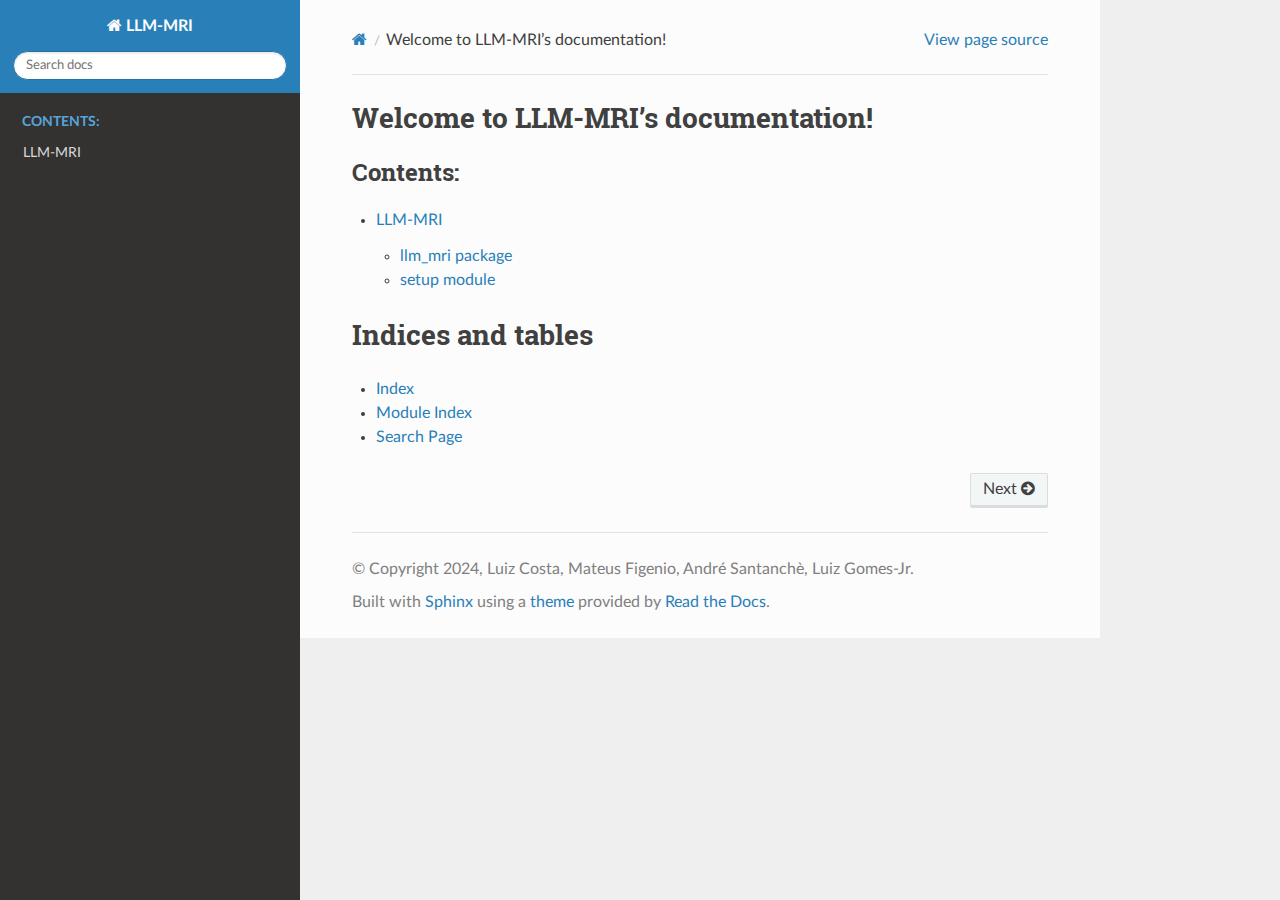
<file: docs/_build/html/index.html>
<!DOCTYPE html>
<html class="writer-html5" lang="en">
<head>
  <meta charset="utf-8" /><meta name="generator" content="Docutils 0.18.1: http://docutils.sourceforge.net/" />

  <meta name="viewport" content="width=device-width, initial-scale=1.0" />
  <title>Welcome to LLM-MRI’s documentation! &mdash; LLM-MRI 01.0 documentation</title>
      <link rel="stylesheet" type="text/css" href="_static/pygments.css" />
      <link rel="stylesheet" type="text/css" href="_static/css/theme.css" />

  
  <!--[if lt IE 9]>
    <script src="_static/js/html5shiv.min.js"></script>
  <![endif]-->
  
        <script data-url_root="./" id="documentation_options" src="_static/documentation_options.js"></script>
        <script src="_static/jquery.js"></script>
        <script src="_static/underscore.js"></script>
        <script src="_static/_sphinx_javascript_frameworks_compat.js"></script>
        <script src="_static/doctools.js"></script>
    <script src="_static/js/theme.js"></script>
    <link rel="index" title="Index" href="genindex.html" />
    <link rel="search" title="Search" href="search.html" />
    <link rel="next" title="LLM-MRI" href="modules.html" /> 
</head>

<body class="wy-body-for-nav"> 
  <div class="wy-grid-for-nav">
    <nav data-toggle="wy-nav-shift" class="wy-nav-side">
      <div class="wy-side-scroll">
        <div class="wy-side-nav-search" >

          
          
          <a href="#" class="icon icon-home">
            LLM-MRI
          </a>
<div role="search">
  <form id="rtd-search-form" class="wy-form" action="search.html" method="get">
    <input type="text" name="q" placeholder="Search docs" aria-label="Search docs" />
    <input type="hidden" name="check_keywords" value="yes" />
    <input type="hidden" name="area" value="default" />
  </form>
</div>
        </div><div class="wy-menu wy-menu-vertical" data-spy="affix" role="navigation" aria-label="Navigation menu">
              <p class="caption" role="heading"><span class="caption-text">Contents:</span></p>
<ul>
<li class="toctree-l1"><a class="reference internal" href="modules.html">LLM-MRI</a></li>
</ul>

        </div>
      </div>
    </nav>

    <section data-toggle="wy-nav-shift" class="wy-nav-content-wrap"><nav class="wy-nav-top" aria-label="Mobile navigation menu" >
          <i data-toggle="wy-nav-top" class="fa fa-bars"></i>
          <a href="#">LLM-MRI</a>
      </nav>

      <div class="wy-nav-content">
        <div class="rst-content">
          <div role="navigation" aria-label="Page navigation">
  <ul class="wy-breadcrumbs">
      <li><a href="#" class="icon icon-home" aria-label="Home"></a></li>
      <li class="breadcrumb-item active">Welcome to LLM-MRI’s documentation!</li>
      <li class="wy-breadcrumbs-aside">
            <a href="_sources/index.rst.txt" rel="nofollow"> View page source</a>
      </li>
  </ul>
  <hr/>
</div>
          <div role="main" class="document" itemscope="itemscope" itemtype="http://schema.org/Article">
           <div itemprop="articleBody">
             
  <section id="welcome-to-llm-mri-s-documentation">
<h1>Welcome to LLM-MRI’s documentation!<a class="headerlink" href="#welcome-to-llm-mri-s-documentation" title="Permalink to this heading"></a></h1>
<div class="toctree-wrapper compound">
<p class="caption" role="heading"><span class="caption-text">Contents:</span></p>
<ul>
<li class="toctree-l1"><a class="reference internal" href="modules.html">LLM-MRI</a><ul>
<li class="toctree-l2"><a class="reference internal" href="llm_mri.html">llm_mri package</a></li>
<li class="toctree-l2"><a class="reference internal" href="setup.html">setup module</a></li>
</ul>
</li>
</ul>
</div>
</section>
<section id="indices-and-tables">
<h1>Indices and tables<a class="headerlink" href="#indices-and-tables" title="Permalink to this heading"></a></h1>
<ul class="simple">
<li><p><a class="reference internal" href="genindex.html"><span class="std std-ref">Index</span></a></p></li>
<li><p><a class="reference internal" href="py-modindex.html"><span class="std std-ref">Module Index</span></a></p></li>
<li><p><a class="reference internal" href="search.html"><span class="std std-ref">Search Page</span></a></p></li>
</ul>
</section>


           </div>
          </div>
          <footer><div class="rst-footer-buttons" role="navigation" aria-label="Footer">
        <a href="modules.html" class="btn btn-neutral float-right" title="LLM-MRI" accesskey="n" rel="next">Next <span class="fa fa-arrow-circle-right" aria-hidden="true"></span></a>
    </div>

  <hr/>

  <div role="contentinfo">
    <p>&#169; Copyright 2024, Luiz Costa, Mateus Figenio, André Santanchè, Luiz Gomes-Jr.</p>
  </div>

  Built with <a href="https://www.sphinx-doc.org/">Sphinx</a> using a
    <a href="https://github.com/readthedocs/sphinx_rtd_theme">theme</a>
    provided by <a href="https://readthedocs.org">Read the Docs</a>.
   

</footer>
        </div>
      </div>
    </section>
  </div>
  <script>
      jQuery(function () {
          SphinxRtdTheme.Navigation.enable(true);
      });
  </script> 

</body>
</html>
</file>
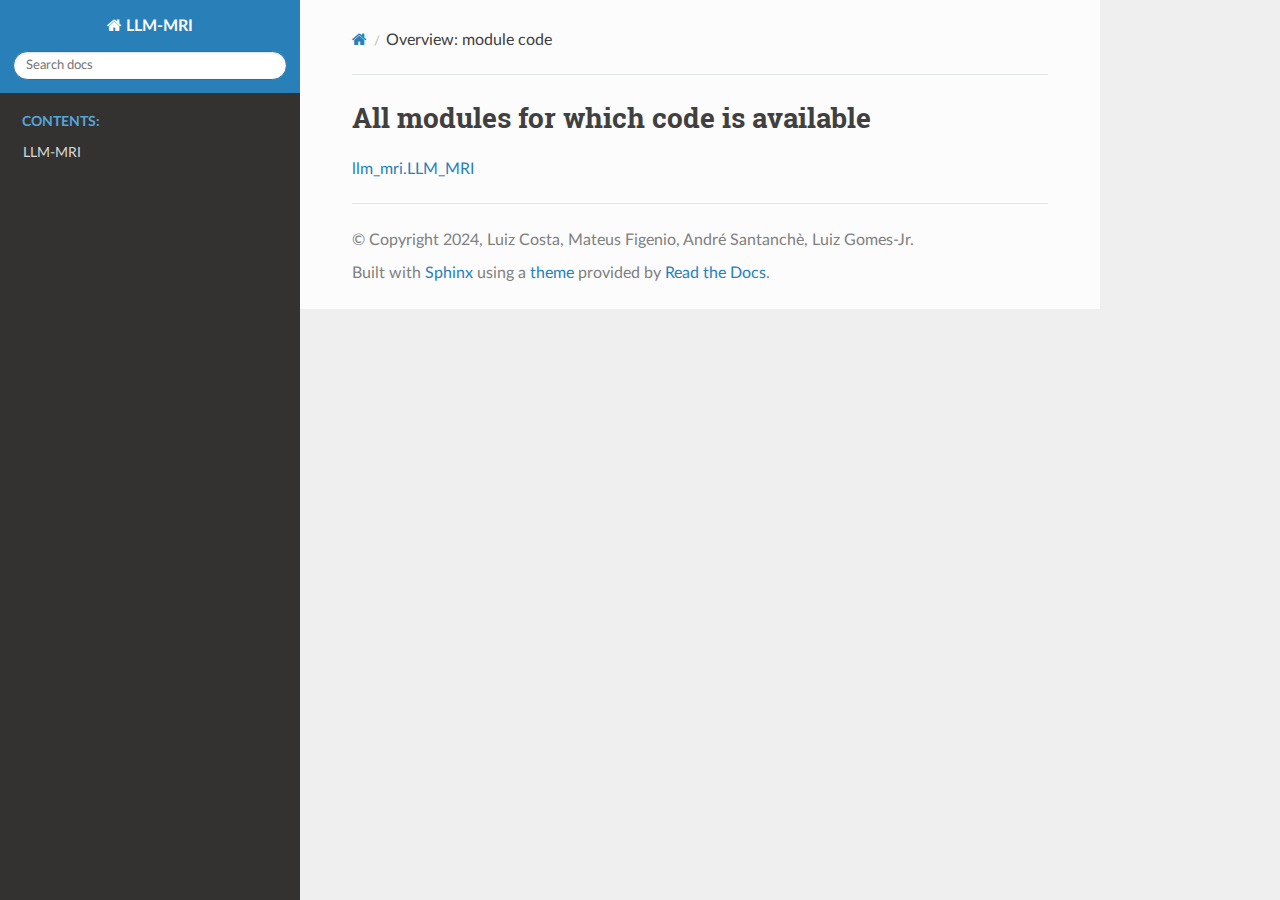
<file: docs/_build/html/_modules/index.html>
<!DOCTYPE html>
<html class="writer-html5" lang="en">
<head>
  <meta charset="utf-8" />
  <meta name="viewport" content="width=device-width, initial-scale=1.0" />
  <title>Overview: module code &mdash; LLM-MRI 01.0 documentation</title>
      <link rel="stylesheet" type="text/css" href="../_static/pygments.css" />
      <link rel="stylesheet" type="text/css" href="../_static/css/theme.css" />

  
  <!--[if lt IE 9]>
    <script src="../_static/js/html5shiv.min.js"></script>
  <![endif]-->
  
        <script data-url_root="../" id="documentation_options" src="../_static/documentation_options.js"></script>
        <script src="../_static/jquery.js"></script>
        <script src="../_static/underscore.js"></script>
        <script src="../_static/_sphinx_javascript_frameworks_compat.js"></script>
        <script src="../_static/doctools.js"></script>
    <script src="../_static/js/theme.js"></script>
    <link rel="index" title="Index" href="../genindex.html" />
    <link rel="search" title="Search" href="../search.html" /> 
</head>

<body class="wy-body-for-nav"> 
  <div class="wy-grid-for-nav">
    <nav data-toggle="wy-nav-shift" class="wy-nav-side">
      <div class="wy-side-scroll">
        <div class="wy-side-nav-search" >

          
          
          <a href="../index.html" class="icon icon-home">
            LLM-MRI
          </a>
<div role="search">
  <form id="rtd-search-form" class="wy-form" action="../search.html" method="get">
    <input type="text" name="q" placeholder="Search docs" aria-label="Search docs" />
    <input type="hidden" name="check_keywords" value="yes" />
    <input type="hidden" name="area" value="default" />
  </form>
</div>
        </div><div class="wy-menu wy-menu-vertical" data-spy="affix" role="navigation" aria-label="Navigation menu">
              <p class="caption" role="heading"><span class="caption-text">Contents:</span></p>
<ul>
<li class="toctree-l1"><a class="reference internal" href="../modules.html">LLM-MRI</a></li>
</ul>

        </div>
      </div>
    </nav>

    <section data-toggle="wy-nav-shift" class="wy-nav-content-wrap"><nav class="wy-nav-top" aria-label="Mobile navigation menu" >
          <i data-toggle="wy-nav-top" class="fa fa-bars"></i>
          <a href="../index.html">LLM-MRI</a>
      </nav>

      <div class="wy-nav-content">
        <div class="rst-content">
          <div role="navigation" aria-label="Page navigation">
  <ul class="wy-breadcrumbs">
      <li><a href="../index.html" class="icon icon-home" aria-label="Home"></a></li>
      <li class="breadcrumb-item active">Overview: module code</li>
      <li class="wy-breadcrumbs-aside">
      </li>
  </ul>
  <hr/>
</div>
          <div role="main" class="document" itemscope="itemscope" itemtype="http://schema.org/Article">
           <div itemprop="articleBody">
             
  <h1>All modules for which code is available</h1>
<ul><li><a href="llm_mri/LLM_MRI.html">llm_mri.LLM_MRI</a></li>
</ul>

           </div>
          </div>
          <footer>

  <hr/>

  <div role="contentinfo">
    <p>&#169; Copyright 2024, Luiz Costa, Mateus Figenio, André Santanchè, Luiz Gomes-Jr.</p>
  </div>

  Built with <a href="https://www.sphinx-doc.org/">Sphinx</a> using a
    <a href="https://github.com/readthedocs/sphinx_rtd_theme">theme</a>
    provided by <a href="https://readthedocs.org">Read the Docs</a>.
   

</footer>
        </div>
      </div>
    </section>
  </div>
  <script>
      jQuery(function () {
          SphinxRtdTheme.Navigation.enable(true);
      });
  </script> 

</body>
</html>
</file>
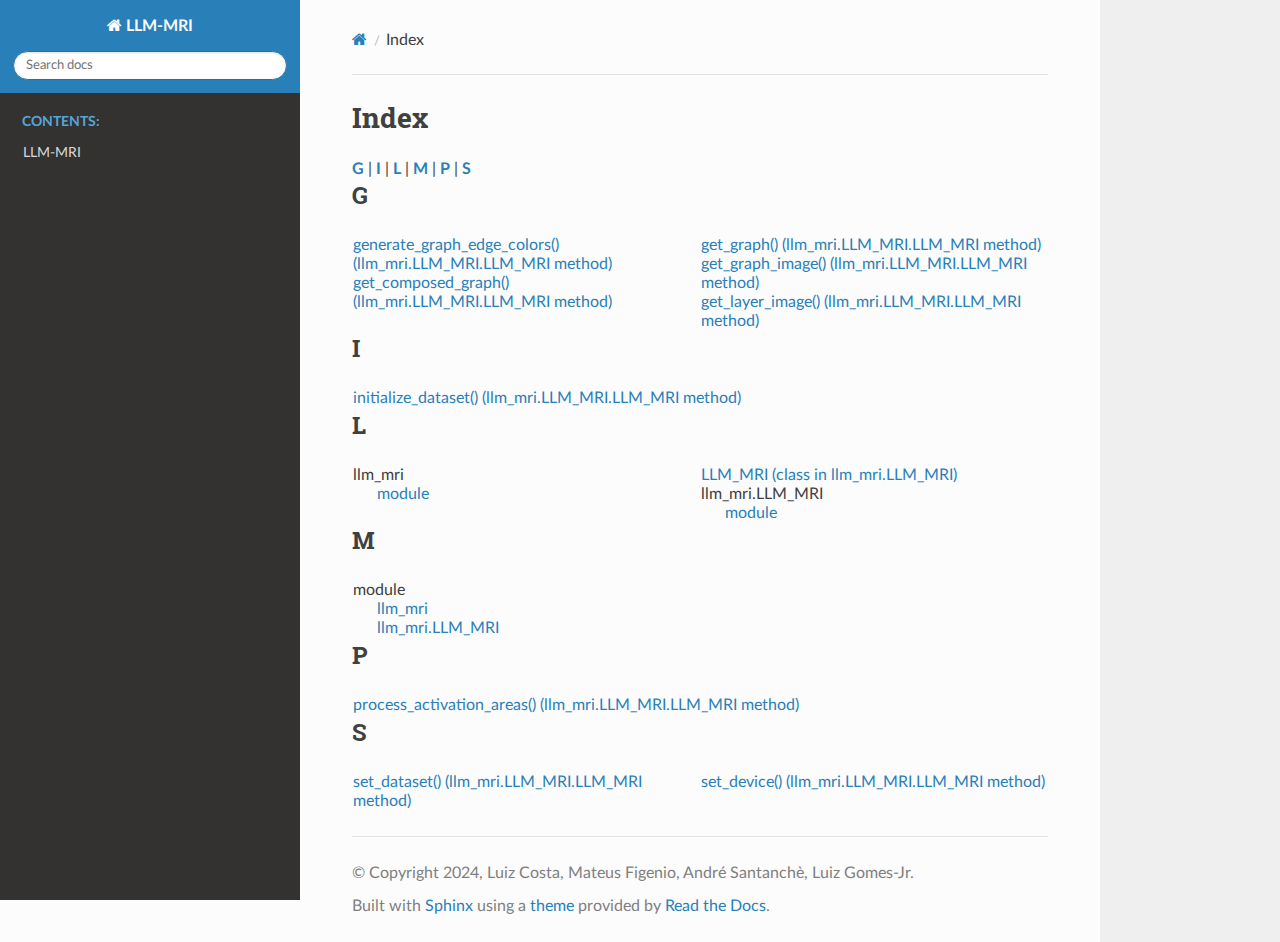
<file: docs/_build/html/genindex.html>
<!DOCTYPE html>
<html class="writer-html5" lang="en">
<head>
  <meta charset="utf-8" />
  <meta name="viewport" content="width=device-width, initial-scale=1.0" />
  <title>Index &mdash; LLM-MRI 01.0 documentation</title>
      <link rel="stylesheet" type="text/css" href="_static/pygments.css" />
      <link rel="stylesheet" type="text/css" href="_static/css/theme.css" />

  
  <!--[if lt IE 9]>
    <script src="_static/js/html5shiv.min.js"></script>
  <![endif]-->
  
        <script data-url_root="./" id="documentation_options" src="_static/documentation_options.js"></script>
        <script src="_static/jquery.js"></script>
        <script src="_static/underscore.js"></script>
        <script src="_static/_sphinx_javascript_frameworks_compat.js"></script>
        <script src="_static/doctools.js"></script>
    <script src="_static/js/theme.js"></script>
    <link rel="index" title="Index" href="#" />
    <link rel="search" title="Search" href="search.html" /> 
</head>

<body class="wy-body-for-nav"> 
  <div class="wy-grid-for-nav">
    <nav data-toggle="wy-nav-shift" class="wy-nav-side">
      <div class="wy-side-scroll">
        <div class="wy-side-nav-search" >

          
          
          <a href="index.html" class="icon icon-home">
            LLM-MRI
          </a>
<div role="search">
  <form id="rtd-search-form" class="wy-form" action="search.html" method="get">
    <input type="text" name="q" placeholder="Search docs" aria-label="Search docs" />
    <input type="hidden" name="check_keywords" value="yes" />
    <input type="hidden" name="area" value="default" />
  </form>
</div>
        </div><div class="wy-menu wy-menu-vertical" data-spy="affix" role="navigation" aria-label="Navigation menu">
              <p class="caption" role="heading"><span class="caption-text">Contents:</span></p>
<ul>
<li class="toctree-l1"><a class="reference internal" href="modules.html">LLM-MRI</a></li>
</ul>

        </div>
      </div>
    </nav>

    <section data-toggle="wy-nav-shift" class="wy-nav-content-wrap"><nav class="wy-nav-top" aria-label="Mobile navigation menu" >
          <i data-toggle="wy-nav-top" class="fa fa-bars"></i>
          <a href="index.html">LLM-MRI</a>
      </nav>

      <div class="wy-nav-content">
        <div class="rst-content">
          <div role="navigation" aria-label="Page navigation">
  <ul class="wy-breadcrumbs">
      <li><a href="index.html" class="icon icon-home" aria-label="Home"></a></li>
      <li class="breadcrumb-item active">Index</li>
      <li class="wy-breadcrumbs-aside">
      </li>
  </ul>
  <hr/>
</div>
          <div role="main" class="document" itemscope="itemscope" itemtype="http://schema.org/Article">
           <div itemprop="articleBody">
             

<h1 id="index">Index</h1>

<div class="genindex-jumpbox">
 <a href="#G"><strong>G</strong></a>
 | <a href="#I"><strong>I</strong></a>
 | <a href="#L"><strong>L</strong></a>
 | <a href="#M"><strong>M</strong></a>
 | <a href="#P"><strong>P</strong></a>
 | <a href="#S"><strong>S</strong></a>
 
</div>
<h2 id="G">G</h2>
<table style="width: 100%" class="indextable genindextable"><tr>
  <td style="width: 33%; vertical-align: top;"><ul>
      <li><a href="llm_mri.html#llm_mri.LLM_MRI.LLM_MRI.generate_graph_edge_colors">generate_graph_edge_colors() (llm_mri.LLM_MRI.LLM_MRI method)</a>
</li>
      <li><a href="llm_mri.html#llm_mri.LLM_MRI.LLM_MRI.get_composed_graph">get_composed_graph() (llm_mri.LLM_MRI.LLM_MRI method)</a>
</li>
  </ul></td>
  <td style="width: 33%; vertical-align: top;"><ul>
      <li><a href="llm_mri.html#llm_mri.LLM_MRI.LLM_MRI.get_graph">get_graph() (llm_mri.LLM_MRI.LLM_MRI method)</a>
</li>
      <li><a href="llm_mri.html#llm_mri.LLM_MRI.LLM_MRI.get_graph_image">get_graph_image() (llm_mri.LLM_MRI.LLM_MRI method)</a>
</li>
      <li><a href="llm_mri.html#llm_mri.LLM_MRI.LLM_MRI.get_layer_image">get_layer_image() (llm_mri.LLM_MRI.LLM_MRI method)</a>
</li>
  </ul></td>
</tr></table>

<h2 id="I">I</h2>
<table style="width: 100%" class="indextable genindextable"><tr>
  <td style="width: 33%; vertical-align: top;"><ul>
      <li><a href="llm_mri.html#llm_mri.LLM_MRI.LLM_MRI.initialize_dataset">initialize_dataset() (llm_mri.LLM_MRI.LLM_MRI method)</a>
</li>
  </ul></td>
</tr></table>

<h2 id="L">L</h2>
<table style="width: 100%" class="indextable genindextable"><tr>
  <td style="width: 33%; vertical-align: top;"><ul>
      <li>
    llm_mri

      <ul>
        <li><a href="llm_mri.html#module-llm_mri">module</a>
</li>
      </ul></li>
  </ul></td>
  <td style="width: 33%; vertical-align: top;"><ul>
      <li><a href="llm_mri.html#llm_mri.LLM_MRI.LLM_MRI">LLM_MRI (class in llm_mri.LLM_MRI)</a>
</li>
      <li>
    llm_mri.LLM_MRI

      <ul>
        <li><a href="llm_mri.html#module-llm_mri.LLM_MRI">module</a>
</li>
      </ul></li>
  </ul></td>
</tr></table>

<h2 id="M">M</h2>
<table style="width: 100%" class="indextable genindextable"><tr>
  <td style="width: 33%; vertical-align: top;"><ul>
      <li>
    module

      <ul>
        <li><a href="llm_mri.html#module-llm_mri">llm_mri</a>
</li>
        <li><a href="llm_mri.html#module-llm_mri.LLM_MRI">llm_mri.LLM_MRI</a>
</li>
      </ul></li>
  </ul></td>
</tr></table>

<h2 id="P">P</h2>
<table style="width: 100%" class="indextable genindextable"><tr>
  <td style="width: 33%; vertical-align: top;"><ul>
      <li><a href="llm_mri.html#llm_mri.LLM_MRI.LLM_MRI.process_activation_areas">process_activation_areas() (llm_mri.LLM_MRI.LLM_MRI method)</a>
</li>
  </ul></td>
</tr></table>

<h2 id="S">S</h2>
<table style="width: 100%" class="indextable genindextable"><tr>
  <td style="width: 33%; vertical-align: top;"><ul>
      <li><a href="llm_mri.html#llm_mri.LLM_MRI.LLM_MRI.set_dataset">set_dataset() (llm_mri.LLM_MRI.LLM_MRI method)</a>
</li>
  </ul></td>
  <td style="width: 33%; vertical-align: top;"><ul>
      <li><a href="llm_mri.html#llm_mri.LLM_MRI.LLM_MRI.set_device">set_device() (llm_mri.LLM_MRI.LLM_MRI method)</a>
</li>
  </ul></td>
</tr></table>



           </div>
          </div>
          <footer>

  <hr/>

  <div role="contentinfo">
    <p>&#169; Copyright 2024, Luiz Costa, Mateus Figenio, André Santanchè, Luiz Gomes-Jr.</p>
  </div>

  Built with <a href="https://www.sphinx-doc.org/">Sphinx</a> using a
    <a href="https://github.com/readthedocs/sphinx_rtd_theme">theme</a>
    provided by <a href="https://readthedocs.org">Read the Docs</a>.
   

</footer>
        </div>
      </div>
    </section>
  </div>
  <script>
      jQuery(function () {
          SphinxRtdTheme.Navigation.enable(true);
      });
  </script> 

</body>
</html>
</file>
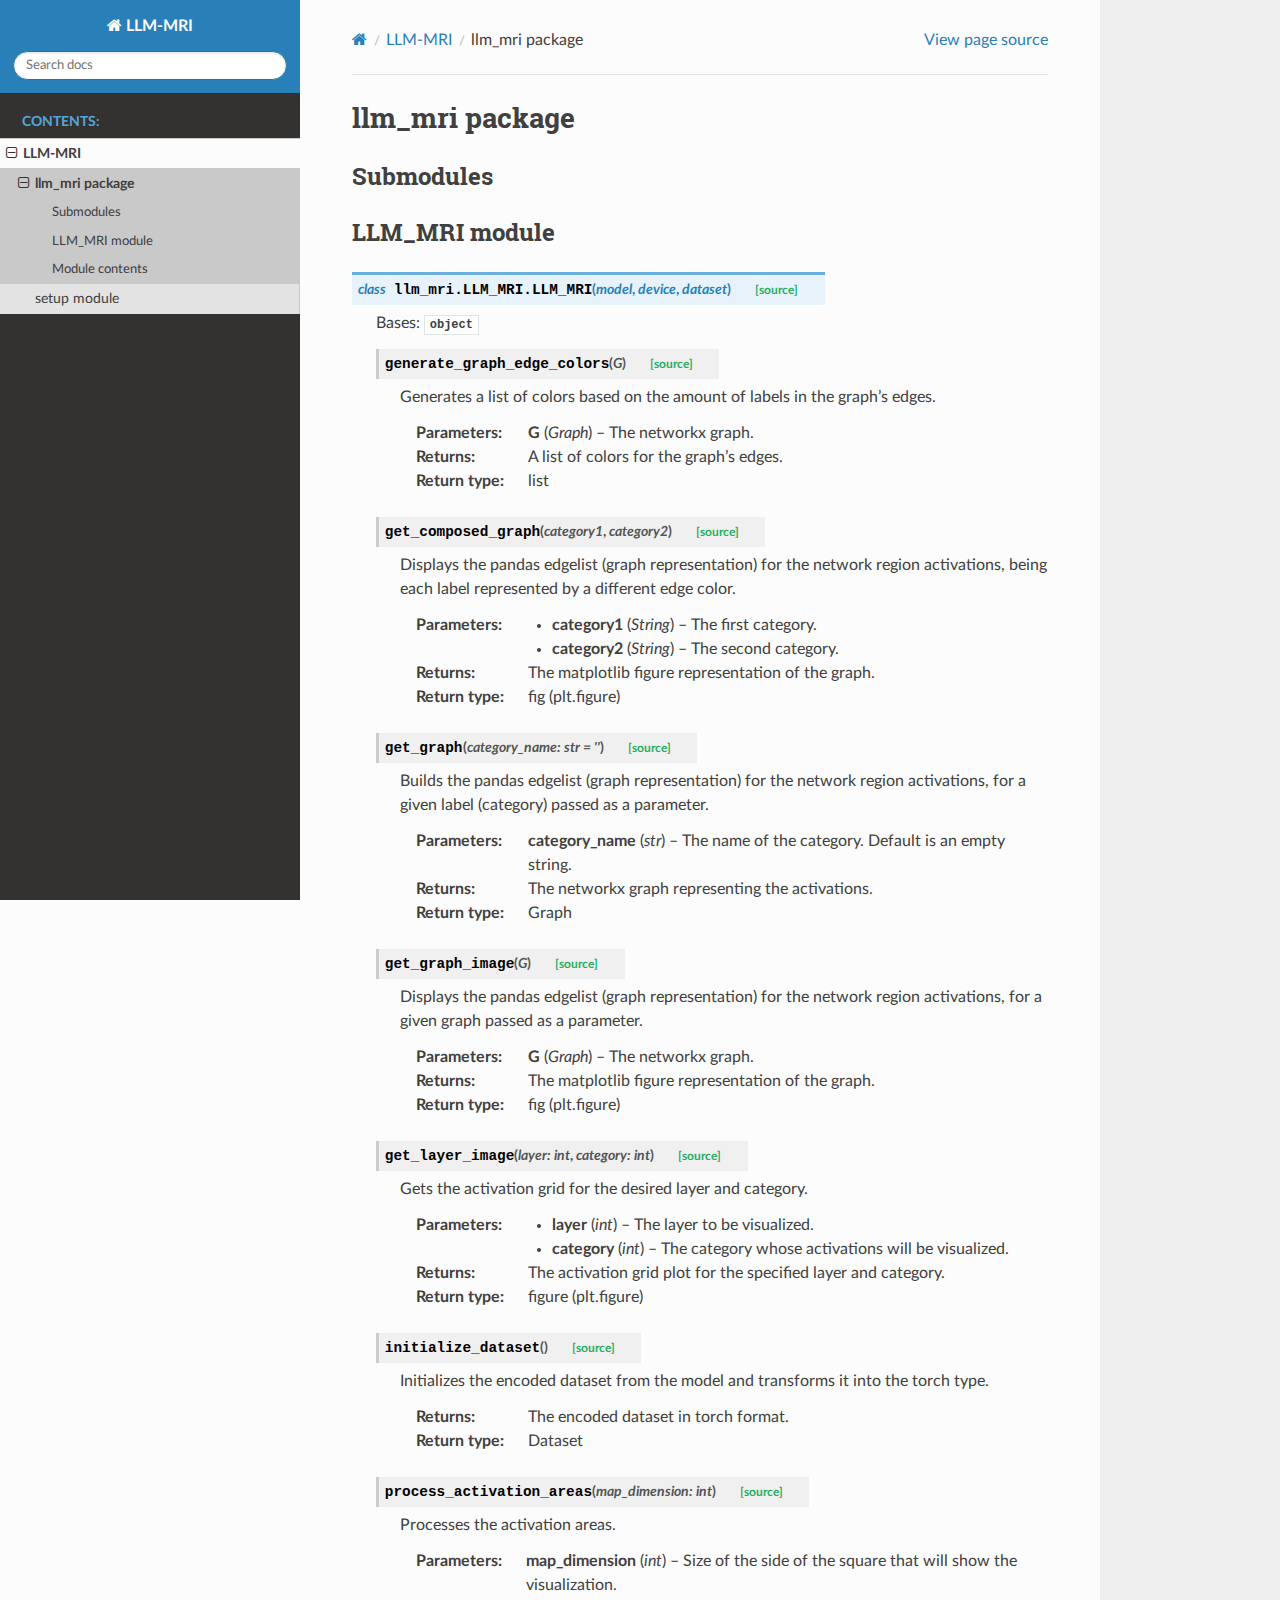
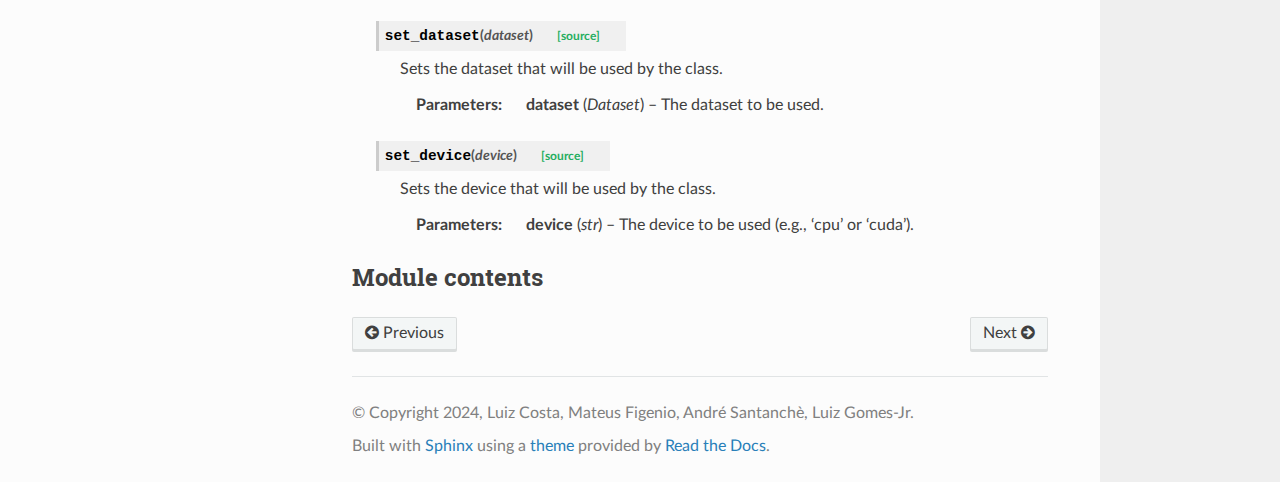
<file: docs/_build/html/llm_mri.html>
<!DOCTYPE html>
<html class="writer-html5" lang="en">
<head>
  <meta charset="utf-8" /><meta name="generator" content="Docutils 0.18.1: http://docutils.sourceforge.net/" />

  <meta name="viewport" content="width=device-width, initial-scale=1.0" />
  <title>llm_mri package &mdash; LLM-MRI 01.0 documentation</title>
      <link rel="stylesheet" type="text/css" href="_static/pygments.css" />
      <link rel="stylesheet" type="text/css" href="_static/css/theme.css" />

  
  <!--[if lt IE 9]>
    <script src="_static/js/html5shiv.min.js"></script>
  <![endif]-->
  
        <script data-url_root="./" id="documentation_options" src="_static/documentation_options.js"></script>
        <script src="_static/jquery.js"></script>
        <script src="_static/underscore.js"></script>
        <script src="_static/_sphinx_javascript_frameworks_compat.js"></script>
        <script src="_static/doctools.js"></script>
    <script src="_static/js/theme.js"></script>
    <link rel="index" title="Index" href="genindex.html" />
    <link rel="search" title="Search" href="search.html" />
    <link rel="next" title="setup module" href="setup.html" />
    <link rel="prev" title="LLM-MRI" href="modules.html" /> 
</head>

<body class="wy-body-for-nav"> 
  <div class="wy-grid-for-nav">
    <nav data-toggle="wy-nav-shift" class="wy-nav-side">
      <div class="wy-side-scroll">
        <div class="wy-side-nav-search" >

          
          
          <a href="index.html" class="icon icon-home">
            LLM-MRI
          </a>
<div role="search">
  <form id="rtd-search-form" class="wy-form" action="search.html" method="get">
    <input type="text" name="q" placeholder="Search docs" aria-label="Search docs" />
    <input type="hidden" name="check_keywords" value="yes" />
    <input type="hidden" name="area" value="default" />
  </form>
</div>
        </div><div class="wy-menu wy-menu-vertical" data-spy="affix" role="navigation" aria-label="Navigation menu">
              <p class="caption" role="heading"><span class="caption-text">Contents:</span></p>
<ul class="current">
<li class="toctree-l1 current"><a class="reference internal" href="modules.html">LLM-MRI</a><ul class="current">
<li class="toctree-l2 current"><a class="current reference internal" href="#">llm_mri package</a><ul>
<li class="toctree-l3"><a class="reference internal" href="#submodules">Submodules</a></li>
<li class="toctree-l3"><a class="reference internal" href="#module-llm_mri.LLM_MRI">LLM_MRI module</a></li>
<li class="toctree-l3"><a class="reference internal" href="#module-llm_mri">Module contents</a></li>
</ul>
</li>
<li class="toctree-l2"><a class="reference internal" href="setup.html">setup module</a></li>
</ul>
</li>
</ul>

        </div>
      </div>
    </nav>

    <section data-toggle="wy-nav-shift" class="wy-nav-content-wrap"><nav class="wy-nav-top" aria-label="Mobile navigation menu" >
          <i data-toggle="wy-nav-top" class="fa fa-bars"></i>
          <a href="index.html">LLM-MRI</a>
      </nav>

      <div class="wy-nav-content">
        <div class="rst-content">
          <div role="navigation" aria-label="Page navigation">
  <ul class="wy-breadcrumbs">
      <li><a href="index.html" class="icon icon-home" aria-label="Home"></a></li>
          <li class="breadcrumb-item"><a href="modules.html">LLM-MRI</a></li>
      <li class="breadcrumb-item active">llm_mri package</li>
      <li class="wy-breadcrumbs-aside">
            <a href="_sources/llm_mri.rst.txt" rel="nofollow"> View page source</a>
      </li>
  </ul>
  <hr/>
</div>
          <div role="main" class="document" itemscope="itemscope" itemtype="http://schema.org/Article">
           <div itemprop="articleBody">
             
  <section id="llm-mri-package">
<h1>llm_mri package<a class="headerlink" href="#llm-mri-package" title="Permalink to this heading"></a></h1>
<section id="submodules">
<h2>Submodules<a class="headerlink" href="#submodules" title="Permalink to this heading"></a></h2>
</section>
<section id="module-llm_mri.LLM_MRI">
<span id="llm-mri-module"></span><h2>LLM_MRI module<a class="headerlink" href="#module-llm_mri.LLM_MRI" title="Permalink to this heading"></a></h2>
<dl class="py class">
<dt class="sig sig-object py" id="llm_mri.LLM_MRI.LLM_MRI">
<em class="property"><span class="pre">class</span><span class="w"> </span></em><span class="sig-prename descclassname"><span class="pre">llm_mri.LLM_MRI.</span></span><span class="sig-name descname"><span class="pre">LLM_MRI</span></span><span class="sig-paren">(</span><em class="sig-param"><span class="n"><span class="pre">model</span></span></em>, <em class="sig-param"><span class="n"><span class="pre">device</span></span></em>, <em class="sig-param"><span class="n"><span class="pre">dataset</span></span></em><span class="sig-paren">)</span><a class="reference internal" href="_modules/llm_mri/LLM_MRI.html#LLM_MRI"><span class="viewcode-link"><span class="pre">[source]</span></span></a><a class="headerlink" href="#llm_mri.LLM_MRI.LLM_MRI" title="Permalink to this definition"></a></dt>
<dd><p>Bases: <code class="xref py py-class docutils literal notranslate"><span class="pre">object</span></code></p>
<dl class="py method">
<dt class="sig sig-object py" id="llm_mri.LLM_MRI.LLM_MRI.generate_graph_edge_colors">
<span class="sig-name descname"><span class="pre">generate_graph_edge_colors</span></span><span class="sig-paren">(</span><em class="sig-param"><span class="n"><span class="pre">G</span></span></em><span class="sig-paren">)</span><a class="reference internal" href="_modules/llm_mri/LLM_MRI.html#LLM_MRI.generate_graph_edge_colors"><span class="viewcode-link"><span class="pre">[source]</span></span></a><a class="headerlink" href="#llm_mri.LLM_MRI.LLM_MRI.generate_graph_edge_colors" title="Permalink to this definition"></a></dt>
<dd><p>Generates a list of colors based on the amount of labels in the graph’s edges.</p>
<dl class="field-list simple">
<dt class="field-odd">Parameters<span class="colon">:</span></dt>
<dd class="field-odd"><p><strong>G</strong> (<em>Graph</em>) – The networkx graph.</p>
</dd>
<dt class="field-even">Returns<span class="colon">:</span></dt>
<dd class="field-even"><p>A list of colors for the graph’s edges.</p>
</dd>
<dt class="field-odd">Return type<span class="colon">:</span></dt>
<dd class="field-odd"><p>list</p>
</dd>
</dl>
</dd></dl>

<dl class="py method">
<dt class="sig sig-object py" id="llm_mri.LLM_MRI.LLM_MRI.get_composed_graph">
<span class="sig-name descname"><span class="pre">get_composed_graph</span></span><span class="sig-paren">(</span><em class="sig-param"><span class="n"><span class="pre">category1</span></span></em>, <em class="sig-param"><span class="n"><span class="pre">category2</span></span></em><span class="sig-paren">)</span><a class="reference internal" href="_modules/llm_mri/LLM_MRI.html#LLM_MRI.get_composed_graph"><span class="viewcode-link"><span class="pre">[source]</span></span></a><a class="headerlink" href="#llm_mri.LLM_MRI.LLM_MRI.get_composed_graph" title="Permalink to this definition"></a></dt>
<dd><p>Displays the pandas edgelist (graph representation) for the network region activations,
being each label represented by a different edge color.</p>
<dl class="field-list simple">
<dt class="field-odd">Parameters<span class="colon">:</span></dt>
<dd class="field-odd"><ul class="simple">
<li><p><strong>category1</strong> (<em>String</em>) – The first category.</p></li>
<li><p><strong>category2</strong> (<em>String</em>) – The second category.</p></li>
</ul>
</dd>
<dt class="field-even">Returns<span class="colon">:</span></dt>
<dd class="field-even"><p>The matplotlib figure representation of the graph.</p>
</dd>
<dt class="field-odd">Return type<span class="colon">:</span></dt>
<dd class="field-odd"><p>fig (plt.figure)</p>
</dd>
</dl>
</dd></dl>

<dl class="py method">
<dt class="sig sig-object py" id="llm_mri.LLM_MRI.LLM_MRI.get_graph">
<span class="sig-name descname"><span class="pre">get_graph</span></span><span class="sig-paren">(</span><em class="sig-param"><span class="n"><span class="pre">category_name</span></span><span class="p"><span class="pre">:</span></span><span class="w"> </span><span class="n"><span class="pre">str</span></span><span class="w"> </span><span class="o"><span class="pre">=</span></span><span class="w"> </span><span class="default_value"><span class="pre">''</span></span></em><span class="sig-paren">)</span><a class="reference internal" href="_modules/llm_mri/LLM_MRI.html#LLM_MRI.get_graph"><span class="viewcode-link"><span class="pre">[source]</span></span></a><a class="headerlink" href="#llm_mri.LLM_MRI.LLM_MRI.get_graph" title="Permalink to this definition"></a></dt>
<dd><p>Builds the pandas edgelist (graph representation) for the network region activations,
for a given label (category) passed as a parameter.</p>
<dl class="field-list simple">
<dt class="field-odd">Parameters<span class="colon">:</span></dt>
<dd class="field-odd"><p><strong>category_name</strong> (<em>str</em>) – The name of the category. Default is an empty string.</p>
</dd>
<dt class="field-even">Returns<span class="colon">:</span></dt>
<dd class="field-even"><p>The networkx graph representing the activations.</p>
</dd>
<dt class="field-odd">Return type<span class="colon">:</span></dt>
<dd class="field-odd"><p>Graph</p>
</dd>
</dl>
</dd></dl>

<dl class="py method">
<dt class="sig sig-object py" id="llm_mri.LLM_MRI.LLM_MRI.get_graph_image">
<span class="sig-name descname"><span class="pre">get_graph_image</span></span><span class="sig-paren">(</span><em class="sig-param"><span class="n"><span class="pre">G</span></span></em><span class="sig-paren">)</span><a class="reference internal" href="_modules/llm_mri/LLM_MRI.html#LLM_MRI.get_graph_image"><span class="viewcode-link"><span class="pre">[source]</span></span></a><a class="headerlink" href="#llm_mri.LLM_MRI.LLM_MRI.get_graph_image" title="Permalink to this definition"></a></dt>
<dd><p>Displays the pandas edgelist (graph representation) for the network region activations,
for a given graph passed as a parameter.</p>
<dl class="field-list simple">
<dt class="field-odd">Parameters<span class="colon">:</span></dt>
<dd class="field-odd"><p><strong>G</strong> (<em>Graph</em>) – The networkx graph.</p>
</dd>
<dt class="field-even">Returns<span class="colon">:</span></dt>
<dd class="field-even"><p>The matplotlib figure representation of the graph.</p>
</dd>
<dt class="field-odd">Return type<span class="colon">:</span></dt>
<dd class="field-odd"><p>fig (plt.figure)</p>
</dd>
</dl>
</dd></dl>

<dl class="py method">
<dt class="sig sig-object py" id="llm_mri.LLM_MRI.LLM_MRI.get_layer_image">
<span class="sig-name descname"><span class="pre">get_layer_image</span></span><span class="sig-paren">(</span><em class="sig-param"><span class="n"><span class="pre">layer</span></span><span class="p"><span class="pre">:</span></span><span class="w"> </span><span class="n"><span class="pre">int</span></span></em>, <em class="sig-param"><span class="n"><span class="pre">category</span></span><span class="p"><span class="pre">:</span></span><span class="w"> </span><span class="n"><span class="pre">int</span></span></em><span class="sig-paren">)</span><a class="reference internal" href="_modules/llm_mri/LLM_MRI.html#LLM_MRI.get_layer_image"><span class="viewcode-link"><span class="pre">[source]</span></span></a><a class="headerlink" href="#llm_mri.LLM_MRI.LLM_MRI.get_layer_image" title="Permalink to this definition"></a></dt>
<dd><p>Gets the activation grid for the desired layer and category.</p>
<dl class="field-list simple">
<dt class="field-odd">Parameters<span class="colon">:</span></dt>
<dd class="field-odd"><ul class="simple">
<li><p><strong>layer</strong> (<em>int</em>) – The layer to be visualized.</p></li>
<li><p><strong>category</strong> (<em>int</em>) – The category whose activations will be visualized.</p></li>
</ul>
</dd>
<dt class="field-even">Returns<span class="colon">:</span></dt>
<dd class="field-even"><p>The activation grid plot for the specified layer and category.</p>
</dd>
<dt class="field-odd">Return type<span class="colon">:</span></dt>
<dd class="field-odd"><p>figure (plt.figure)</p>
</dd>
</dl>
</dd></dl>

<dl class="py method">
<dt class="sig sig-object py" id="llm_mri.LLM_MRI.LLM_MRI.initialize_dataset">
<span class="sig-name descname"><span class="pre">initialize_dataset</span></span><span class="sig-paren">(</span><span class="sig-paren">)</span><a class="reference internal" href="_modules/llm_mri/LLM_MRI.html#LLM_MRI.initialize_dataset"><span class="viewcode-link"><span class="pre">[source]</span></span></a><a class="headerlink" href="#llm_mri.LLM_MRI.LLM_MRI.initialize_dataset" title="Permalink to this definition"></a></dt>
<dd><p>Initializes the encoded dataset from the model and transforms it into the torch type.</p>
<dl class="field-list simple">
<dt class="field-odd">Returns<span class="colon">:</span></dt>
<dd class="field-odd"><p>The encoded dataset in torch format.</p>
</dd>
<dt class="field-even">Return type<span class="colon">:</span></dt>
<dd class="field-even"><p>Dataset</p>
</dd>
</dl>
</dd></dl>

<dl class="py method">
<dt class="sig sig-object py" id="llm_mri.LLM_MRI.LLM_MRI.process_activation_areas">
<span class="sig-name descname"><span class="pre">process_activation_areas</span></span><span class="sig-paren">(</span><em class="sig-param"><span class="n"><span class="pre">map_dimension</span></span><span class="p"><span class="pre">:</span></span><span class="w"> </span><span class="n"><span class="pre">int</span></span></em><span class="sig-paren">)</span><a class="reference internal" href="_modules/llm_mri/LLM_MRI.html#LLM_MRI.process_activation_areas"><span class="viewcode-link"><span class="pre">[source]</span></span></a><a class="headerlink" href="#llm_mri.LLM_MRI.LLM_MRI.process_activation_areas" title="Permalink to this definition"></a></dt>
<dd><p>Processes the activation areas.</p>
<dl class="field-list simple">
<dt class="field-odd">Parameters<span class="colon">:</span></dt>
<dd class="field-odd"><p><strong>map_dimension</strong> (<em>int</em>) – Size of the side of the square that will show the visualization.</p>
</dd>
</dl>
</dd></dl>

<dl class="py method">
<dt class="sig sig-object py" id="llm_mri.LLM_MRI.LLM_MRI.set_dataset">
<span class="sig-name descname"><span class="pre">set_dataset</span></span><span class="sig-paren">(</span><em class="sig-param"><span class="n"><span class="pre">dataset</span></span></em><span class="sig-paren">)</span><a class="reference internal" href="_modules/llm_mri/LLM_MRI.html#LLM_MRI.set_dataset"><span class="viewcode-link"><span class="pre">[source]</span></span></a><a class="headerlink" href="#llm_mri.LLM_MRI.LLM_MRI.set_dataset" title="Permalink to this definition"></a></dt>
<dd><p>Sets the dataset that will be used by the class.</p>
<dl class="field-list simple">
<dt class="field-odd">Parameters<span class="colon">:</span></dt>
<dd class="field-odd"><p><strong>dataset</strong> (<em>Dataset</em>) – The dataset to be used.</p>
</dd>
</dl>
</dd></dl>

<dl class="py method">
<dt class="sig sig-object py" id="llm_mri.LLM_MRI.LLM_MRI.set_device">
<span class="sig-name descname"><span class="pre">set_device</span></span><span class="sig-paren">(</span><em class="sig-param"><span class="n"><span class="pre">device</span></span></em><span class="sig-paren">)</span><a class="reference internal" href="_modules/llm_mri/LLM_MRI.html#LLM_MRI.set_device"><span class="viewcode-link"><span class="pre">[source]</span></span></a><a class="headerlink" href="#llm_mri.LLM_MRI.LLM_MRI.set_device" title="Permalink to this definition"></a></dt>
<dd><p>Sets the device that will be used by the class.</p>
<dl class="field-list simple">
<dt class="field-odd">Parameters<span class="colon">:</span></dt>
<dd class="field-odd"><p><strong>device</strong> (<em>str</em>) – The device to be used (e.g., ‘cpu’ or ‘cuda’).</p>
</dd>
</dl>
</dd></dl>

</dd></dl>

</section>
<section id="module-llm_mri">
<span id="module-contents"></span><h2>Module contents<a class="headerlink" href="#module-llm_mri" title="Permalink to this heading"></a></h2>
</section>
</section>


           </div>
          </div>
          <footer><div class="rst-footer-buttons" role="navigation" aria-label="Footer">
        <a href="modules.html" class="btn btn-neutral float-left" title="LLM-MRI" accesskey="p" rel="prev"><span class="fa fa-arrow-circle-left" aria-hidden="true"></span> Previous</a>
        <a href="setup.html" class="btn btn-neutral float-right" title="setup module" accesskey="n" rel="next">Next <span class="fa fa-arrow-circle-right" aria-hidden="true"></span></a>
    </div>

  <hr/>

  <div role="contentinfo">
    <p>&#169; Copyright 2024, Luiz Costa, Mateus Figenio, André Santanchè, Luiz Gomes-Jr.</p>
  </div>

  Built with <a href="https://www.sphinx-doc.org/">Sphinx</a> using a
    <a href="https://github.com/readthedocs/sphinx_rtd_theme">theme</a>
    provided by <a href="https://readthedocs.org">Read the Docs</a>.
   

</footer>
        </div>
      </div>
    </section>
  </div>
  <script>
      jQuery(function () {
          SphinxRtdTheme.Navigation.enable(true);
      });
  </script> 

</body>
</html>
</file>
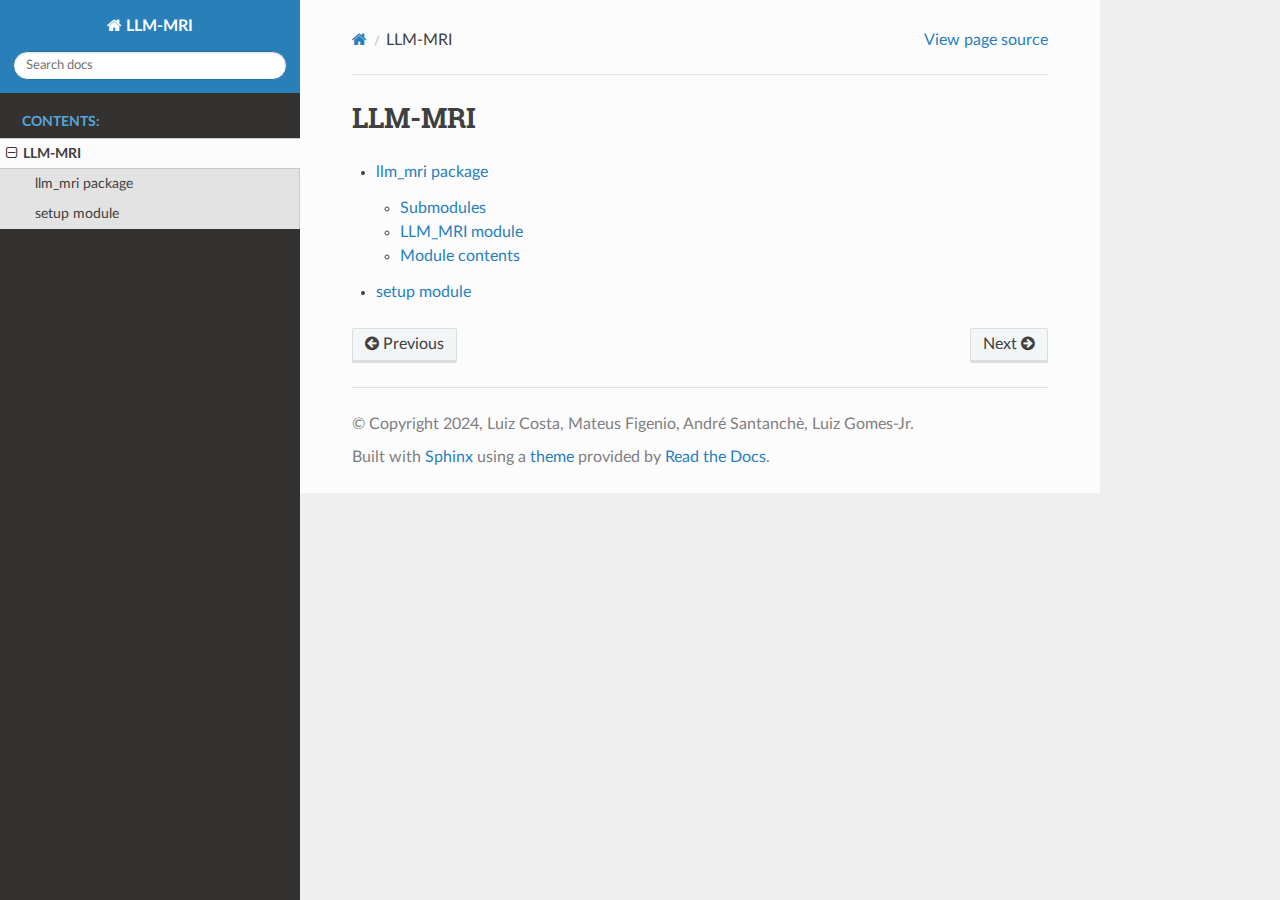
<file: docs/_build/html/modules.html>
<!DOCTYPE html>
<html class="writer-html5" lang="en">
<head>
  <meta charset="utf-8" /><meta name="generator" content="Docutils 0.18.1: http://docutils.sourceforge.net/" />

  <meta name="viewport" content="width=device-width, initial-scale=1.0" />
  <title>LLM-MRI &mdash; LLM-MRI 01.0 documentation</title>
      <link rel="stylesheet" type="text/css" href="_static/pygments.css" />
      <link rel="stylesheet" type="text/css" href="_static/css/theme.css" />

  
  <!--[if lt IE 9]>
    <script src="_static/js/html5shiv.min.js"></script>
  <![endif]-->
  
        <script data-url_root="./" id="documentation_options" src="_static/documentation_options.js"></script>
        <script src="_static/jquery.js"></script>
        <script src="_static/underscore.js"></script>
        <script src="_static/_sphinx_javascript_frameworks_compat.js"></script>
        <script src="_static/doctools.js"></script>
    <script src="_static/js/theme.js"></script>
    <link rel="index" title="Index" href="genindex.html" />
    <link rel="search" title="Search" href="search.html" />
    <link rel="next" title="llm_mri package" href="llm_mri.html" />
    <link rel="prev" title="Welcome to LLM-MRI’s documentation!" href="index.html" /> 
</head>

<body class="wy-body-for-nav"> 
  <div class="wy-grid-for-nav">
    <nav data-toggle="wy-nav-shift" class="wy-nav-side">
      <div class="wy-side-scroll">
        <div class="wy-side-nav-search" >

          
          
          <a href="index.html" class="icon icon-home">
            LLM-MRI
          </a>
<div role="search">
  <form id="rtd-search-form" class="wy-form" action="search.html" method="get">
    <input type="text" name="q" placeholder="Search docs" aria-label="Search docs" />
    <input type="hidden" name="check_keywords" value="yes" />
    <input type="hidden" name="area" value="default" />
  </form>
</div>
        </div><div class="wy-menu wy-menu-vertical" data-spy="affix" role="navigation" aria-label="Navigation menu">
              <p class="caption" role="heading"><span class="caption-text">Contents:</span></p>
<ul class="current">
<li class="toctree-l1 current"><a class="current reference internal" href="#">LLM-MRI</a><ul>
<li class="toctree-l2"><a class="reference internal" href="llm_mri.html">llm_mri package</a></li>
<li class="toctree-l2"><a class="reference internal" href="setup.html">setup module</a></li>
</ul>
</li>
</ul>

        </div>
      </div>
    </nav>

    <section data-toggle="wy-nav-shift" class="wy-nav-content-wrap"><nav class="wy-nav-top" aria-label="Mobile navigation menu" >
          <i data-toggle="wy-nav-top" class="fa fa-bars"></i>
          <a href="index.html">LLM-MRI</a>
      </nav>

      <div class="wy-nav-content">
        <div class="rst-content">
          <div role="navigation" aria-label="Page navigation">
  <ul class="wy-breadcrumbs">
      <li><a href="index.html" class="icon icon-home" aria-label="Home"></a></li>
      <li class="breadcrumb-item active">LLM-MRI</li>
      <li class="wy-breadcrumbs-aside">
            <a href="_sources/modules.rst.txt" rel="nofollow"> View page source</a>
      </li>
  </ul>
  <hr/>
</div>
          <div role="main" class="document" itemscope="itemscope" itemtype="http://schema.org/Article">
           <div itemprop="articleBody">
             
  <section id="llm-mri">
<h1>LLM-MRI<a class="headerlink" href="#llm-mri" title="Permalink to this heading"></a></h1>
<div class="toctree-wrapper compound">
<ul>
<li class="toctree-l1"><a class="reference internal" href="llm_mri.html">llm_mri package</a><ul>
<li class="toctree-l2"><a class="reference internal" href="llm_mri.html#submodules">Submodules</a></li>
<li class="toctree-l2"><a class="reference internal" href="llm_mri.html#module-llm_mri.LLM_MRI">LLM_MRI module</a></li>
<li class="toctree-l2"><a class="reference internal" href="llm_mri.html#module-llm_mri">Module contents</a></li>
</ul>
</li>
<li class="toctree-l1"><a class="reference internal" href="setup.html">setup module</a></li>
</ul>
</div>
</section>


           </div>
          </div>
          <footer><div class="rst-footer-buttons" role="navigation" aria-label="Footer">
        <a href="index.html" class="btn btn-neutral float-left" title="Welcome to LLM-MRI’s documentation!" accesskey="p" rel="prev"><span class="fa fa-arrow-circle-left" aria-hidden="true"></span> Previous</a>
        <a href="llm_mri.html" class="btn btn-neutral float-right" title="llm_mri package" accesskey="n" rel="next">Next <span class="fa fa-arrow-circle-right" aria-hidden="true"></span></a>
    </div>

  <hr/>

  <div role="contentinfo">
    <p>&#169; Copyright 2024, Luiz Costa, Mateus Figenio, André Santanchè, Luiz Gomes-Jr.</p>
  </div>

  Built with <a href="https://www.sphinx-doc.org/">Sphinx</a> using a
    <a href="https://github.com/readthedocs/sphinx_rtd_theme">theme</a>
    provided by <a href="https://readthedocs.org">Read the Docs</a>.
   

</footer>
        </div>
      </div>
    </section>
  </div>
  <script>
      jQuery(function () {
          SphinxRtdTheme.Navigation.enable(true);
      });
  </script> 

</body>
</html>
</file>
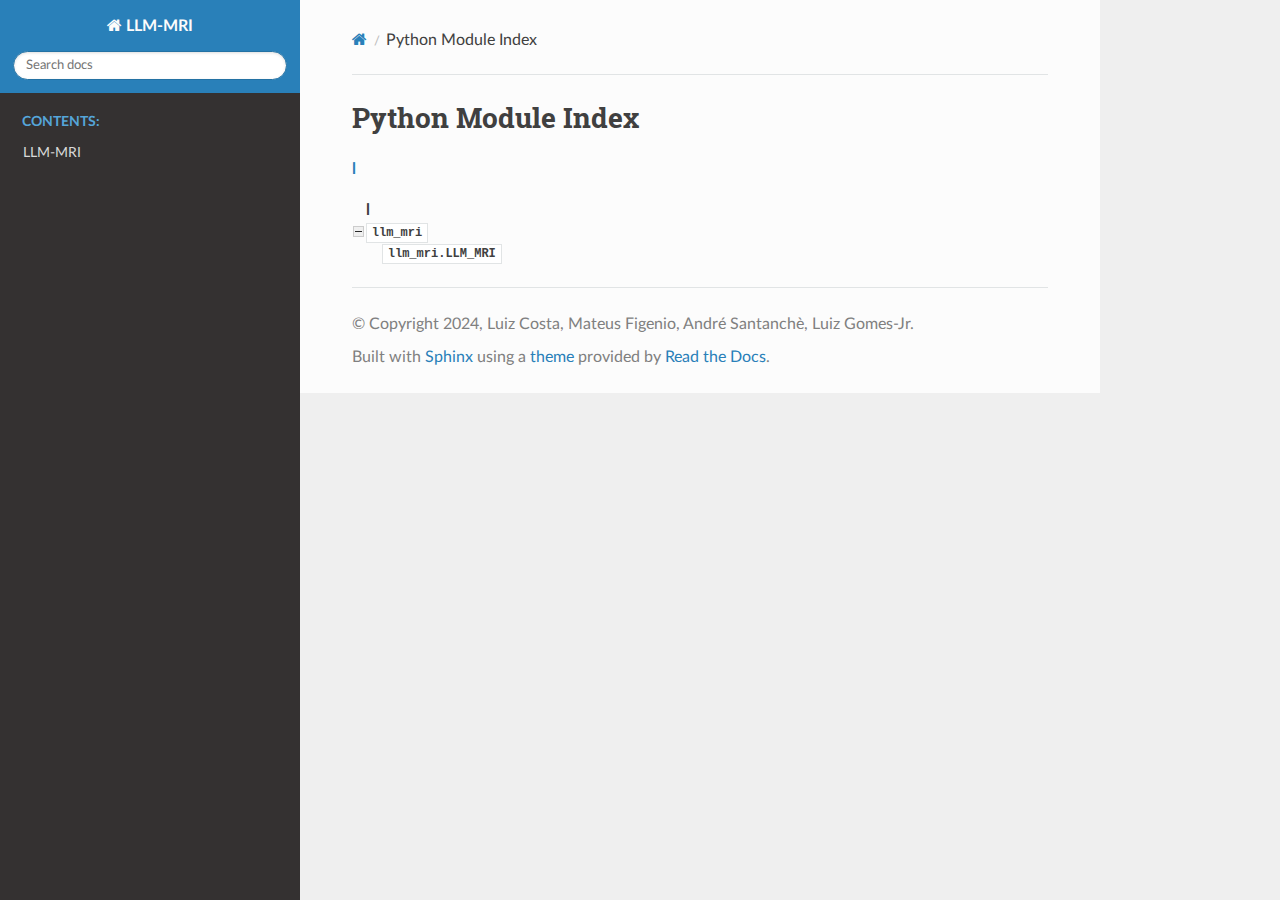
<file: docs/_build/html/py-modindex.html>
<!DOCTYPE html>
<html class="writer-html5" lang="en">
<head>
  <meta charset="utf-8" />
  <meta name="viewport" content="width=device-width, initial-scale=1.0" />
  <title>Python Module Index &mdash; LLM-MRI 01.0 documentation</title>
      <link rel="stylesheet" type="text/css" href="_static/pygments.css" />
      <link rel="stylesheet" type="text/css" href="_static/css/theme.css" />

  
  <!--[if lt IE 9]>
    <script src="_static/js/html5shiv.min.js"></script>
  <![endif]-->
  
        <script data-url_root="./" id="documentation_options" src="_static/documentation_options.js"></script>
        <script src="_static/jquery.js"></script>
        <script src="_static/underscore.js"></script>
        <script src="_static/_sphinx_javascript_frameworks_compat.js"></script>
        <script src="_static/doctools.js"></script>
    <script src="_static/js/theme.js"></script>
    <link rel="index" title="Index" href="genindex.html" />
    <link rel="search" title="Search" href="search.html" />
 


</head>

<body class="wy-body-for-nav"> 
  <div class="wy-grid-for-nav">
    <nav data-toggle="wy-nav-shift" class="wy-nav-side">
      <div class="wy-side-scroll">
        <div class="wy-side-nav-search" >

          
          
          <a href="index.html" class="icon icon-home">
            LLM-MRI
          </a>
<div role="search">
  <form id="rtd-search-form" class="wy-form" action="search.html" method="get">
    <input type="text" name="q" placeholder="Search docs" aria-label="Search docs" />
    <input type="hidden" name="check_keywords" value="yes" />
    <input type="hidden" name="area" value="default" />
  </form>
</div>
        </div><div class="wy-menu wy-menu-vertical" data-spy="affix" role="navigation" aria-label="Navigation menu">
              <p class="caption" role="heading"><span class="caption-text">Contents:</span></p>
<ul>
<li class="toctree-l1"><a class="reference internal" href="modules.html">LLM-MRI</a></li>
</ul>

        </div>
      </div>
    </nav>

    <section data-toggle="wy-nav-shift" class="wy-nav-content-wrap"><nav class="wy-nav-top" aria-label="Mobile navigation menu" >
          <i data-toggle="wy-nav-top" class="fa fa-bars"></i>
          <a href="index.html">LLM-MRI</a>
      </nav>

      <div class="wy-nav-content">
        <div class="rst-content">
          <div role="navigation" aria-label="Page navigation">
  <ul class="wy-breadcrumbs">
      <li><a href="index.html" class="icon icon-home" aria-label="Home"></a></li>
      <li class="breadcrumb-item active">Python Module Index</li>
      <li class="wy-breadcrumbs-aside">
      </li>
  </ul>
  <hr/>
</div>
          <div role="main" class="document" itemscope="itemscope" itemtype="http://schema.org/Article">
           <div itemprop="articleBody">
             

   <h1>Python Module Index</h1>

   <div class="modindex-jumpbox">
   <a href="#cap-l"><strong>l</strong></a>
   </div>

   <table class="indextable modindextable">
     <tr class="pcap"><td></td><td>&#160;</td><td></td></tr>
     <tr class="cap" id="cap-l"><td></td><td>
       <strong>l</strong></td><td></td></tr>
     <tr>
       <td><img src="_static/minus.png" class="toggler"
              id="toggle-1" style="display: none" alt="-" /></td>
       <td>
       <a href="llm_mri.html#module-llm_mri"><code class="xref">llm_mri</code></a></td><td>
       <em></em></td></tr>
     <tr class="cg-1">
       <td></td>
       <td>&#160;&#160;&#160;
       <a href="llm_mri.html#module-llm_mri.LLM_MRI"><code class="xref">llm_mri.LLM_MRI</code></a></td><td>
       <em></em></td></tr>
   </table>


           </div>
          </div>
          <footer>

  <hr/>

  <div role="contentinfo">
    <p>&#169; Copyright 2024, Luiz Costa, Mateus Figenio, André Santanchè, Luiz Gomes-Jr.</p>
  </div>

  Built with <a href="https://www.sphinx-doc.org/">Sphinx</a> using a
    <a href="https://github.com/readthedocs/sphinx_rtd_theme">theme</a>
    provided by <a href="https://readthedocs.org">Read the Docs</a>.
   

</footer>
        </div>
      </div>
    </section>
  </div>
  <script>
      jQuery(function () {
          SphinxRtdTheme.Navigation.enable(true);
      });
  </script> 

</body>
</html>
</file>
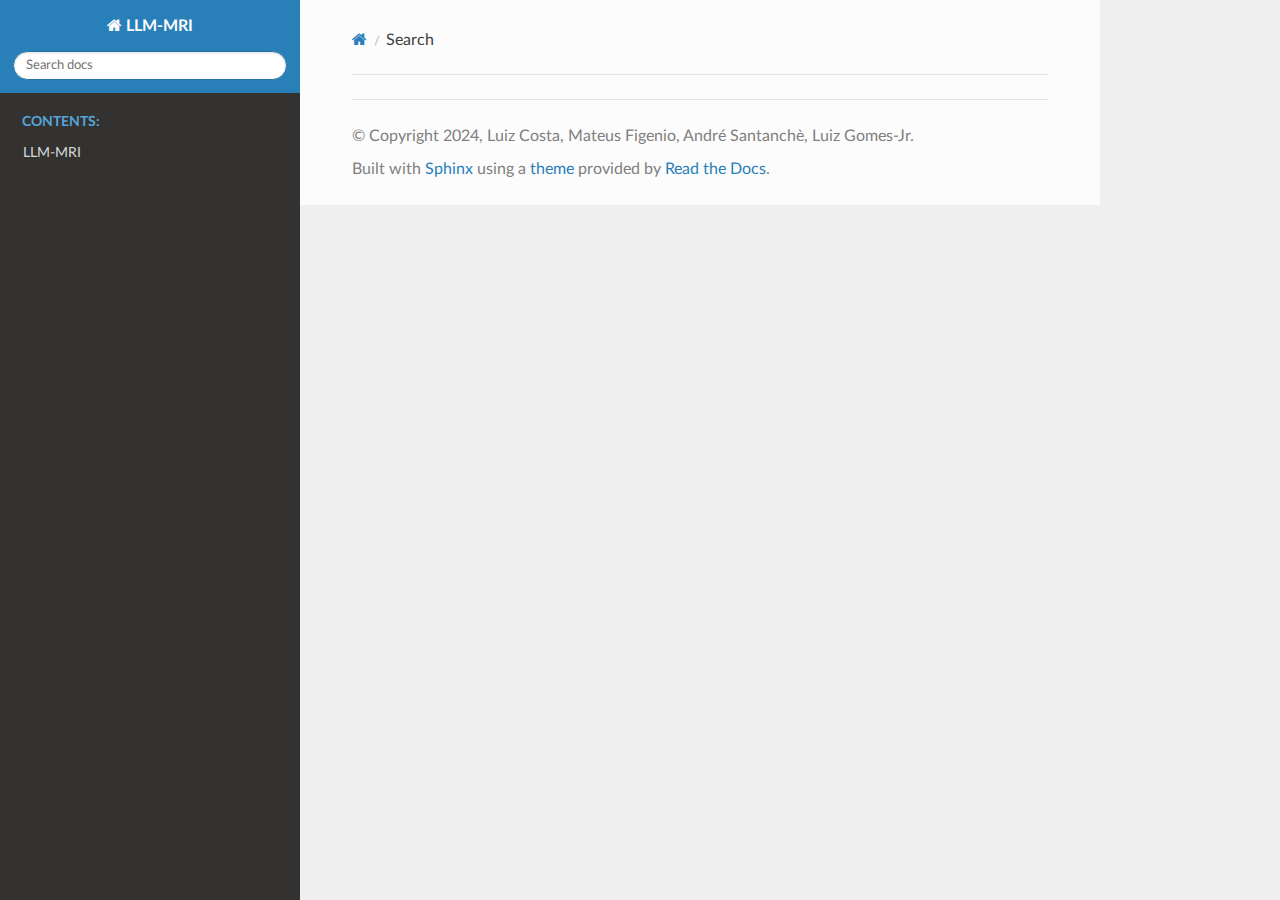
<file: docs/_build/html/search.html>
<!DOCTYPE html>
<html class="writer-html5" lang="en">
<head>
  <meta charset="utf-8" />
  <meta name="viewport" content="width=device-width, initial-scale=1.0" />
  <title>Search &mdash; LLM-MRI 01.0 documentation</title>
      <link rel="stylesheet" type="text/css" href="_static/pygments.css" />
      <link rel="stylesheet" type="text/css" href="_static/css/theme.css" />

  
    
  <!--[if lt IE 9]>
    <script src="_static/js/html5shiv.min.js"></script>
  <![endif]-->
  
        <script data-url_root="./" id="documentation_options" src="_static/documentation_options.js"></script>
        <script src="_static/jquery.js"></script>
        <script src="_static/underscore.js"></script>
        <script src="_static/_sphinx_javascript_frameworks_compat.js"></script>
        <script src="_static/doctools.js"></script>
    <script src="_static/js/theme.js"></script>
    <script src="_static/searchtools.js"></script>
    <script src="_static/language_data.js"></script>
    <link rel="index" title="Index" href="genindex.html" />
    <link rel="search" title="Search" href="#" /> 
</head>

<body class="wy-body-for-nav"> 
  <div class="wy-grid-for-nav">
    <nav data-toggle="wy-nav-shift" class="wy-nav-side">
      <div class="wy-side-scroll">
        <div class="wy-side-nav-search" >

          
          
          <a href="index.html" class="icon icon-home">
            LLM-MRI
          </a>
<div role="search">
  <form id="rtd-search-form" class="wy-form" action="#" method="get">
    <input type="text" name="q" placeholder="Search docs" aria-label="Search docs" />
    <input type="hidden" name="check_keywords" value="yes" />
    <input type="hidden" name="area" value="default" />
  </form>
</div>
        </div><div class="wy-menu wy-menu-vertical" data-spy="affix" role="navigation" aria-label="Navigation menu">
              <p class="caption" role="heading"><span class="caption-text">Contents:</span></p>
<ul>
<li class="toctree-l1"><a class="reference internal" href="modules.html">LLM-MRI</a></li>
</ul>

        </div>
      </div>
    </nav>

    <section data-toggle="wy-nav-shift" class="wy-nav-content-wrap"><nav class="wy-nav-top" aria-label="Mobile navigation menu" >
          <i data-toggle="wy-nav-top" class="fa fa-bars"></i>
          <a href="index.html">LLM-MRI</a>
      </nav>

      <div class="wy-nav-content">
        <div class="rst-content">
          <div role="navigation" aria-label="Page navigation">
  <ul class="wy-breadcrumbs">
      <li><a href="index.html" class="icon icon-home" aria-label="Home"></a></li>
      <li class="breadcrumb-item active">Search</li>
      <li class="wy-breadcrumbs-aside">
      </li>
  </ul>
  <hr/>
</div>
          <div role="main" class="document" itemscope="itemscope" itemtype="http://schema.org/Article">
           <div itemprop="articleBody">
             
  <noscript>
  <div id="fallback" class="admonition warning">
    <p class="last">
      Please activate JavaScript to enable the search functionality.
    </p>
  </div>
  </noscript>

  
  <div id="search-results">
  
  </div>

           </div>
          </div>
          <footer>

  <hr/>

  <div role="contentinfo">
    <p>&#169; Copyright 2024, Luiz Costa, Mateus Figenio, André Santanchè, Luiz Gomes-Jr.</p>
  </div>

  Built with <a href="https://www.sphinx-doc.org/">Sphinx</a> using a
    <a href="https://github.com/readthedocs/sphinx_rtd_theme">theme</a>
    provided by <a href="https://readthedocs.org">Read the Docs</a>.
   

</footer>
        </div>
      </div>
    </section>
  </div>
  <script>
      jQuery(function () {
          SphinxRtdTheme.Navigation.enable(true);
      });
  </script>
  <script>
    jQuery(function() { Search.loadIndex("searchindex.js"); });
  </script>
  
  <script id="searchindexloader"></script>
   


</body>
</html>
</file>
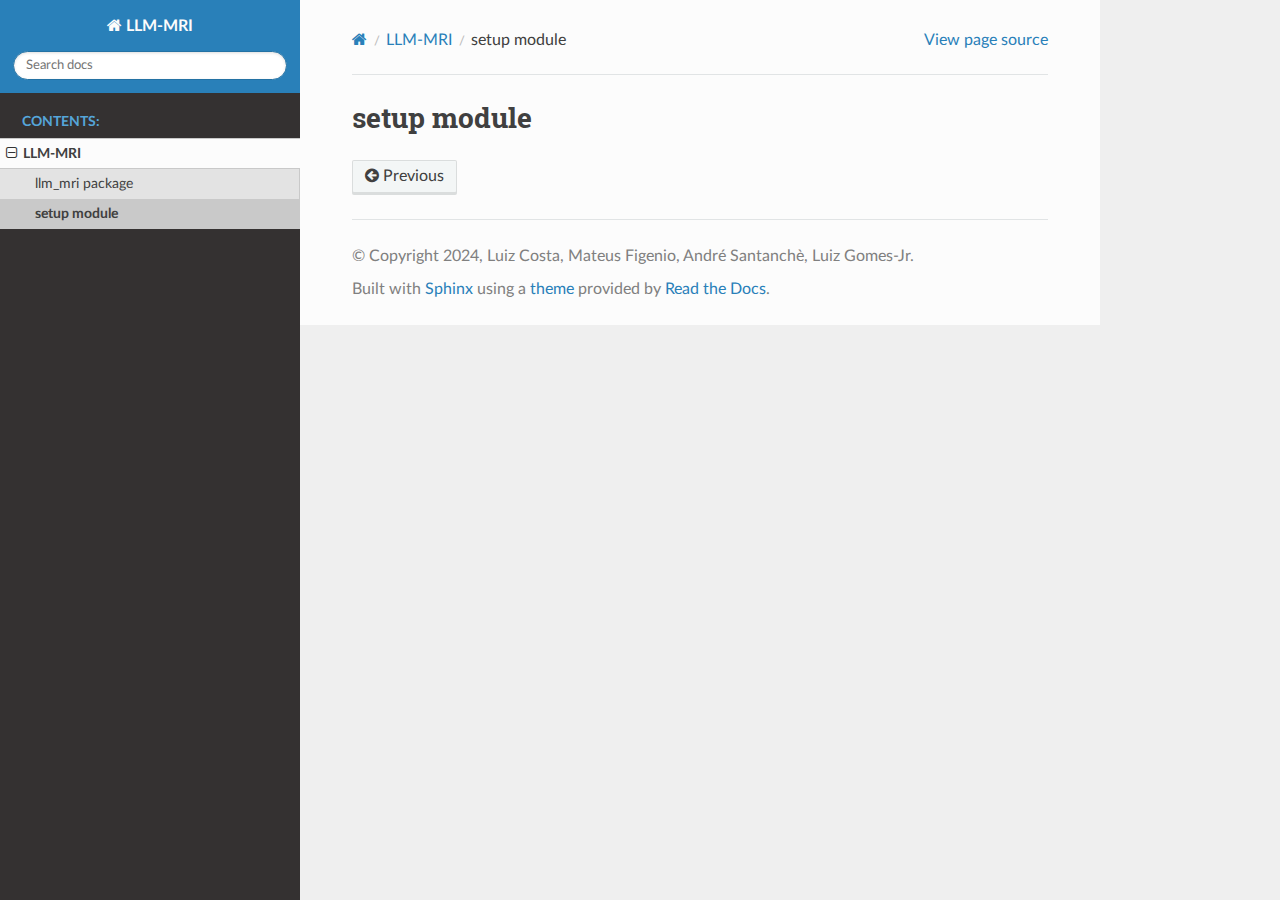
<file: docs/_build/html/setup.html>
<!DOCTYPE html>
<html class="writer-html5" lang="en">
<head>
  <meta charset="utf-8" /><meta name="generator" content="Docutils 0.18.1: http://docutils.sourceforge.net/" />

  <meta name="viewport" content="width=device-width, initial-scale=1.0" />
  <title>setup module &mdash; LLM-MRI 01.0 documentation</title>
      <link rel="stylesheet" type="text/css" href="_static/pygments.css" />
      <link rel="stylesheet" type="text/css" href="_static/css/theme.css" />

  
  <!--[if lt IE 9]>
    <script src="_static/js/html5shiv.min.js"></script>
  <![endif]-->
  
        <script data-url_root="./" id="documentation_options" src="_static/documentation_options.js"></script>
        <script src="_static/jquery.js"></script>
        <script src="_static/underscore.js"></script>
        <script src="_static/_sphinx_javascript_frameworks_compat.js"></script>
        <script src="_static/doctools.js"></script>
    <script src="_static/js/theme.js"></script>
    <link rel="index" title="Index" href="genindex.html" />
    <link rel="search" title="Search" href="search.html" />
    <link rel="prev" title="llm_mri package" href="llm_mri.html" /> 
</head>

<body class="wy-body-for-nav"> 
  <div class="wy-grid-for-nav">
    <nav data-toggle="wy-nav-shift" class="wy-nav-side">
      <div class="wy-side-scroll">
        <div class="wy-side-nav-search" >

          
          
          <a href="index.html" class="icon icon-home">
            LLM-MRI
          </a>
<div role="search">
  <form id="rtd-search-form" class="wy-form" action="search.html" method="get">
    <input type="text" name="q" placeholder="Search docs" aria-label="Search docs" />
    <input type="hidden" name="check_keywords" value="yes" />
    <input type="hidden" name="area" value="default" />
  </form>
</div>
        </div><div class="wy-menu wy-menu-vertical" data-spy="affix" role="navigation" aria-label="Navigation menu">
              <p class="caption" role="heading"><span class="caption-text">Contents:</span></p>
<ul class="current">
<li class="toctree-l1 current"><a class="reference internal" href="modules.html">LLM-MRI</a><ul class="current">
<li class="toctree-l2"><a class="reference internal" href="llm_mri.html">llm_mri package</a></li>
<li class="toctree-l2 current"><a class="current reference internal" href="#">setup module</a></li>
</ul>
</li>
</ul>

        </div>
      </div>
    </nav>

    <section data-toggle="wy-nav-shift" class="wy-nav-content-wrap"><nav class="wy-nav-top" aria-label="Mobile navigation menu" >
          <i data-toggle="wy-nav-top" class="fa fa-bars"></i>
          <a href="index.html">LLM-MRI</a>
      </nav>

      <div class="wy-nav-content">
        <div class="rst-content">
          <div role="navigation" aria-label="Page navigation">
  <ul class="wy-breadcrumbs">
      <li><a href="index.html" class="icon icon-home" aria-label="Home"></a></li>
          <li class="breadcrumb-item"><a href="modules.html">LLM-MRI</a></li>
      <li class="breadcrumb-item active">setup module</li>
      <li class="wy-breadcrumbs-aside">
            <a href="_sources/setup.rst.txt" rel="nofollow"> View page source</a>
      </li>
  </ul>
  <hr/>
</div>
          <div role="main" class="document" itemscope="itemscope" itemtype="http://schema.org/Article">
           <div itemprop="articleBody">
             
  <section id="setup-module">
<h1>setup module<a class="headerlink" href="#setup-module" title="Permalink to this heading"></a></h1>
</section>


           </div>
          </div>
          <footer><div class="rst-footer-buttons" role="navigation" aria-label="Footer">
        <a href="llm_mri.html" class="btn btn-neutral float-left" title="llm_mri package" accesskey="p" rel="prev"><span class="fa fa-arrow-circle-left" aria-hidden="true"></span> Previous</a>
    </div>

  <hr/>

  <div role="contentinfo">
    <p>&#169; Copyright 2024, Luiz Costa, Mateus Figenio, André Santanchè, Luiz Gomes-Jr.</p>
  </div>

  Built with <a href="https://www.sphinx-doc.org/">Sphinx</a> using a
    <a href="https://github.com/readthedocs/sphinx_rtd_theme">theme</a>
    provided by <a href="https://readthedocs.org">Read the Docs</a>.
   

</footer>
        </div>
      </div>
    </section>
  </div>
  <script>
      jQuery(function () {
          SphinxRtdTheme.Navigation.enable(true);
      });
  </script> 

</body>
</html>
</file>
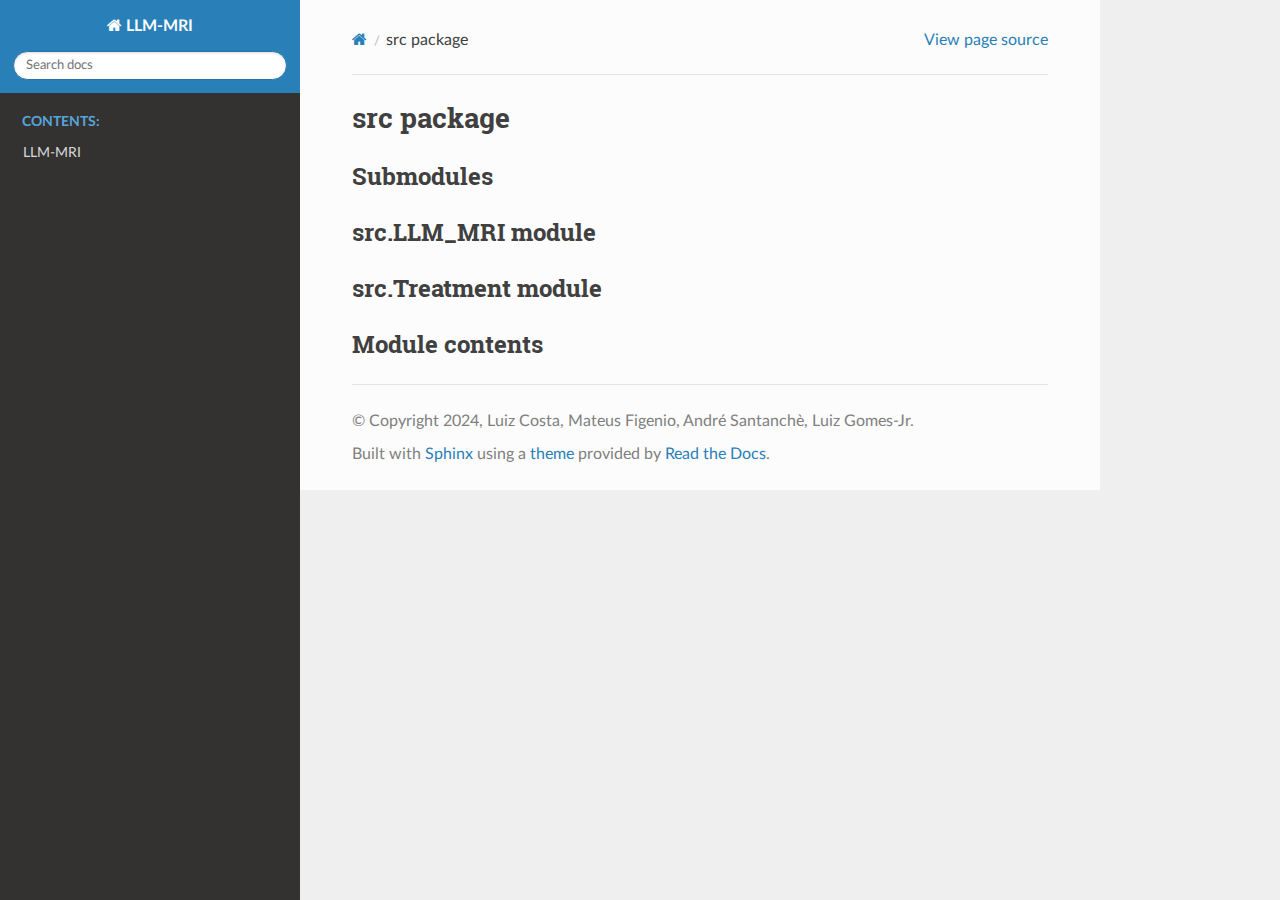
<file: docs/_build/html/src.html>
<!DOCTYPE html>
<html class="writer-html5" lang="en">
<head>
  <meta charset="utf-8" /><meta name="generator" content="Docutils 0.18.1: http://docutils.sourceforge.net/" />

  <meta name="viewport" content="width=device-width, initial-scale=1.0" />
  <title>src package &mdash; LLM-MRI 01.0 documentation</title>
      <link rel="stylesheet" type="text/css" href="_static/pygments.css" />
      <link rel="stylesheet" type="text/css" href="_static/css/theme.css" />

  
  <!--[if lt IE 9]>
    <script src="_static/js/html5shiv.min.js"></script>
  <![endif]-->
  
        <script data-url_root="./" id="documentation_options" src="_static/documentation_options.js"></script>
        <script src="_static/jquery.js"></script>
        <script src="_static/underscore.js"></script>
        <script src="_static/_sphinx_javascript_frameworks_compat.js"></script>
        <script src="_static/doctools.js"></script>
    <script src="_static/js/theme.js"></script>
    <link rel="index" title="Index" href="genindex.html" />
    <link rel="search" title="Search" href="search.html" /> 
</head>

<body class="wy-body-for-nav"> 
  <div class="wy-grid-for-nav">
    <nav data-toggle="wy-nav-shift" class="wy-nav-side">
      <div class="wy-side-scroll">
        <div class="wy-side-nav-search" >

          
          
          <a href="index.html" class="icon icon-home">
            LLM-MRI
          </a>
<div role="search">
  <form id="rtd-search-form" class="wy-form" action="search.html" method="get">
    <input type="text" name="q" placeholder="Search docs" aria-label="Search docs" />
    <input type="hidden" name="check_keywords" value="yes" />
    <input type="hidden" name="area" value="default" />
  </form>
</div>
        </div><div class="wy-menu wy-menu-vertical" data-spy="affix" role="navigation" aria-label="Navigation menu">
              <p class="caption" role="heading"><span class="caption-text">Contents:</span></p>
<ul>
<li class="toctree-l1"><a class="reference internal" href="modules.html">LLM-MRI</a></li>
</ul>

        </div>
      </div>
    </nav>

    <section data-toggle="wy-nav-shift" class="wy-nav-content-wrap"><nav class="wy-nav-top" aria-label="Mobile navigation menu" >
          <i data-toggle="wy-nav-top" class="fa fa-bars"></i>
          <a href="index.html">LLM-MRI</a>
      </nav>

      <div class="wy-nav-content">
        <div class="rst-content">
          <div role="navigation" aria-label="Page navigation">
  <ul class="wy-breadcrumbs">
      <li><a href="index.html" class="icon icon-home" aria-label="Home"></a></li>
      <li class="breadcrumb-item active">src package</li>
      <li class="wy-breadcrumbs-aside">
            <a href="_sources/src.rst.txt" rel="nofollow"> View page source</a>
      </li>
  </ul>
  <hr/>
</div>
          <div role="main" class="document" itemscope="itemscope" itemtype="http://schema.org/Article">
           <div itemprop="articleBody">
             
  <section id="src-package">
<h1>src package<a class="headerlink" href="#src-package" title="Permalink to this heading"></a></h1>
<section id="submodules">
<h2>Submodules<a class="headerlink" href="#submodules" title="Permalink to this heading"></a></h2>
</section>
<section id="src-llm-mri-module">
<h2>src.LLM_MRI module<a class="headerlink" href="#src-llm-mri-module" title="Permalink to this heading"></a></h2>
</section>
<section id="src-treatment-module">
<h2>src.Treatment module<a class="headerlink" href="#src-treatment-module" title="Permalink to this heading"></a></h2>
</section>
<section id="module-contents">
<h2>Module contents<a class="headerlink" href="#module-contents" title="Permalink to this heading"></a></h2>
</section>
</section>


           </div>
          </div>
          <footer>

  <hr/>

  <div role="contentinfo">
    <p>&#169; Copyright 2024, Luiz Costa, Mateus Figenio, André Santanchè, Luiz Gomes-Jr.</p>
  </div>

  Built with <a href="https://www.sphinx-doc.org/">Sphinx</a> using a
    <a href="https://github.com/readthedocs/sphinx_rtd_theme">theme</a>
    provided by <a href="https://readthedocs.org">Read the Docs</a>.
   

</footer>
        </div>
      </div>
    </section>
  </div>
  <script>
      jQuery(function () {
          SphinxRtdTheme.Navigation.enable(true);
      });
  </script> 

</body>
</html>
</file>
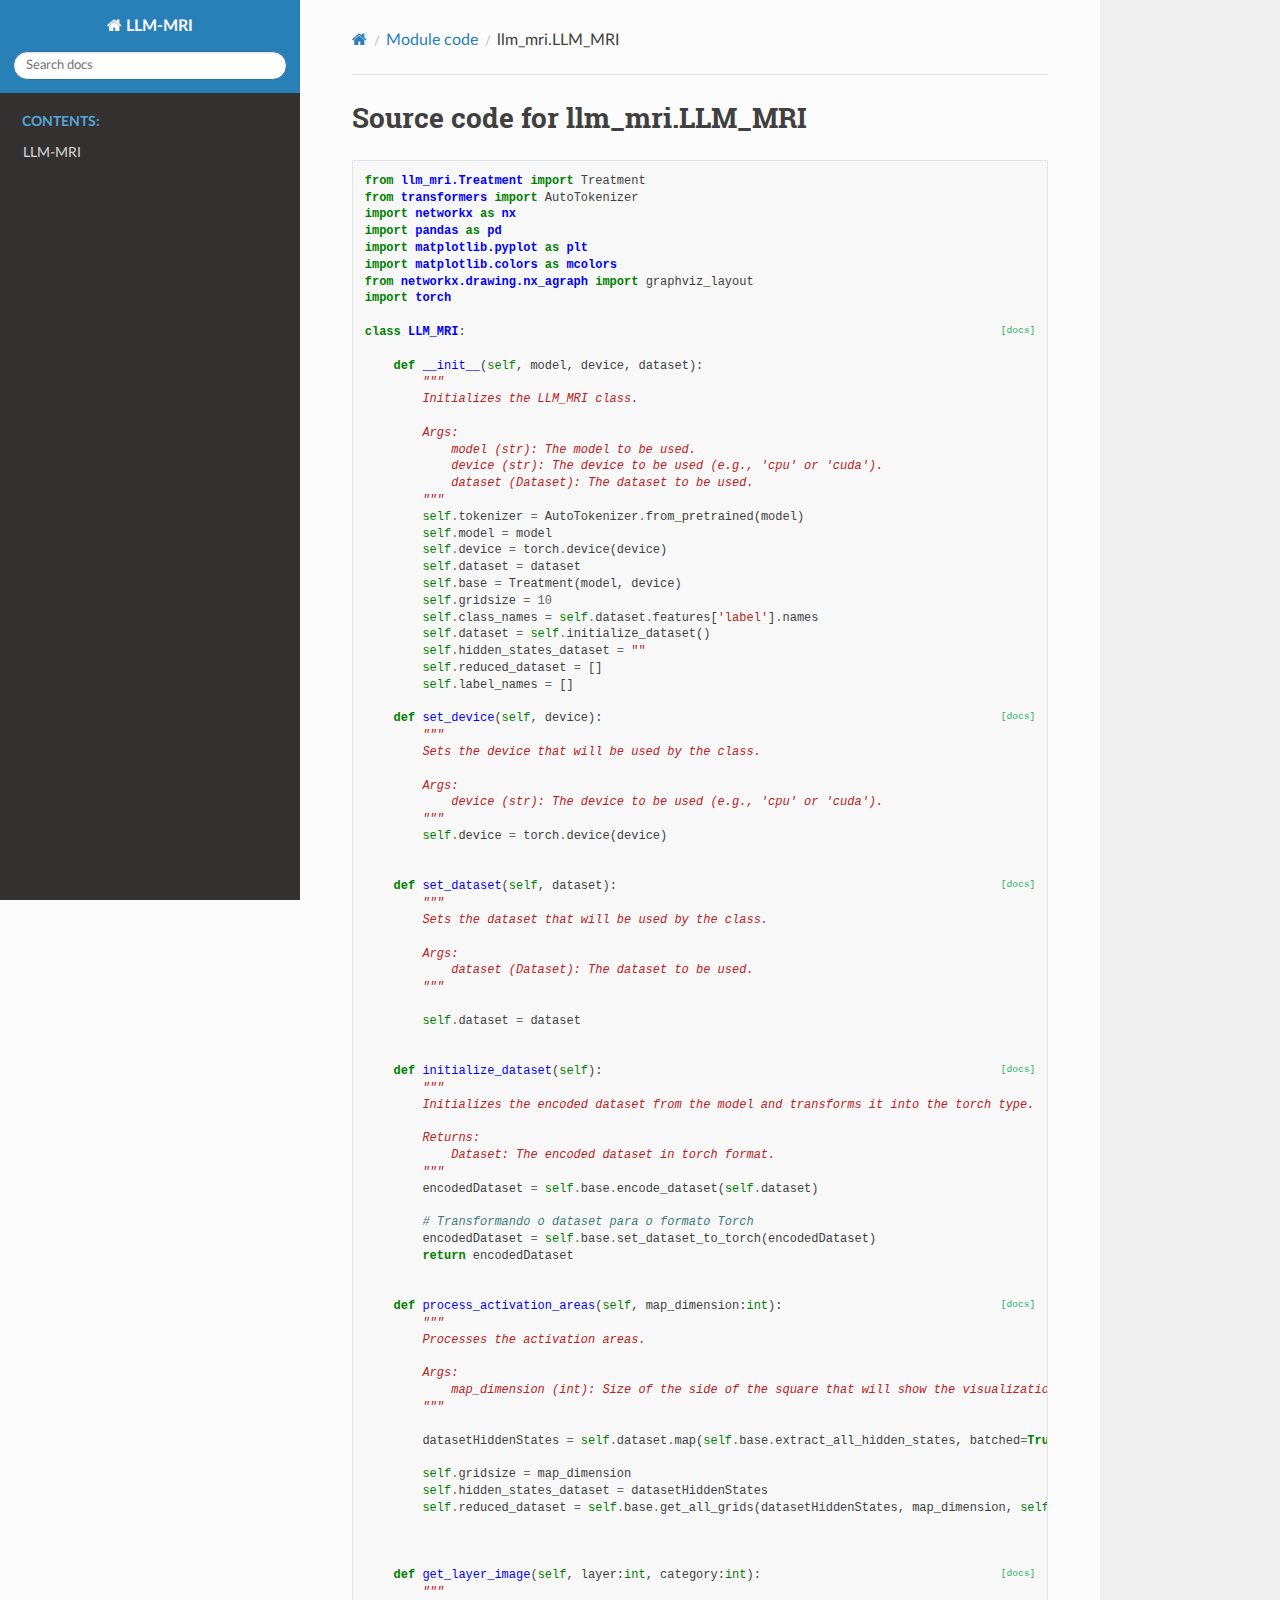
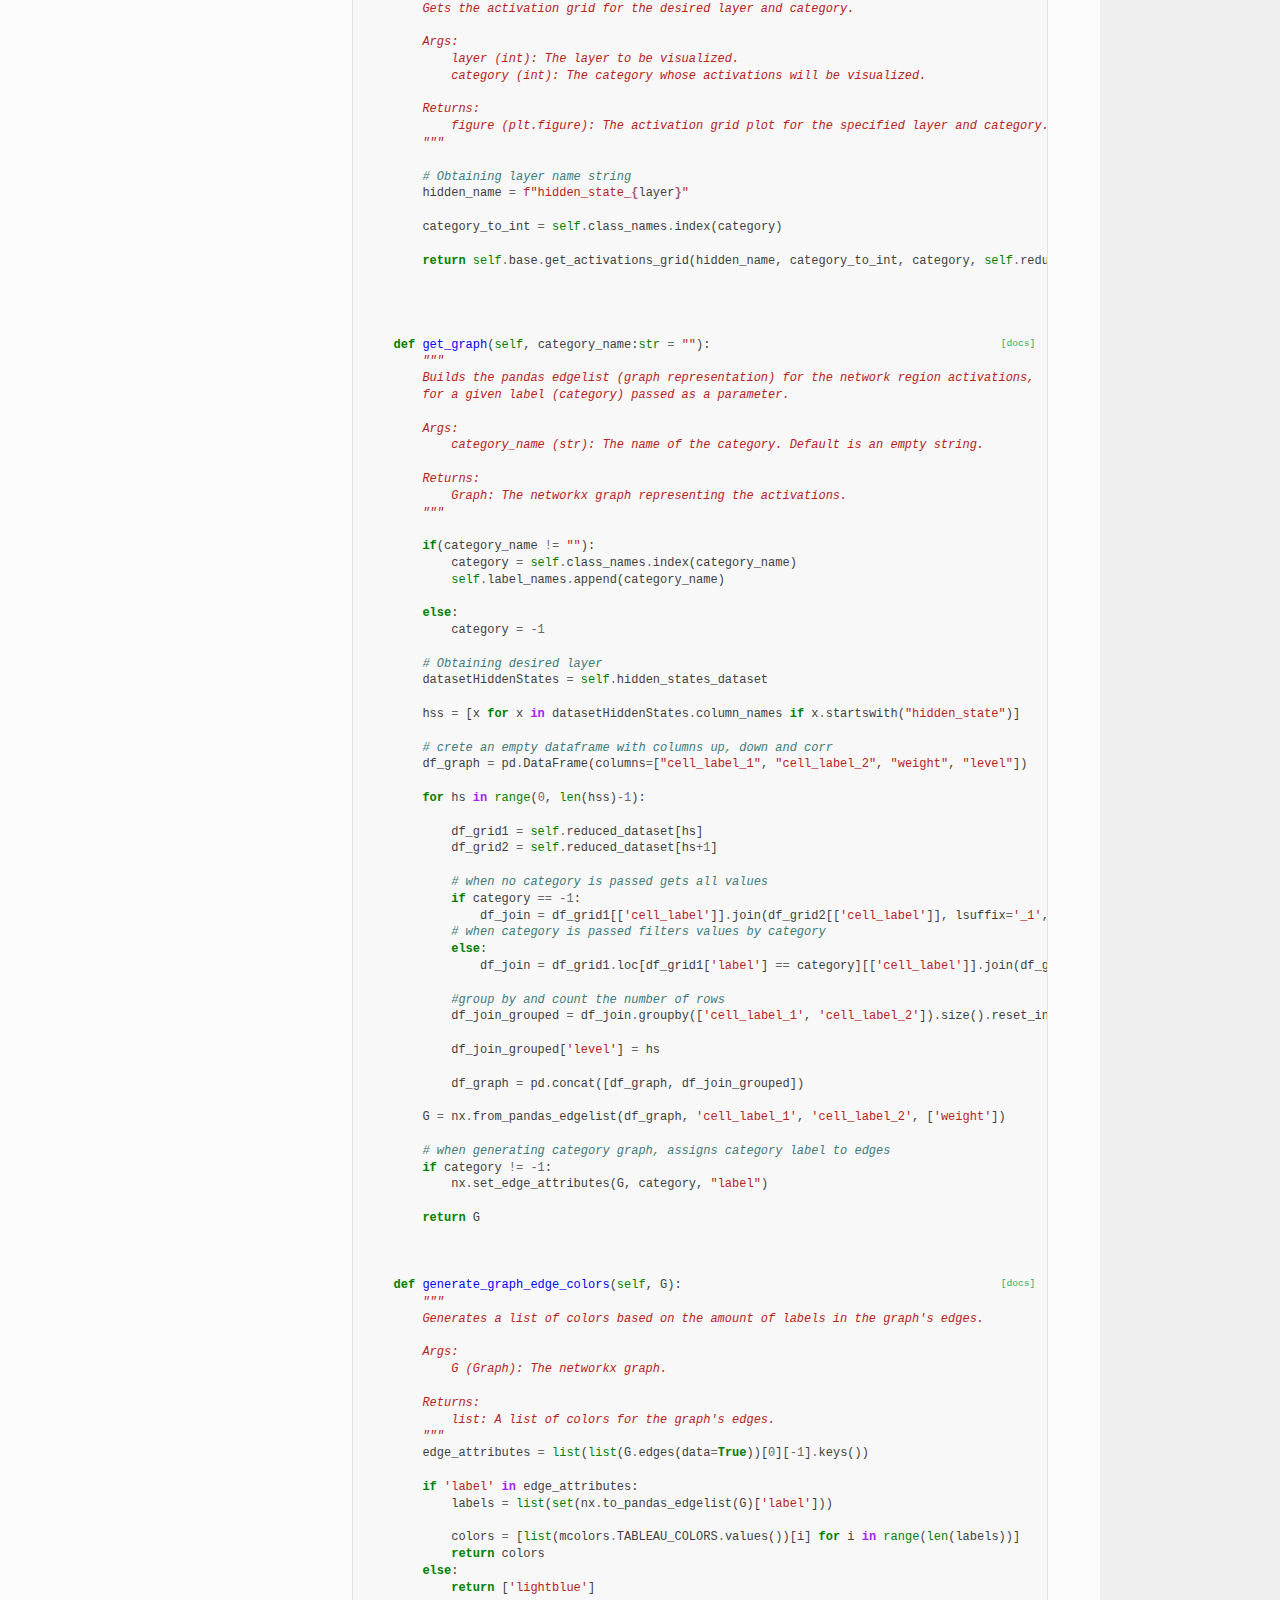
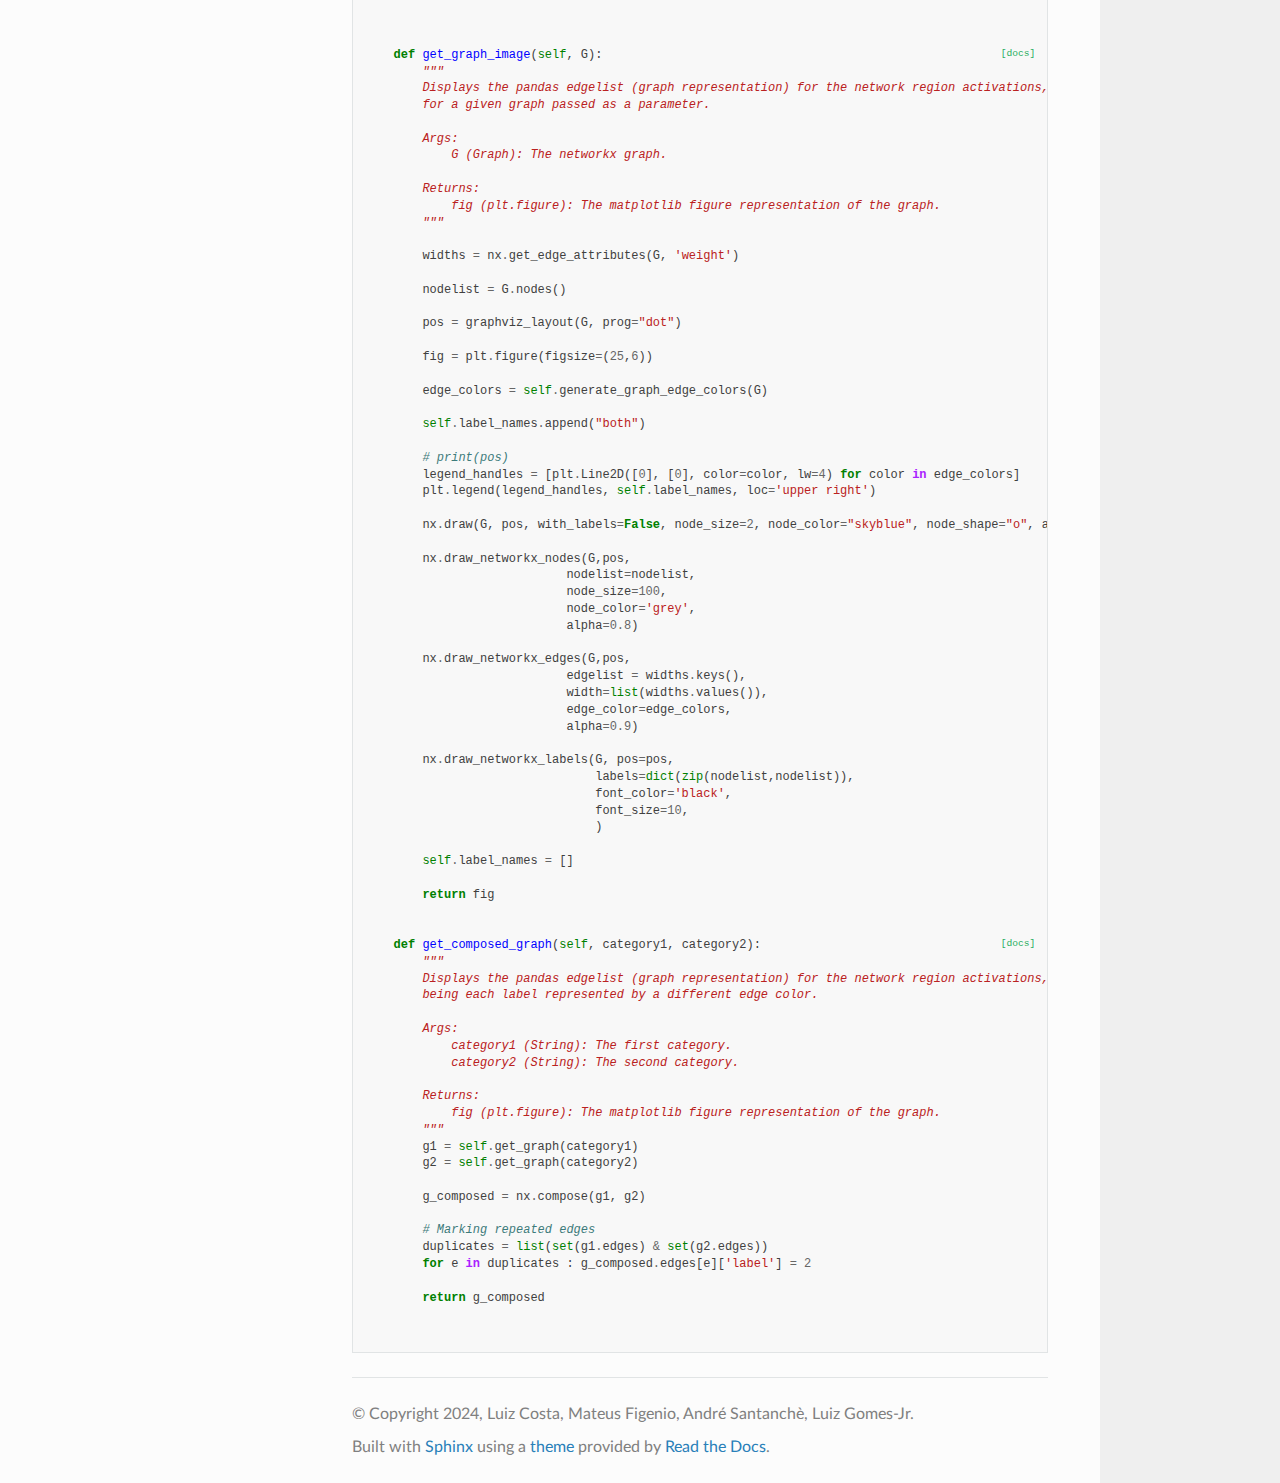
<file: docs/_build/html/_modules/llm_mri/LLM_MRI.html>
<!DOCTYPE html>
<html class="writer-html5" lang="en">
<head>
  <meta charset="utf-8" />
  <meta name="viewport" content="width=device-width, initial-scale=1.0" />
  <title>llm_mri.LLM_MRI &mdash; LLM-MRI 01.0 documentation</title>
      <link rel="stylesheet" type="text/css" href="../../_static/pygments.css" />
      <link rel="stylesheet" type="text/css" href="../../_static/css/theme.css" />

  
  <!--[if lt IE 9]>
    <script src="../../_static/js/html5shiv.min.js"></script>
  <![endif]-->
  
        <script data-url_root="../../" id="documentation_options" src="../../_static/documentation_options.js"></script>
        <script src="../../_static/jquery.js"></script>
        <script src="../../_static/underscore.js"></script>
        <script src="../../_static/_sphinx_javascript_frameworks_compat.js"></script>
        <script src="../../_static/doctools.js"></script>
    <script src="../../_static/js/theme.js"></script>
    <link rel="index" title="Index" href="../../genindex.html" />
    <link rel="search" title="Search" href="../../search.html" /> 
</head>

<body class="wy-body-for-nav"> 
  <div class="wy-grid-for-nav">
    <nav data-toggle="wy-nav-shift" class="wy-nav-side">
      <div class="wy-side-scroll">
        <div class="wy-side-nav-search" >

          
          
          <a href="../../index.html" class="icon icon-home">
            LLM-MRI
          </a>
<div role="search">
  <form id="rtd-search-form" class="wy-form" action="../../search.html" method="get">
    <input type="text" name="q" placeholder="Search docs" aria-label="Search docs" />
    <input type="hidden" name="check_keywords" value="yes" />
    <input type="hidden" name="area" value="default" />
  </form>
</div>
        </div><div class="wy-menu wy-menu-vertical" data-spy="affix" role="navigation" aria-label="Navigation menu">
              <p class="caption" role="heading"><span class="caption-text">Contents:</span></p>
<ul>
<li class="toctree-l1"><a class="reference internal" href="../../modules.html">LLM-MRI</a></li>
</ul>

        </div>
      </div>
    </nav>

    <section data-toggle="wy-nav-shift" class="wy-nav-content-wrap"><nav class="wy-nav-top" aria-label="Mobile navigation menu" >
          <i data-toggle="wy-nav-top" class="fa fa-bars"></i>
          <a href="../../index.html">LLM-MRI</a>
      </nav>

      <div class="wy-nav-content">
        <div class="rst-content">
          <div role="navigation" aria-label="Page navigation">
  <ul class="wy-breadcrumbs">
      <li><a href="../../index.html" class="icon icon-home" aria-label="Home"></a></li>
          <li class="breadcrumb-item"><a href="../index.html">Module code</a></li>
      <li class="breadcrumb-item active">llm_mri.LLM_MRI</li>
      <li class="wy-breadcrumbs-aside">
      </li>
  </ul>
  <hr/>
</div>
          <div role="main" class="document" itemscope="itemscope" itemtype="http://schema.org/Article">
           <div itemprop="articleBody">
             
  <h1>Source code for llm_mri.LLM_MRI</h1><div class="highlight"><pre>
<span></span><span class="kn">from</span> <span class="nn">llm_mri.Treatment</span> <span class="kn">import</span> <span class="n">Treatment</span>
<span class="kn">from</span> <span class="nn">transformers</span> <span class="kn">import</span> <span class="n">AutoTokenizer</span>
<span class="kn">import</span> <span class="nn">networkx</span> <span class="k">as</span> <span class="nn">nx</span>
<span class="kn">import</span> <span class="nn">pandas</span> <span class="k">as</span> <span class="nn">pd</span>
<span class="kn">import</span> <span class="nn">matplotlib.pyplot</span> <span class="k">as</span> <span class="nn">plt</span>
<span class="kn">import</span> <span class="nn">matplotlib.colors</span> <span class="k">as</span> <span class="nn">mcolors</span>
<span class="kn">from</span> <span class="nn">networkx.drawing.nx_agraph</span> <span class="kn">import</span> <span class="n">graphviz_layout</span>
<span class="kn">import</span> <span class="nn">torch</span>

<div class="viewcode-block" id="LLM_MRI"><a class="viewcode-back" href="../../llm_mri.html#llm_mri.LLM_MRI.LLM_MRI">[docs]</a><span class="k">class</span> <span class="nc">LLM_MRI</span><span class="p">:</span>

    <span class="k">def</span> <span class="fm">__init__</span><span class="p">(</span><span class="bp">self</span><span class="p">,</span> <span class="n">model</span><span class="p">,</span> <span class="n">device</span><span class="p">,</span> <span class="n">dataset</span><span class="p">):</span>
<span class="w">        </span><span class="sd">&quot;&quot;&quot;</span>
<span class="sd">        Initializes the LLM_MRI class.</span>

<span class="sd">        Args:</span>
<span class="sd">            model (str): The model to be used.</span>
<span class="sd">            device (str): The device to be used (e.g., &#39;cpu&#39; or &#39;cuda&#39;).</span>
<span class="sd">            dataset (Dataset): The dataset to be used.</span>
<span class="sd">        &quot;&quot;&quot;</span>
        <span class="bp">self</span><span class="o">.</span><span class="n">tokenizer</span> <span class="o">=</span> <span class="n">AutoTokenizer</span><span class="o">.</span><span class="n">from_pretrained</span><span class="p">(</span><span class="n">model</span><span class="p">)</span>
        <span class="bp">self</span><span class="o">.</span><span class="n">model</span> <span class="o">=</span> <span class="n">model</span>
        <span class="bp">self</span><span class="o">.</span><span class="n">device</span> <span class="o">=</span> <span class="n">torch</span><span class="o">.</span><span class="n">device</span><span class="p">(</span><span class="n">device</span><span class="p">)</span>
        <span class="bp">self</span><span class="o">.</span><span class="n">dataset</span> <span class="o">=</span> <span class="n">dataset</span>
        <span class="bp">self</span><span class="o">.</span><span class="n">base</span> <span class="o">=</span> <span class="n">Treatment</span><span class="p">(</span><span class="n">model</span><span class="p">,</span> <span class="n">device</span><span class="p">)</span>
        <span class="bp">self</span><span class="o">.</span><span class="n">gridsize</span> <span class="o">=</span> <span class="mi">10</span>
        <span class="bp">self</span><span class="o">.</span><span class="n">class_names</span> <span class="o">=</span> <span class="bp">self</span><span class="o">.</span><span class="n">dataset</span><span class="o">.</span><span class="n">features</span><span class="p">[</span><span class="s1">&#39;label&#39;</span><span class="p">]</span><span class="o">.</span><span class="n">names</span>
        <span class="bp">self</span><span class="o">.</span><span class="n">dataset</span> <span class="o">=</span> <span class="bp">self</span><span class="o">.</span><span class="n">initialize_dataset</span><span class="p">()</span> 
        <span class="bp">self</span><span class="o">.</span><span class="n">hidden_states_dataset</span> <span class="o">=</span> <span class="s2">&quot;&quot;</span>
        <span class="bp">self</span><span class="o">.</span><span class="n">reduced_dataset</span> <span class="o">=</span> <span class="p">[]</span>
        <span class="bp">self</span><span class="o">.</span><span class="n">label_names</span> <span class="o">=</span> <span class="p">[]</span>

<div class="viewcode-block" id="LLM_MRI.set_device"><a class="viewcode-back" href="../../llm_mri.html#llm_mri.LLM_MRI.LLM_MRI.set_device">[docs]</a>    <span class="k">def</span> <span class="nf">set_device</span><span class="p">(</span><span class="bp">self</span><span class="p">,</span> <span class="n">device</span><span class="p">):</span>
<span class="w">        </span><span class="sd">&quot;&quot;&quot;</span>
<span class="sd">        Sets the device that will be used by the class.</span>

<span class="sd">        Args:</span>
<span class="sd">            device (str): The device to be used (e.g., &#39;cpu&#39; or &#39;cuda&#39;).</span>
<span class="sd">        &quot;&quot;&quot;</span>
        <span class="bp">self</span><span class="o">.</span><span class="n">device</span> <span class="o">=</span> <span class="n">torch</span><span class="o">.</span><span class="n">device</span><span class="p">(</span><span class="n">device</span><span class="p">)</span></div>

<div class="viewcode-block" id="LLM_MRI.set_dataset"><a class="viewcode-back" href="../../llm_mri.html#llm_mri.LLM_MRI.LLM_MRI.set_dataset">[docs]</a>    <span class="k">def</span> <span class="nf">set_dataset</span><span class="p">(</span><span class="bp">self</span><span class="p">,</span> <span class="n">dataset</span><span class="p">):</span>
<span class="w">        </span><span class="sd">&quot;&quot;&quot;</span>
<span class="sd">        Sets the dataset that will be used by the class.</span>

<span class="sd">        Args:</span>
<span class="sd">            dataset (Dataset): The dataset to be used.</span>
<span class="sd">        &quot;&quot;&quot;</span>

        <span class="bp">self</span><span class="o">.</span><span class="n">dataset</span> <span class="o">=</span> <span class="n">dataset</span></div>

<div class="viewcode-block" id="LLM_MRI.initialize_dataset"><a class="viewcode-back" href="../../llm_mri.html#llm_mri.LLM_MRI.LLM_MRI.initialize_dataset">[docs]</a>    <span class="k">def</span> <span class="nf">initialize_dataset</span><span class="p">(</span><span class="bp">self</span><span class="p">):</span>
<span class="w">        </span><span class="sd">&quot;&quot;&quot;</span>
<span class="sd">        Initializes the encoded dataset from the model and transforms it into the torch type.</span>

<span class="sd">        Returns:</span>
<span class="sd">            Dataset: The encoded dataset in torch format.</span>
<span class="sd">        &quot;&quot;&quot;</span>
        <span class="n">encodedDataset</span> <span class="o">=</span> <span class="bp">self</span><span class="o">.</span><span class="n">base</span><span class="o">.</span><span class="n">encode_dataset</span><span class="p">(</span><span class="bp">self</span><span class="o">.</span><span class="n">dataset</span><span class="p">)</span>

        <span class="c1"># Transformando o dataset para o formato Torch</span>
        <span class="n">encodedDataset</span> <span class="o">=</span> <span class="bp">self</span><span class="o">.</span><span class="n">base</span><span class="o">.</span><span class="n">set_dataset_to_torch</span><span class="p">(</span><span class="n">encodedDataset</span><span class="p">)</span>
        <span class="k">return</span> <span class="n">encodedDataset</span></div>

<div class="viewcode-block" id="LLM_MRI.process_activation_areas"><a class="viewcode-back" href="../../llm_mri.html#llm_mri.LLM_MRI.LLM_MRI.process_activation_areas">[docs]</a>    <span class="k">def</span> <span class="nf">process_activation_areas</span><span class="p">(</span><span class="bp">self</span><span class="p">,</span> <span class="n">map_dimension</span><span class="p">:</span><span class="nb">int</span><span class="p">):</span>
<span class="w">        </span><span class="sd">&quot;&quot;&quot;</span>
<span class="sd">        Processes the activation areas.</span>

<span class="sd">        Args:</span>
<span class="sd">            map_dimension (int): Size of the side of the square that will show the visualization.</span>
<span class="sd">        &quot;&quot;&quot;</span>
    
        <span class="n">datasetHiddenStates</span> <span class="o">=</span> <span class="bp">self</span><span class="o">.</span><span class="n">dataset</span><span class="o">.</span><span class="n">map</span><span class="p">(</span><span class="bp">self</span><span class="o">.</span><span class="n">base</span><span class="o">.</span><span class="n">extract_all_hidden_states</span><span class="p">,</span> <span class="n">batched</span><span class="o">=</span><span class="kc">True</span><span class="p">)</span>

        <span class="bp">self</span><span class="o">.</span><span class="n">gridsize</span> <span class="o">=</span> <span class="n">map_dimension</span>
        <span class="bp">self</span><span class="o">.</span><span class="n">hidden_states_dataset</span> <span class="o">=</span> <span class="n">datasetHiddenStates</span>
        <span class="bp">self</span><span class="o">.</span><span class="n">reduced_dataset</span> <span class="o">=</span> <span class="bp">self</span><span class="o">.</span><span class="n">base</span><span class="o">.</span><span class="n">get_all_grids</span><span class="p">(</span><span class="n">datasetHiddenStates</span><span class="p">,</span> <span class="n">map_dimension</span><span class="p">,</span> <span class="bp">self</span><span class="o">.</span><span class="n">reduced_dataset</span><span class="p">)</span></div>


<div class="viewcode-block" id="LLM_MRI.get_layer_image"><a class="viewcode-back" href="../../llm_mri.html#llm_mri.LLM_MRI.LLM_MRI.get_layer_image">[docs]</a>    <span class="k">def</span> <span class="nf">get_layer_image</span><span class="p">(</span><span class="bp">self</span><span class="p">,</span> <span class="n">layer</span><span class="p">:</span><span class="nb">int</span><span class="p">,</span> <span class="n">category</span><span class="p">:</span><span class="nb">int</span><span class="p">):</span>
<span class="w">        </span><span class="sd">&quot;&quot;&quot;</span>
<span class="sd">        Gets the activation grid for the desired layer and category.</span>

<span class="sd">        Args:</span>
<span class="sd">            layer (int): The layer to be visualized.</span>
<span class="sd">            category (int): The category whose activations will be visualized.</span>

<span class="sd">        Returns:</span>
<span class="sd">            figure (plt.figure): The activation grid plot for the specified layer and category.</span>
<span class="sd">        &quot;&quot;&quot;</span>

        <span class="c1"># Obtaining layer name string </span>
        <span class="n">hidden_name</span> <span class="o">=</span> <span class="sa">f</span><span class="s2">&quot;hidden_state_</span><span class="si">{</span><span class="n">layer</span><span class="si">}</span><span class="s2">&quot;</span>

        <span class="n">category_to_int</span> <span class="o">=</span> <span class="bp">self</span><span class="o">.</span><span class="n">class_names</span><span class="o">.</span><span class="n">index</span><span class="p">(</span><span class="n">category</span><span class="p">)</span>
       
        <span class="k">return</span> <span class="bp">self</span><span class="o">.</span><span class="n">base</span><span class="o">.</span><span class="n">get_activations_grid</span><span class="p">(</span><span class="n">hidden_name</span><span class="p">,</span> <span class="n">category_to_int</span><span class="p">,</span> <span class="n">category</span><span class="p">,</span> <span class="bp">self</span><span class="o">.</span><span class="n">reduced_dataset</span><span class="p">[</span><span class="n">layer</span><span class="p">])</span></div>
       


<div class="viewcode-block" id="LLM_MRI.get_graph"><a class="viewcode-back" href="../../llm_mri.html#llm_mri.LLM_MRI.LLM_MRI.get_graph">[docs]</a>    <span class="k">def</span> <span class="nf">get_graph</span><span class="p">(</span><span class="bp">self</span><span class="p">,</span> <span class="n">category_name</span><span class="p">:</span><span class="nb">str</span> <span class="o">=</span> <span class="s2">&quot;&quot;</span><span class="p">):</span>
<span class="w">        </span><span class="sd">&quot;&quot;&quot;</span>
<span class="sd">        Builds the pandas edgelist (graph representation) for the network region activations,</span>
<span class="sd">        for a given label (category) passed as a parameter.</span>

<span class="sd">        Args:</span>
<span class="sd">            category_name (str): The name of the category. Default is an empty string.</span>

<span class="sd">        Returns:</span>
<span class="sd">            Graph: The networkx graph representing the activations.</span>
<span class="sd">        &quot;&quot;&quot;</span>

        <span class="k">if</span><span class="p">(</span><span class="n">category_name</span> <span class="o">!=</span> <span class="s2">&quot;&quot;</span><span class="p">):</span>
            <span class="n">category</span> <span class="o">=</span> <span class="bp">self</span><span class="o">.</span><span class="n">class_names</span><span class="o">.</span><span class="n">index</span><span class="p">(</span><span class="n">category_name</span><span class="p">)</span>
            <span class="bp">self</span><span class="o">.</span><span class="n">label_names</span><span class="o">.</span><span class="n">append</span><span class="p">(</span><span class="n">category_name</span><span class="p">)</span>

        <span class="k">else</span><span class="p">:</span>
            <span class="n">category</span> <span class="o">=</span> <span class="o">-</span><span class="mi">1</span>
            
        <span class="c1"># Obtaining desired layer</span>
        <span class="n">datasetHiddenStates</span> <span class="o">=</span> <span class="bp">self</span><span class="o">.</span><span class="n">hidden_states_dataset</span>
        
        <span class="n">hss</span> <span class="o">=</span> <span class="p">[</span><span class="n">x</span> <span class="k">for</span> <span class="n">x</span> <span class="ow">in</span> <span class="n">datasetHiddenStates</span><span class="o">.</span><span class="n">column_names</span> <span class="k">if</span> <span class="n">x</span><span class="o">.</span><span class="n">startswith</span><span class="p">(</span><span class="s2">&quot;hidden_state&quot;</span><span class="p">)]</span>

        <span class="c1"># crete an empty dataframe with columns up, down and corr</span>
        <span class="n">df_graph</span> <span class="o">=</span> <span class="n">pd</span><span class="o">.</span><span class="n">DataFrame</span><span class="p">(</span><span class="n">columns</span><span class="o">=</span><span class="p">[</span><span class="s2">&quot;cell_label_1&quot;</span><span class="p">,</span> <span class="s2">&quot;cell_label_2&quot;</span><span class="p">,</span> <span class="s2">&quot;weight&quot;</span><span class="p">,</span> <span class="s2">&quot;level&quot;</span><span class="p">])</span>

        <span class="k">for</span> <span class="n">hs</span> <span class="ow">in</span> <span class="nb">range</span><span class="p">(</span><span class="mi">0</span><span class="p">,</span> <span class="nb">len</span><span class="p">(</span><span class="n">hss</span><span class="p">)</span><span class="o">-</span><span class="mi">1</span><span class="p">):</span>
            
            <span class="n">df_grid1</span> <span class="o">=</span> <span class="bp">self</span><span class="o">.</span><span class="n">reduced_dataset</span><span class="p">[</span><span class="n">hs</span><span class="p">]</span>
            <span class="n">df_grid2</span> <span class="o">=</span> <span class="bp">self</span><span class="o">.</span><span class="n">reduced_dataset</span><span class="p">[</span><span class="n">hs</span><span class="o">+</span><span class="mi">1</span><span class="p">]</span>

            <span class="c1"># when no category is passed gets all values</span>
            <span class="k">if</span> <span class="n">category</span> <span class="o">==</span> <span class="o">-</span><span class="mi">1</span><span class="p">:</span>
                <span class="n">df_join</span> <span class="o">=</span> <span class="n">df_grid1</span><span class="p">[[</span><span class="s1">&#39;cell_label&#39;</span><span class="p">]]</span><span class="o">.</span><span class="n">join</span><span class="p">(</span><span class="n">df_grid2</span><span class="p">[[</span><span class="s1">&#39;cell_label&#39;</span><span class="p">]],</span> <span class="n">lsuffix</span><span class="o">=</span><span class="s1">&#39;_1&#39;</span><span class="p">,</span> <span class="n">rsuffix</span><span class="o">=</span><span class="s1">&#39;_2&#39;</span><span class="p">)</span>
            <span class="c1"># when category is passed filters values by category</span>
            <span class="k">else</span><span class="p">:</span>
                <span class="n">df_join</span> <span class="o">=</span> <span class="n">df_grid1</span><span class="o">.</span><span class="n">loc</span><span class="p">[</span><span class="n">df_grid1</span><span class="p">[</span><span class="s1">&#39;label&#39;</span><span class="p">]</span> <span class="o">==</span> <span class="n">category</span><span class="p">][[</span><span class="s1">&#39;cell_label&#39;</span><span class="p">]]</span><span class="o">.</span><span class="n">join</span><span class="p">(</span><span class="n">df_grid2</span><span class="o">.</span><span class="n">loc</span><span class="p">[</span><span class="n">df_grid2</span><span class="p">[</span><span class="s1">&#39;label&#39;</span><span class="p">]</span> <span class="o">==</span> <span class="n">category</span><span class="p">][[</span><span class="s1">&#39;cell_label&#39;</span><span class="p">]],</span> <span class="n">lsuffix</span><span class="o">=</span><span class="s1">&#39;_1&#39;</span><span class="p">,</span> <span class="n">rsuffix</span><span class="o">=</span><span class="s1">&#39;_2&#39;</span><span class="p">)</span>

            <span class="c1">#group by and count the number of rows</span>
            <span class="n">df_join_grouped</span> <span class="o">=</span> <span class="n">df_join</span><span class="o">.</span><span class="n">groupby</span><span class="p">([</span><span class="s1">&#39;cell_label_1&#39;</span><span class="p">,</span> <span class="s1">&#39;cell_label_2&#39;</span><span class="p">])</span><span class="o">.</span><span class="n">size</span><span class="p">()</span><span class="o">.</span><span class="n">reset_index</span><span class="p">(</span><span class="n">name</span><span class="o">=</span><span class="s1">&#39;weight&#39;</span><span class="p">)</span>

            <span class="n">df_join_grouped</span><span class="p">[</span><span class="s1">&#39;level&#39;</span><span class="p">]</span> <span class="o">=</span> <span class="n">hs</span>

            <span class="n">df_graph</span> <span class="o">=</span> <span class="n">pd</span><span class="o">.</span><span class="n">concat</span><span class="p">([</span><span class="n">df_graph</span><span class="p">,</span> <span class="n">df_join_grouped</span><span class="p">])</span>

        <span class="n">G</span> <span class="o">=</span> <span class="n">nx</span><span class="o">.</span><span class="n">from_pandas_edgelist</span><span class="p">(</span><span class="n">df_graph</span><span class="p">,</span> <span class="s1">&#39;cell_label_1&#39;</span><span class="p">,</span> <span class="s1">&#39;cell_label_2&#39;</span><span class="p">,</span> <span class="p">[</span><span class="s1">&#39;weight&#39;</span><span class="p">])</span>

        <span class="c1"># when generating category graph, assigns category label to edges</span>
        <span class="k">if</span> <span class="n">category</span> <span class="o">!=</span> <span class="o">-</span><span class="mi">1</span><span class="p">:</span>
            <span class="n">nx</span><span class="o">.</span><span class="n">set_edge_attributes</span><span class="p">(</span><span class="n">G</span><span class="p">,</span> <span class="n">category</span><span class="p">,</span> <span class="s2">&quot;label&quot;</span><span class="p">)</span>

        <span class="k">return</span> <span class="n">G</span></div>


<div class="viewcode-block" id="LLM_MRI.generate_graph_edge_colors"><a class="viewcode-back" href="../../llm_mri.html#llm_mri.LLM_MRI.LLM_MRI.generate_graph_edge_colors">[docs]</a>    <span class="k">def</span> <span class="nf">generate_graph_edge_colors</span><span class="p">(</span><span class="bp">self</span><span class="p">,</span> <span class="n">G</span><span class="p">):</span>
<span class="w">        </span><span class="sd">&quot;&quot;&quot;</span>
<span class="sd">        Generates a list of colors based on the amount of labels in the graph&#39;s edges.</span>

<span class="sd">        Args:</span>
<span class="sd">            G (Graph): The networkx graph.</span>

<span class="sd">        Returns:</span>
<span class="sd">            list: A list of colors for the graph&#39;s edges.</span>
<span class="sd">        &quot;&quot;&quot;</span>
        <span class="n">edge_attributes</span> <span class="o">=</span> <span class="nb">list</span><span class="p">(</span><span class="nb">list</span><span class="p">(</span><span class="n">G</span><span class="o">.</span><span class="n">edges</span><span class="p">(</span><span class="n">data</span><span class="o">=</span><span class="kc">True</span><span class="p">))[</span><span class="mi">0</span><span class="p">][</span><span class="o">-</span><span class="mi">1</span><span class="p">]</span><span class="o">.</span><span class="n">keys</span><span class="p">())</span>
        
        <span class="k">if</span> <span class="s1">&#39;label&#39;</span> <span class="ow">in</span> <span class="n">edge_attributes</span><span class="p">:</span>
            <span class="n">labels</span> <span class="o">=</span> <span class="nb">list</span><span class="p">(</span><span class="nb">set</span><span class="p">(</span><span class="n">nx</span><span class="o">.</span><span class="n">to_pandas_edgelist</span><span class="p">(</span><span class="n">G</span><span class="p">)[</span><span class="s1">&#39;label&#39;</span><span class="p">]))</span>

            <span class="n">colors</span> <span class="o">=</span> <span class="p">[</span><span class="nb">list</span><span class="p">(</span><span class="n">mcolors</span><span class="o">.</span><span class="n">TABLEAU_COLORS</span><span class="o">.</span><span class="n">values</span><span class="p">())[</span><span class="n">i</span><span class="p">]</span> <span class="k">for</span> <span class="n">i</span> <span class="ow">in</span> <span class="nb">range</span><span class="p">(</span><span class="nb">len</span><span class="p">(</span><span class="n">labels</span><span class="p">))]</span>
            <span class="k">return</span> <span class="n">colors</span>
        <span class="k">else</span><span class="p">:</span>
            <span class="k">return</span> <span class="p">[</span><span class="s1">&#39;lightblue&#39;</span><span class="p">]</span></div>


<div class="viewcode-block" id="LLM_MRI.get_graph_image"><a class="viewcode-back" href="../../llm_mri.html#llm_mri.LLM_MRI.LLM_MRI.get_graph_image">[docs]</a>    <span class="k">def</span> <span class="nf">get_graph_image</span><span class="p">(</span><span class="bp">self</span><span class="p">,</span> <span class="n">G</span><span class="p">):</span>
<span class="w">        </span><span class="sd">&quot;&quot;&quot;</span>
<span class="sd">        Displays the pandas edgelist (graph representation) for the network region activations,</span>
<span class="sd">        for a given graph passed as a parameter.</span>

<span class="sd">        Args:</span>
<span class="sd">            G (Graph): The networkx graph.</span>

<span class="sd">        Returns:</span>
<span class="sd">            fig (plt.figure): The matplotlib figure representation of the graph.</span>
<span class="sd">        &quot;&quot;&quot;</span>

        <span class="n">widths</span> <span class="o">=</span> <span class="n">nx</span><span class="o">.</span><span class="n">get_edge_attributes</span><span class="p">(</span><span class="n">G</span><span class="p">,</span> <span class="s1">&#39;weight&#39;</span><span class="p">)</span>

        <span class="n">nodelist</span> <span class="o">=</span> <span class="n">G</span><span class="o">.</span><span class="n">nodes</span><span class="p">()</span>

        <span class="n">pos</span> <span class="o">=</span> <span class="n">graphviz_layout</span><span class="p">(</span><span class="n">G</span><span class="p">,</span> <span class="n">prog</span><span class="o">=</span><span class="s2">&quot;dot&quot;</span><span class="p">)</span>

        <span class="n">fig</span> <span class="o">=</span> <span class="n">plt</span><span class="o">.</span><span class="n">figure</span><span class="p">(</span><span class="n">figsize</span><span class="o">=</span><span class="p">(</span><span class="mi">25</span><span class="p">,</span><span class="mi">6</span><span class="p">))</span>

        <span class="n">edge_colors</span> <span class="o">=</span> <span class="bp">self</span><span class="o">.</span><span class="n">generate_graph_edge_colors</span><span class="p">(</span><span class="n">G</span><span class="p">)</span>

        <span class="bp">self</span><span class="o">.</span><span class="n">label_names</span><span class="o">.</span><span class="n">append</span><span class="p">(</span><span class="s2">&quot;both&quot;</span><span class="p">)</span>

        <span class="c1"># print(pos)</span>
        <span class="n">legend_handles</span> <span class="o">=</span> <span class="p">[</span><span class="n">plt</span><span class="o">.</span><span class="n">Line2D</span><span class="p">([</span><span class="mi">0</span><span class="p">],</span> <span class="p">[</span><span class="mi">0</span><span class="p">],</span> <span class="n">color</span><span class="o">=</span><span class="n">color</span><span class="p">,</span> <span class="n">lw</span><span class="o">=</span><span class="mi">4</span><span class="p">)</span> <span class="k">for</span> <span class="n">color</span> <span class="ow">in</span> <span class="n">edge_colors</span><span class="p">]</span>
        <span class="n">plt</span><span class="o">.</span><span class="n">legend</span><span class="p">(</span><span class="n">legend_handles</span><span class="p">,</span> <span class="bp">self</span><span class="o">.</span><span class="n">label_names</span><span class="p">,</span> <span class="n">loc</span><span class="o">=</span><span class="s1">&#39;upper right&#39;</span><span class="p">)</span>

        <span class="n">nx</span><span class="o">.</span><span class="n">draw</span><span class="p">(</span><span class="n">G</span><span class="p">,</span> <span class="n">pos</span><span class="p">,</span> <span class="n">with_labels</span><span class="o">=</span><span class="kc">False</span><span class="p">,</span> <span class="n">node_size</span><span class="o">=</span><span class="mi">2</span><span class="p">,</span> <span class="n">node_color</span><span class="o">=</span><span class="s2">&quot;skyblue&quot;</span><span class="p">,</span> <span class="n">node_shape</span><span class="o">=</span><span class="s2">&quot;o&quot;</span><span class="p">,</span> <span class="n">alpha</span><span class="o">=</span><span class="mf">0.9</span><span class="p">,</span> <span class="n">linewidths</span><span class="o">=</span><span class="mi">20</span><span class="p">)</span>

        <span class="n">nx</span><span class="o">.</span><span class="n">draw_networkx_nodes</span><span class="p">(</span><span class="n">G</span><span class="p">,</span><span class="n">pos</span><span class="p">,</span>
                            <span class="n">nodelist</span><span class="o">=</span><span class="n">nodelist</span><span class="p">,</span>
                            <span class="n">node_size</span><span class="o">=</span><span class="mi">100</span><span class="p">,</span>
                            <span class="n">node_color</span><span class="o">=</span><span class="s1">&#39;grey&#39;</span><span class="p">,</span>
                            <span class="n">alpha</span><span class="o">=</span><span class="mf">0.8</span><span class="p">)</span>

        <span class="n">nx</span><span class="o">.</span><span class="n">draw_networkx_edges</span><span class="p">(</span><span class="n">G</span><span class="p">,</span><span class="n">pos</span><span class="p">,</span>
                            <span class="n">edgelist</span> <span class="o">=</span> <span class="n">widths</span><span class="o">.</span><span class="n">keys</span><span class="p">(),</span>
                            <span class="n">width</span><span class="o">=</span><span class="nb">list</span><span class="p">(</span><span class="n">widths</span><span class="o">.</span><span class="n">values</span><span class="p">()),</span>
                            <span class="n">edge_color</span><span class="o">=</span><span class="n">edge_colors</span><span class="p">,</span>
                            <span class="n">alpha</span><span class="o">=</span><span class="mf">0.9</span><span class="p">)</span>

        <span class="n">nx</span><span class="o">.</span><span class="n">draw_networkx_labels</span><span class="p">(</span><span class="n">G</span><span class="p">,</span> <span class="n">pos</span><span class="o">=</span><span class="n">pos</span><span class="p">,</span>
                                <span class="n">labels</span><span class="o">=</span><span class="nb">dict</span><span class="p">(</span><span class="nb">zip</span><span class="p">(</span><span class="n">nodelist</span><span class="p">,</span><span class="n">nodelist</span><span class="p">)),</span>
                                <span class="n">font_color</span><span class="o">=</span><span class="s1">&#39;black&#39;</span><span class="p">,</span>
                                <span class="n">font_size</span><span class="o">=</span><span class="mi">10</span><span class="p">,</span>
                                <span class="p">)</span>

        <span class="bp">self</span><span class="o">.</span><span class="n">label_names</span> <span class="o">=</span> <span class="p">[]</span>

        <span class="k">return</span> <span class="n">fig</span></div>

<div class="viewcode-block" id="LLM_MRI.get_composed_graph"><a class="viewcode-back" href="../../llm_mri.html#llm_mri.LLM_MRI.LLM_MRI.get_composed_graph">[docs]</a>    <span class="k">def</span> <span class="nf">get_composed_graph</span><span class="p">(</span><span class="bp">self</span><span class="p">,</span> <span class="n">category1</span><span class="p">,</span> <span class="n">category2</span><span class="p">):</span>
<span class="w">        </span><span class="sd">&quot;&quot;&quot;</span>
<span class="sd">        Displays the pandas edgelist (graph representation) for the network region activations,</span>
<span class="sd">        being each label represented by a different edge color.</span>

<span class="sd">        Args:</span>
<span class="sd">            category1 (String): The first category.</span>
<span class="sd">            category2 (String): The second category.</span>

<span class="sd">        Returns:</span>
<span class="sd">            fig (plt.figure): The matplotlib figure representation of the graph.</span>
<span class="sd">        &quot;&quot;&quot;</span>
        <span class="n">g1</span> <span class="o">=</span> <span class="bp">self</span><span class="o">.</span><span class="n">get_graph</span><span class="p">(</span><span class="n">category1</span><span class="p">)</span>
        <span class="n">g2</span> <span class="o">=</span> <span class="bp">self</span><span class="o">.</span><span class="n">get_graph</span><span class="p">(</span><span class="n">category2</span><span class="p">)</span>

        <span class="n">g_composed</span> <span class="o">=</span> <span class="n">nx</span><span class="o">.</span><span class="n">compose</span><span class="p">(</span><span class="n">g1</span><span class="p">,</span> <span class="n">g2</span><span class="p">)</span>

        <span class="c1"># Marking repeated edges</span>
        <span class="n">duplicates</span> <span class="o">=</span> <span class="nb">list</span><span class="p">(</span><span class="nb">set</span><span class="p">(</span><span class="n">g1</span><span class="o">.</span><span class="n">edges</span><span class="p">)</span> <span class="o">&amp;</span> <span class="nb">set</span><span class="p">(</span><span class="n">g2</span><span class="o">.</span><span class="n">edges</span><span class="p">))</span>
        <span class="k">for</span> <span class="n">e</span> <span class="ow">in</span> <span class="n">duplicates</span> <span class="p">:</span> <span class="n">g_composed</span><span class="o">.</span><span class="n">edges</span><span class="p">[</span><span class="n">e</span><span class="p">][</span><span class="s1">&#39;label&#39;</span><span class="p">]</span> <span class="o">=</span> <span class="mi">2</span> 
        
        <span class="k">return</span> <span class="n">g_composed</span></div></div>

</pre></div>

           </div>
          </div>
          <footer>

  <hr/>

  <div role="contentinfo">
    <p>&#169; Copyright 2024, Luiz Costa, Mateus Figenio, André Santanchè, Luiz Gomes-Jr.</p>
  </div>

  Built with <a href="https://www.sphinx-doc.org/">Sphinx</a> using a
    <a href="https://github.com/readthedocs/sphinx_rtd_theme">theme</a>
    provided by <a href="https://readthedocs.org">Read the Docs</a>.
   

</footer>
        </div>
      </div>
    </section>
  </div>
  <script>
      jQuery(function () {
          SphinxRtdTheme.Navigation.enable(true);
      });
  </script> 

</body>
</html>
</file>
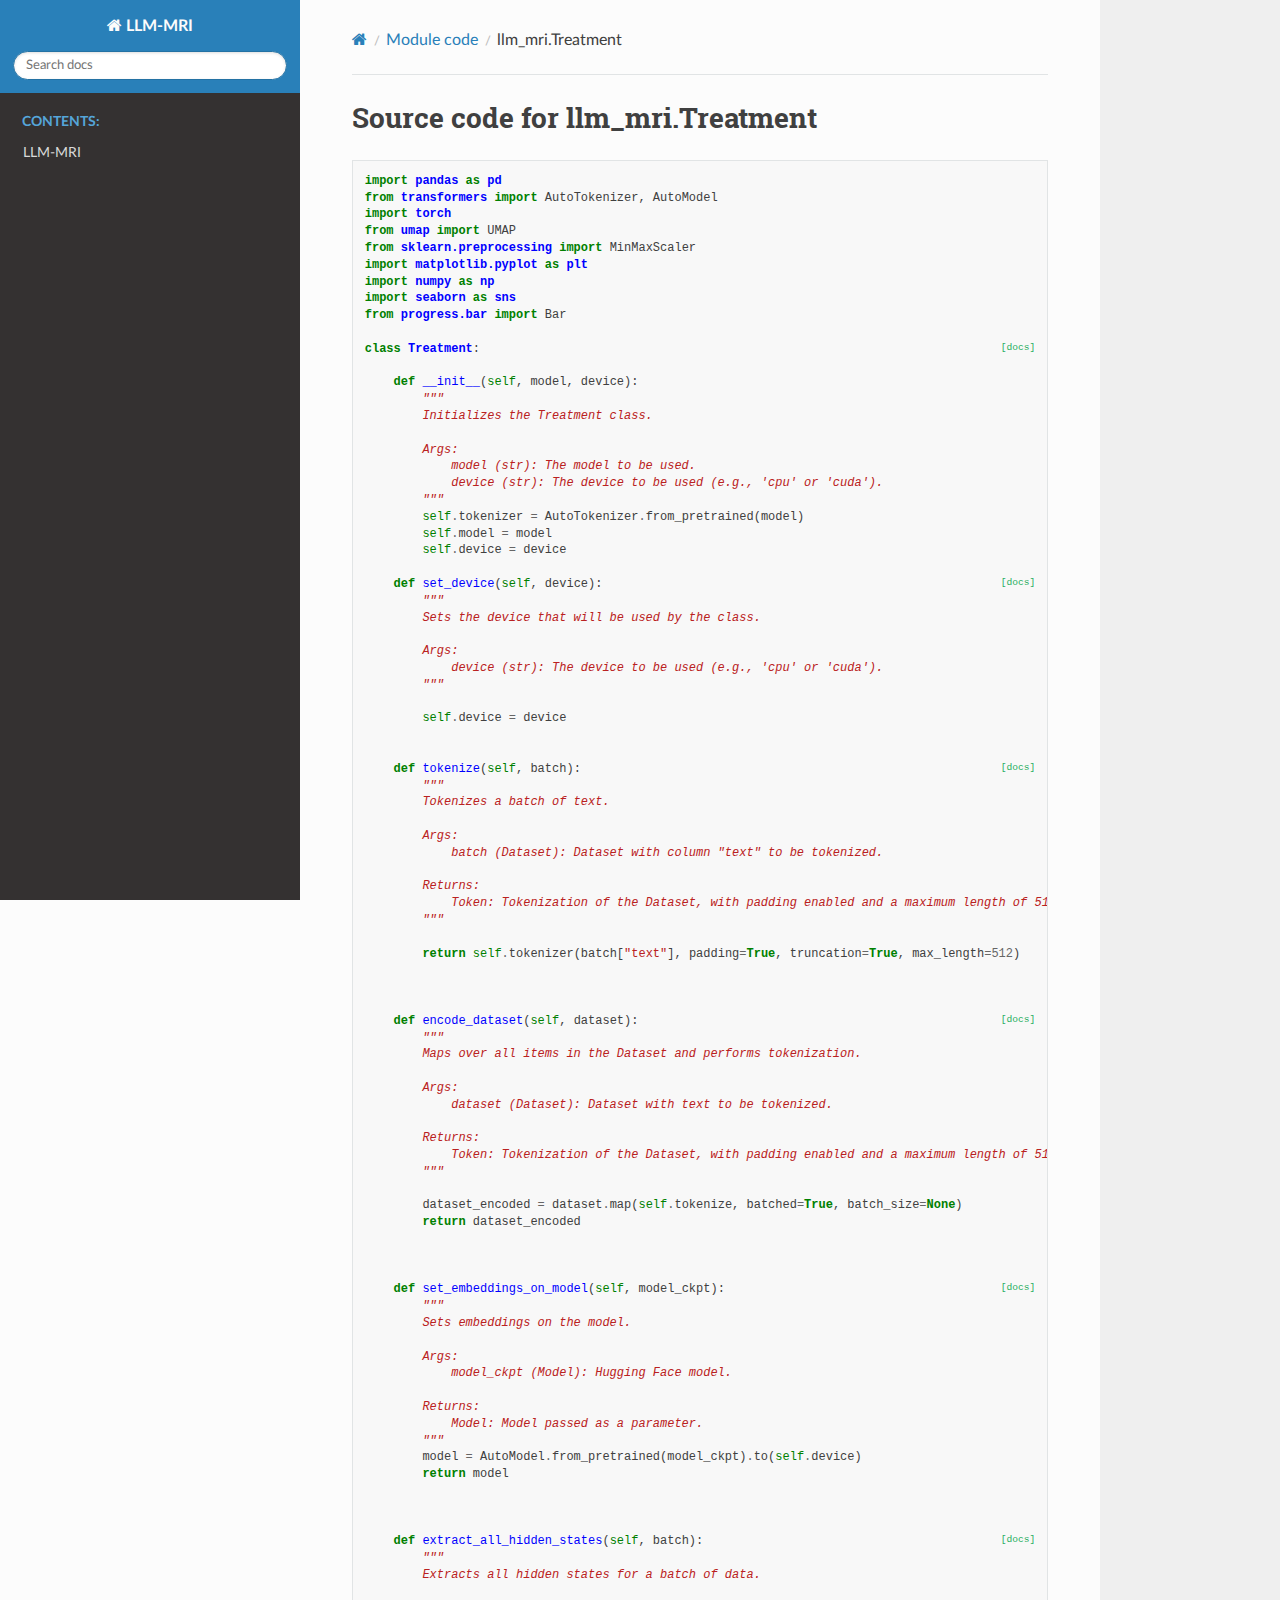
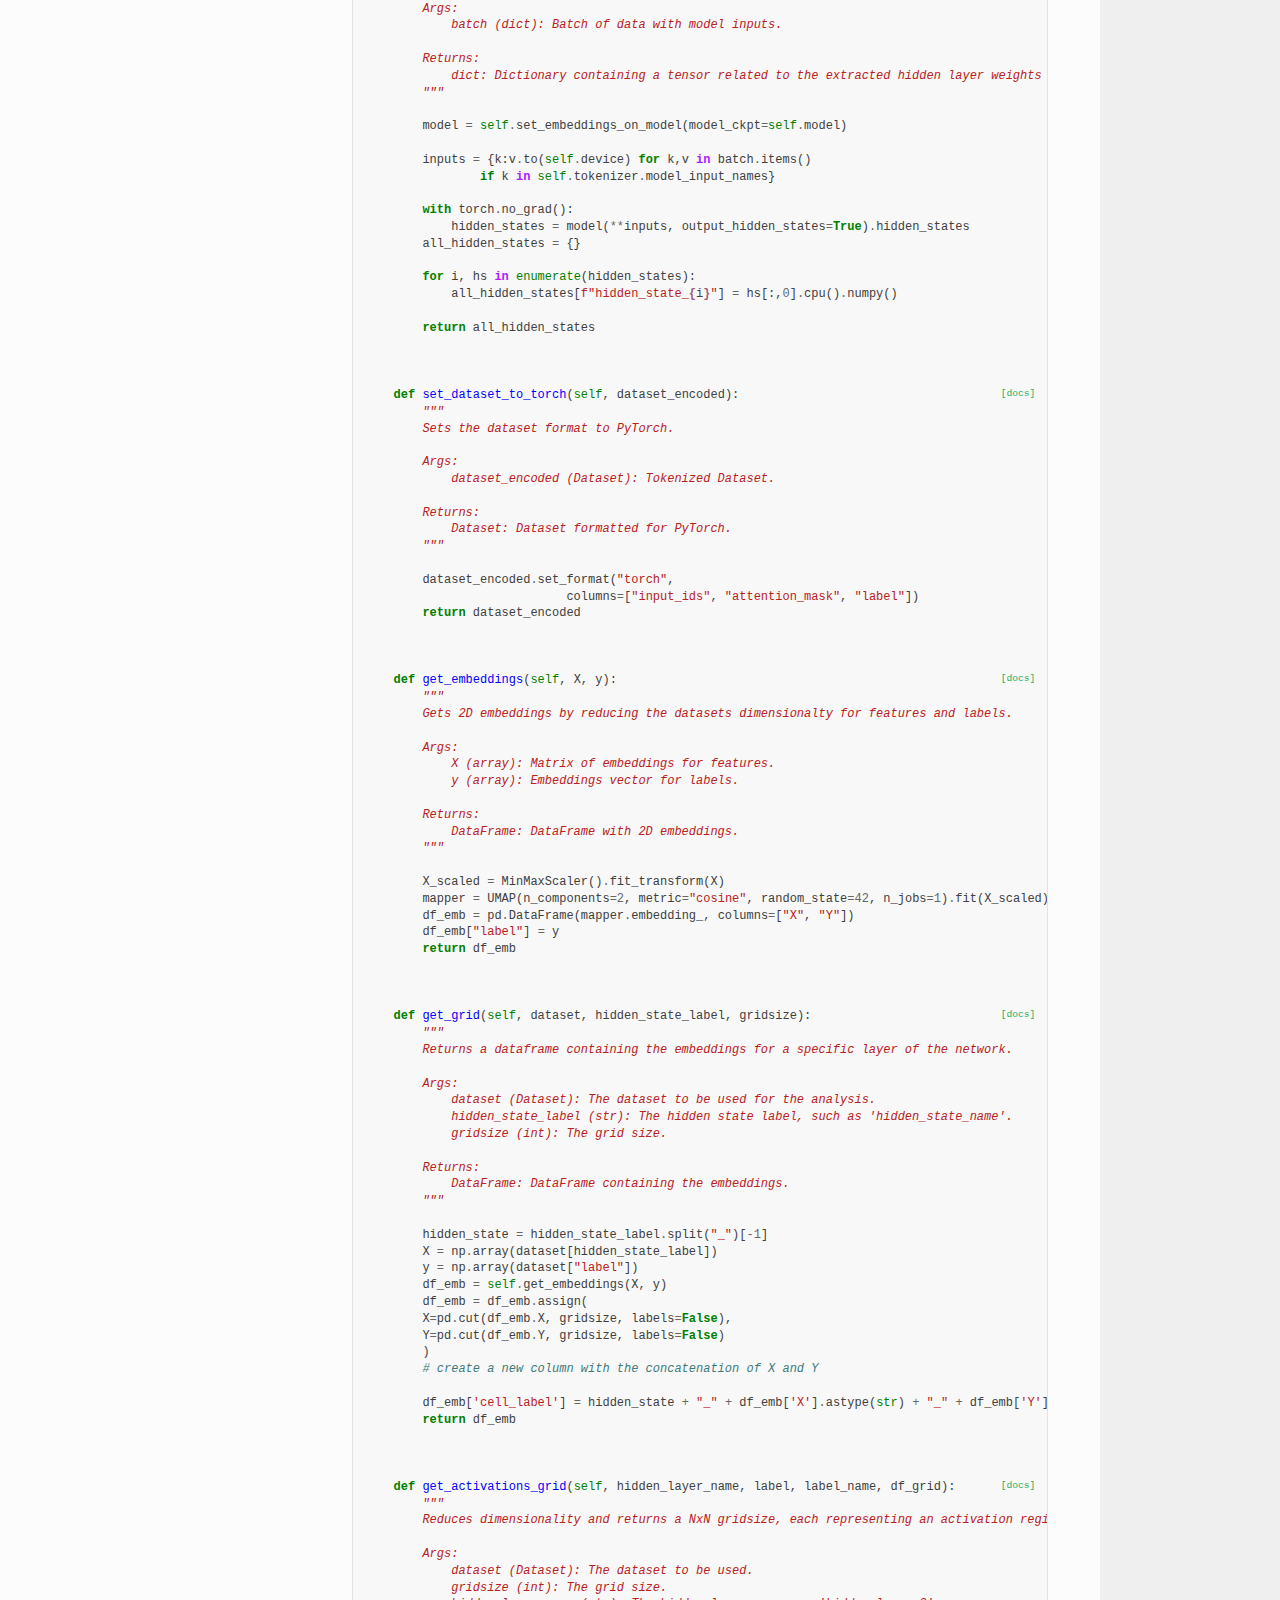
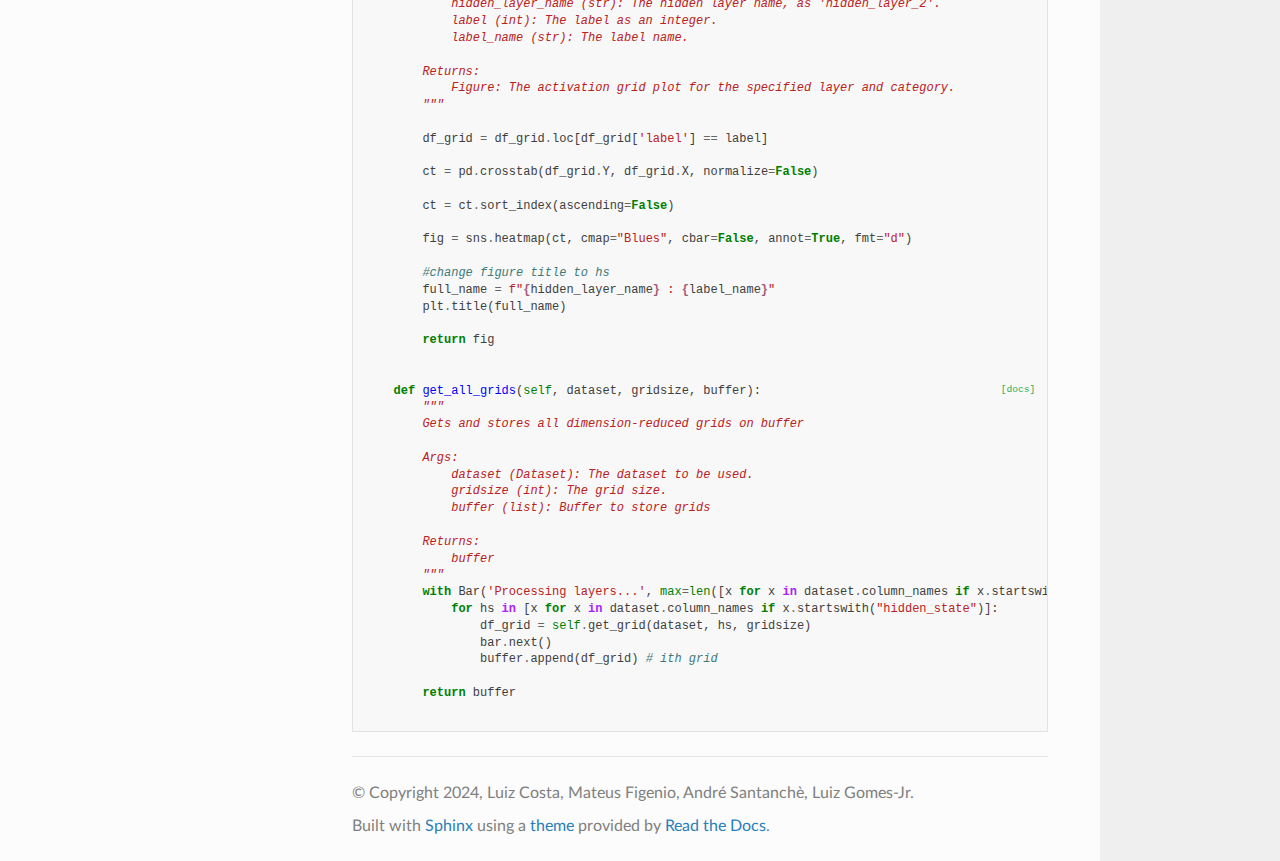
<file: docs/_build/html/_modules/llm_mri/Treatment.html>
<!DOCTYPE html>
<html class="writer-html5" lang="en">
<head>
  <meta charset="utf-8" />
  <meta name="viewport" content="width=device-width, initial-scale=1.0" />
  <title>llm_mri.Treatment &mdash; LLM-MRI 01.0 documentation</title>
      <link rel="stylesheet" type="text/css" href="../../_static/pygments.css" />
      <link rel="stylesheet" type="text/css" href="../../_static/css/theme.css" />

  
  <!--[if lt IE 9]>
    <script src="../../_static/js/html5shiv.min.js"></script>
  <![endif]-->
  
        <script data-url_root="../../" id="documentation_options" src="../../_static/documentation_options.js"></script>
        <script src="../../_static/jquery.js"></script>
        <script src="../../_static/underscore.js"></script>
        <script src="../../_static/_sphinx_javascript_frameworks_compat.js"></script>
        <script src="../../_static/doctools.js"></script>
    <script src="../../_static/js/theme.js"></script>
    <link rel="index" title="Index" href="../../genindex.html" />
    <link rel="search" title="Search" href="../../search.html" /> 
</head>

<body class="wy-body-for-nav"> 
  <div class="wy-grid-for-nav">
    <nav data-toggle="wy-nav-shift" class="wy-nav-side">
      <div class="wy-side-scroll">
        <div class="wy-side-nav-search" >

          
          
          <a href="../../index.html" class="icon icon-home">
            LLM-MRI
          </a>
<div role="search">
  <form id="rtd-search-form" class="wy-form" action="../../search.html" method="get">
    <input type="text" name="q" placeholder="Search docs" aria-label="Search docs" />
    <input type="hidden" name="check_keywords" value="yes" />
    <input type="hidden" name="area" value="default" />
  </form>
</div>
        </div><div class="wy-menu wy-menu-vertical" data-spy="affix" role="navigation" aria-label="Navigation menu">
              <p class="caption" role="heading"><span class="caption-text">Contents:</span></p>
<ul>
<li class="toctree-l1"><a class="reference internal" href="../../modules.html">LLM-MRI</a></li>
</ul>

        </div>
      </div>
    </nav>

    <section data-toggle="wy-nav-shift" class="wy-nav-content-wrap"><nav class="wy-nav-top" aria-label="Mobile navigation menu" >
          <i data-toggle="wy-nav-top" class="fa fa-bars"></i>
          <a href="../../index.html">LLM-MRI</a>
      </nav>

      <div class="wy-nav-content">
        <div class="rst-content">
          <div role="navigation" aria-label="Page navigation">
  <ul class="wy-breadcrumbs">
      <li><a href="../../index.html" class="icon icon-home" aria-label="Home"></a></li>
          <li class="breadcrumb-item"><a href="../index.html">Module code</a></li>
      <li class="breadcrumb-item active">llm_mri.Treatment</li>
      <li class="wy-breadcrumbs-aside">
      </li>
  </ul>
  <hr/>
</div>
          <div role="main" class="document" itemscope="itemscope" itemtype="http://schema.org/Article">
           <div itemprop="articleBody">
             
  <h1>Source code for llm_mri.Treatment</h1><div class="highlight"><pre>
<span></span><span class="kn">import</span> <span class="nn">pandas</span> <span class="k">as</span> <span class="nn">pd</span>
<span class="kn">from</span> <span class="nn">transformers</span> <span class="kn">import</span> <span class="n">AutoTokenizer</span><span class="p">,</span> <span class="n">AutoModel</span>
<span class="kn">import</span> <span class="nn">torch</span> 
<span class="kn">from</span> <span class="nn">umap</span> <span class="kn">import</span> <span class="n">UMAP</span> 
<span class="kn">from</span> <span class="nn">sklearn.preprocessing</span> <span class="kn">import</span> <span class="n">MinMaxScaler</span> 
<span class="kn">import</span> <span class="nn">matplotlib.pyplot</span> <span class="k">as</span> <span class="nn">plt</span>
<span class="kn">import</span> <span class="nn">numpy</span> <span class="k">as</span> <span class="nn">np</span> 
<span class="kn">import</span> <span class="nn">seaborn</span> <span class="k">as</span> <span class="nn">sns</span>
<span class="kn">from</span> <span class="nn">progress.bar</span> <span class="kn">import</span> <span class="n">Bar</span>

<div class="viewcode-block" id="Treatment"><a class="viewcode-back" href="../../llm_mri.html#llm_mri.Treatment.Treatment">[docs]</a><span class="k">class</span> <span class="nc">Treatment</span><span class="p">:</span>

    <span class="k">def</span> <span class="fm">__init__</span><span class="p">(</span><span class="bp">self</span><span class="p">,</span> <span class="n">model</span><span class="p">,</span> <span class="n">device</span><span class="p">):</span>
<span class="w">        </span><span class="sd">&quot;&quot;&quot;</span>
<span class="sd">        Initializes the Treatment class.</span>

<span class="sd">        Args:</span>
<span class="sd">            model (str): The model to be used.</span>
<span class="sd">            device (str): The device to be used (e.g., &#39;cpu&#39; or &#39;cuda&#39;).</span>
<span class="sd">        &quot;&quot;&quot;</span>
        <span class="bp">self</span><span class="o">.</span><span class="n">tokenizer</span> <span class="o">=</span> <span class="n">AutoTokenizer</span><span class="o">.</span><span class="n">from_pretrained</span><span class="p">(</span><span class="n">model</span><span class="p">)</span>
        <span class="bp">self</span><span class="o">.</span><span class="n">model</span> <span class="o">=</span> <span class="n">model</span>
        <span class="bp">self</span><span class="o">.</span><span class="n">device</span> <span class="o">=</span> <span class="n">device</span>

<div class="viewcode-block" id="Treatment.set_device"><a class="viewcode-back" href="../../llm_mri.html#llm_mri.Treatment.Treatment.set_device">[docs]</a>    <span class="k">def</span> <span class="nf">set_device</span><span class="p">(</span><span class="bp">self</span><span class="p">,</span> <span class="n">device</span><span class="p">):</span>
<span class="w">        </span><span class="sd">&quot;&quot;&quot;</span>
<span class="sd">        Sets the device that will be used by the class.</span>

<span class="sd">        Args:</span>
<span class="sd">            device (str): The device to be used (e.g., &#39;cpu&#39; or &#39;cuda&#39;).</span>
<span class="sd">        &quot;&quot;&quot;</span>

        <span class="bp">self</span><span class="o">.</span><span class="n">device</span> <span class="o">=</span> <span class="n">device</span></div>
    
<div class="viewcode-block" id="Treatment.tokenize"><a class="viewcode-back" href="../../llm_mri.html#llm_mri.Treatment.Treatment.tokenize">[docs]</a>    <span class="k">def</span> <span class="nf">tokenize</span><span class="p">(</span><span class="bp">self</span><span class="p">,</span> <span class="n">batch</span><span class="p">):</span>
<span class="w">        </span><span class="sd">&quot;&quot;&quot;</span>
<span class="sd">        Tokenizes a batch of text.</span>

<span class="sd">        Args:</span>
<span class="sd">            batch (Dataset): Dataset with column &quot;text&quot; to be tokenized.</span>

<span class="sd">        Returns:</span>
<span class="sd">            Token: Tokenization of the Dataset, with padding enabled and a maximum length of 512.</span>
<span class="sd">        &quot;&quot;&quot;</span>

        <span class="k">return</span> <span class="bp">self</span><span class="o">.</span><span class="n">tokenizer</span><span class="p">(</span><span class="n">batch</span><span class="p">[</span><span class="s2">&quot;text&quot;</span><span class="p">],</span> <span class="n">padding</span><span class="o">=</span><span class="kc">True</span><span class="p">,</span> <span class="n">truncation</span><span class="o">=</span><span class="kc">True</span><span class="p">,</span> <span class="n">max_length</span><span class="o">=</span><span class="mi">512</span><span class="p">)</span></div>


<div class="viewcode-block" id="Treatment.encode_dataset"><a class="viewcode-back" href="../../llm_mri.html#llm_mri.Treatment.Treatment.encode_dataset">[docs]</a>    <span class="k">def</span> <span class="nf">encode_dataset</span><span class="p">(</span><span class="bp">self</span><span class="p">,</span> <span class="n">dataset</span><span class="p">):</span>
<span class="w">        </span><span class="sd">&quot;&quot;&quot;</span>
<span class="sd">        Maps over all items in the Dataset and performs tokenization.</span>

<span class="sd">        Args:</span>
<span class="sd">            dataset (Dataset): Dataset with text to be tokenized.</span>

<span class="sd">        Returns:</span>
<span class="sd">            Token: Tokenization of the Dataset, with padding enabled and a maximum length of 512.</span>
<span class="sd">        &quot;&quot;&quot;</span>

        <span class="n">dataset_encoded</span> <span class="o">=</span> <span class="n">dataset</span><span class="o">.</span><span class="n">map</span><span class="p">(</span><span class="bp">self</span><span class="o">.</span><span class="n">tokenize</span><span class="p">,</span> <span class="n">batched</span><span class="o">=</span><span class="kc">True</span><span class="p">,</span> <span class="n">batch_size</span><span class="o">=</span><span class="kc">None</span><span class="p">)</span>
        <span class="k">return</span> <span class="n">dataset_encoded</span></div>


<div class="viewcode-block" id="Treatment.set_embeddings_on_model"><a class="viewcode-back" href="../../llm_mri.html#llm_mri.Treatment.Treatment.set_embeddings_on_model">[docs]</a>    <span class="k">def</span> <span class="nf">set_embeddings_on_model</span><span class="p">(</span><span class="bp">self</span><span class="p">,</span> <span class="n">model_ckpt</span><span class="p">):</span>
<span class="w">        </span><span class="sd">&quot;&quot;&quot;</span>
<span class="sd">        Sets embeddings on the model.</span>

<span class="sd">        Args:</span>
<span class="sd">            model_ckpt (Model): Hugging Face model.</span>

<span class="sd">        Returns:</span>
<span class="sd">            Model: Model passed as a parameter.</span>
<span class="sd">        &quot;&quot;&quot;</span>
        <span class="n">model</span> <span class="o">=</span> <span class="n">AutoModel</span><span class="o">.</span><span class="n">from_pretrained</span><span class="p">(</span><span class="n">model_ckpt</span><span class="p">)</span><span class="o">.</span><span class="n">to</span><span class="p">(</span><span class="bp">self</span><span class="o">.</span><span class="n">device</span><span class="p">)</span>
        <span class="k">return</span> <span class="n">model</span></div>


<div class="viewcode-block" id="Treatment.extract_all_hidden_states"><a class="viewcode-back" href="../../llm_mri.html#llm_mri.Treatment.Treatment.extract_all_hidden_states">[docs]</a>    <span class="k">def</span> <span class="nf">extract_all_hidden_states</span><span class="p">(</span><span class="bp">self</span><span class="p">,</span> <span class="n">batch</span><span class="p">):</span>
<span class="w">        </span><span class="sd">&quot;&quot;&quot;</span>
<span class="sd">        Extracts all hidden states for a batch of data.</span>

<span class="sd">        Args:</span>
<span class="sd">            batch (dict): Batch of data with model inputs.</span>

<span class="sd">        Returns:</span>
<span class="sd">            dict: Dictionary containing a tensor related to the extracted hidden layer weights and their respective labels.</span>
<span class="sd">        &quot;&quot;&quot;</span>
        
        <span class="n">model</span> <span class="o">=</span> <span class="bp">self</span><span class="o">.</span><span class="n">set_embeddings_on_model</span><span class="p">(</span><span class="n">model_ckpt</span><span class="o">=</span><span class="bp">self</span><span class="o">.</span><span class="n">model</span><span class="p">)</span>

        <span class="n">inputs</span> <span class="o">=</span> <span class="p">{</span><span class="n">k</span><span class="p">:</span><span class="n">v</span><span class="o">.</span><span class="n">to</span><span class="p">(</span><span class="bp">self</span><span class="o">.</span><span class="n">device</span><span class="p">)</span> <span class="k">for</span> <span class="n">k</span><span class="p">,</span><span class="n">v</span> <span class="ow">in</span> <span class="n">batch</span><span class="o">.</span><span class="n">items</span><span class="p">()</span> 
                <span class="k">if</span> <span class="n">k</span> <span class="ow">in</span> <span class="bp">self</span><span class="o">.</span><span class="n">tokenizer</span><span class="o">.</span><span class="n">model_input_names</span><span class="p">}</span>
        
        <span class="k">with</span> <span class="n">torch</span><span class="o">.</span><span class="n">no_grad</span><span class="p">():</span>
            <span class="n">hidden_states</span> <span class="o">=</span> <span class="n">model</span><span class="p">(</span><span class="o">**</span><span class="n">inputs</span><span class="p">,</span> <span class="n">output_hidden_states</span><span class="o">=</span><span class="kc">True</span><span class="p">)</span><span class="o">.</span><span class="n">hidden_states</span>
        <span class="n">all_hidden_states</span> <span class="o">=</span> <span class="p">{}</span>
        
        <span class="k">for</span> <span class="n">i</span><span class="p">,</span> <span class="n">hs</span> <span class="ow">in</span> <span class="nb">enumerate</span><span class="p">(</span><span class="n">hidden_states</span><span class="p">):</span>
            <span class="n">all_hidden_states</span><span class="p">[</span><span class="sa">f</span><span class="s2">&quot;hidden_state_</span><span class="si">{</span><span class="n">i</span><span class="si">}</span><span class="s2">&quot;</span><span class="p">]</span> <span class="o">=</span> <span class="n">hs</span><span class="p">[:,</span><span class="mi">0</span><span class="p">]</span><span class="o">.</span><span class="n">cpu</span><span class="p">()</span><span class="o">.</span><span class="n">numpy</span><span class="p">()</span>
        
        <span class="k">return</span> <span class="n">all_hidden_states</span></div>


<div class="viewcode-block" id="Treatment.set_dataset_to_torch"><a class="viewcode-back" href="../../llm_mri.html#llm_mri.Treatment.Treatment.set_dataset_to_torch">[docs]</a>    <span class="k">def</span> <span class="nf">set_dataset_to_torch</span><span class="p">(</span><span class="bp">self</span><span class="p">,</span> <span class="n">dataset_encoded</span><span class="p">):</span>
<span class="w">        </span><span class="sd">&quot;&quot;&quot;</span>
<span class="sd">        Sets the dataset format to PyTorch.</span>

<span class="sd">        Args:</span>
<span class="sd">            dataset_encoded (Dataset): Tokenized Dataset.</span>

<span class="sd">        Returns:</span>
<span class="sd">            Dataset: Dataset formatted for PyTorch.</span>
<span class="sd">        &quot;&quot;&quot;</span>

        <span class="n">dataset_encoded</span><span class="o">.</span><span class="n">set_format</span><span class="p">(</span><span class="s2">&quot;torch&quot;</span><span class="p">,</span> 
                            <span class="n">columns</span><span class="o">=</span><span class="p">[</span><span class="s2">&quot;input_ids&quot;</span><span class="p">,</span> <span class="s2">&quot;attention_mask&quot;</span><span class="p">,</span> <span class="s2">&quot;label&quot;</span><span class="p">])</span>
        <span class="k">return</span> <span class="n">dataset_encoded</span></div>


<div class="viewcode-block" id="Treatment.get_embeddings"><a class="viewcode-back" href="../../llm_mri.html#llm_mri.Treatment.Treatment.get_embeddings">[docs]</a>    <span class="k">def</span> <span class="nf">get_embeddings</span><span class="p">(</span><span class="bp">self</span><span class="p">,</span> <span class="n">X</span><span class="p">,</span> <span class="n">y</span><span class="p">):</span>
<span class="w">        </span><span class="sd">&quot;&quot;&quot;</span>
<span class="sd">        Gets 2D embeddings by reducing the datasets dimensionalty for features and labels.</span>

<span class="sd">        Args:</span>
<span class="sd">            X (array): Matrix of embeddings for features.</span>
<span class="sd">            y (array): Embeddings vector for labels.</span>

<span class="sd">        Returns:</span>
<span class="sd">            DataFrame: DataFrame with 2D embeddings.</span>
<span class="sd">        &quot;&quot;&quot;</span>

        <span class="n">X_scaled</span> <span class="o">=</span> <span class="n">MinMaxScaler</span><span class="p">()</span><span class="o">.</span><span class="n">fit_transform</span><span class="p">(</span><span class="n">X</span><span class="p">)</span>
        <span class="n">mapper</span> <span class="o">=</span> <span class="n">UMAP</span><span class="p">(</span><span class="n">n_components</span><span class="o">=</span><span class="mi">2</span><span class="p">,</span> <span class="n">metric</span><span class="o">=</span><span class="s2">&quot;cosine&quot;</span><span class="p">,</span> <span class="n">random_state</span><span class="o">=</span><span class="mi">42</span><span class="p">,</span> <span class="n">n_jobs</span><span class="o">=</span><span class="mi">1</span><span class="p">)</span><span class="o">.</span><span class="n">fit</span><span class="p">(</span><span class="n">X_scaled</span><span class="p">)</span> <span class="c1">#, random_state=42</span>
        <span class="n">df_emb</span> <span class="o">=</span> <span class="n">pd</span><span class="o">.</span><span class="n">DataFrame</span><span class="p">(</span><span class="n">mapper</span><span class="o">.</span><span class="n">embedding_</span><span class="p">,</span> <span class="n">columns</span><span class="o">=</span><span class="p">[</span><span class="s2">&quot;X&quot;</span><span class="p">,</span> <span class="s2">&quot;Y&quot;</span><span class="p">])</span>
        <span class="n">df_emb</span><span class="p">[</span><span class="s2">&quot;label&quot;</span><span class="p">]</span> <span class="o">=</span> <span class="n">y</span>
        <span class="k">return</span> <span class="n">df_emb</span></div>


<div class="viewcode-block" id="Treatment.get_grid"><a class="viewcode-back" href="../../llm_mri.html#llm_mri.Treatment.Treatment.get_grid">[docs]</a>    <span class="k">def</span> <span class="nf">get_grid</span><span class="p">(</span><span class="bp">self</span><span class="p">,</span> <span class="n">dataset</span><span class="p">,</span> <span class="n">hidden_state_label</span><span class="p">,</span> <span class="n">gridsize</span><span class="p">):</span>
<span class="w">        </span><span class="sd">&quot;&quot;&quot;</span>
<span class="sd">        Returns a dataframe containing the embeddings for a specific layer of the network.</span>

<span class="sd">        Args:</span>
<span class="sd">            dataset (Dataset): The dataset to be used for the analysis.</span>
<span class="sd">            hidden_state_label (str): The hidden state label, such as &#39;hidden_state_name&#39;.</span>
<span class="sd">            gridsize (int): The grid size.</span>

<span class="sd">        Returns:</span>
<span class="sd">            DataFrame: DataFrame containing the embeddings.</span>
<span class="sd">        &quot;&quot;&quot;</span>

        <span class="n">hidden_state</span> <span class="o">=</span> <span class="n">hidden_state_label</span><span class="o">.</span><span class="n">split</span><span class="p">(</span><span class="s2">&quot;_&quot;</span><span class="p">)[</span><span class="o">-</span><span class="mi">1</span><span class="p">]</span>
        <span class="n">X</span> <span class="o">=</span> <span class="n">np</span><span class="o">.</span><span class="n">array</span><span class="p">(</span><span class="n">dataset</span><span class="p">[</span><span class="n">hidden_state_label</span><span class="p">])</span>
        <span class="n">y</span> <span class="o">=</span> <span class="n">np</span><span class="o">.</span><span class="n">array</span><span class="p">(</span><span class="n">dataset</span><span class="p">[</span><span class="s2">&quot;label&quot;</span><span class="p">])</span>
        <span class="n">df_emb</span> <span class="o">=</span> <span class="bp">self</span><span class="o">.</span><span class="n">get_embeddings</span><span class="p">(</span><span class="n">X</span><span class="p">,</span> <span class="n">y</span><span class="p">)</span>
        <span class="n">df_emb</span> <span class="o">=</span> <span class="n">df_emb</span><span class="o">.</span><span class="n">assign</span><span class="p">(</span>
        <span class="n">X</span><span class="o">=</span><span class="n">pd</span><span class="o">.</span><span class="n">cut</span><span class="p">(</span><span class="n">df_emb</span><span class="o">.</span><span class="n">X</span><span class="p">,</span> <span class="n">gridsize</span><span class="p">,</span> <span class="n">labels</span><span class="o">=</span><span class="kc">False</span><span class="p">),</span>
        <span class="n">Y</span><span class="o">=</span><span class="n">pd</span><span class="o">.</span><span class="n">cut</span><span class="p">(</span><span class="n">df_emb</span><span class="o">.</span><span class="n">Y</span><span class="p">,</span> <span class="n">gridsize</span><span class="p">,</span> <span class="n">labels</span><span class="o">=</span><span class="kc">False</span><span class="p">)</span>
        <span class="p">)</span>
        <span class="c1"># create a new column with the concatenation of X and Y</span>

        <span class="n">df_emb</span><span class="p">[</span><span class="s1">&#39;cell_label&#39;</span><span class="p">]</span> <span class="o">=</span> <span class="n">hidden_state</span> <span class="o">+</span> <span class="s2">&quot;_&quot;</span> <span class="o">+</span> <span class="n">df_emb</span><span class="p">[</span><span class="s1">&#39;X&#39;</span><span class="p">]</span><span class="o">.</span><span class="n">astype</span><span class="p">(</span><span class="nb">str</span><span class="p">)</span> <span class="o">+</span> <span class="s2">&quot;_&quot;</span> <span class="o">+</span> <span class="n">df_emb</span><span class="p">[</span><span class="s1">&#39;Y&#39;</span><span class="p">]</span><span class="o">.</span><span class="n">astype</span><span class="p">(</span><span class="nb">str</span><span class="p">)</span>
        <span class="k">return</span> <span class="n">df_emb</span></div>


<div class="viewcode-block" id="Treatment.get_activations_grid"><a class="viewcode-back" href="../../llm_mri.html#llm_mri.Treatment.Treatment.get_activations_grid">[docs]</a>    <span class="k">def</span> <span class="nf">get_activations_grid</span><span class="p">(</span><span class="bp">self</span><span class="p">,</span> <span class="n">hidden_layer_name</span><span class="p">,</span> <span class="n">label</span><span class="p">,</span> <span class="n">label_name</span><span class="p">,</span> <span class="n">df_grid</span><span class="p">):</span>
<span class="w">        </span><span class="sd">&quot;&quot;&quot;</span>
<span class="sd">        Reduces dimensionality and returns a NxN gridsize, each representing an activation region.</span>

<span class="sd">        Args:</span>
<span class="sd">            dataset (Dataset): The dataset to be used.</span>
<span class="sd">            gridsize (int): The grid size.</span>
<span class="sd">            hidden_layer_name (str): The hidden layer name, as &#39;hidden_layer_2&#39;.</span>
<span class="sd">            label (int): The label as an integer.</span>
<span class="sd">            label_name (str): The label name.</span>

<span class="sd">        Returns:</span>
<span class="sd">            Figure: The activation grid plot for the specified layer and category.</span>
<span class="sd">        &quot;&quot;&quot;</span>

        <span class="n">df_grid</span> <span class="o">=</span> <span class="n">df_grid</span><span class="o">.</span><span class="n">loc</span><span class="p">[</span><span class="n">df_grid</span><span class="p">[</span><span class="s1">&#39;label&#39;</span><span class="p">]</span> <span class="o">==</span> <span class="n">label</span><span class="p">]</span>

        <span class="n">ct</span> <span class="o">=</span> <span class="n">pd</span><span class="o">.</span><span class="n">crosstab</span><span class="p">(</span><span class="n">df_grid</span><span class="o">.</span><span class="n">Y</span><span class="p">,</span> <span class="n">df_grid</span><span class="o">.</span><span class="n">X</span><span class="p">,</span> <span class="n">normalize</span><span class="o">=</span><span class="kc">False</span><span class="p">)</span>

        <span class="n">ct</span> <span class="o">=</span> <span class="n">ct</span><span class="o">.</span><span class="n">sort_index</span><span class="p">(</span><span class="n">ascending</span><span class="o">=</span><span class="kc">False</span><span class="p">)</span>
        
        <span class="n">fig</span> <span class="o">=</span> <span class="n">sns</span><span class="o">.</span><span class="n">heatmap</span><span class="p">(</span><span class="n">ct</span><span class="p">,</span> <span class="n">cmap</span><span class="o">=</span><span class="s2">&quot;Blues&quot;</span><span class="p">,</span> <span class="n">cbar</span><span class="o">=</span><span class="kc">False</span><span class="p">,</span> <span class="n">annot</span><span class="o">=</span><span class="kc">True</span><span class="p">,</span> <span class="n">fmt</span><span class="o">=</span><span class="s2">&quot;d&quot;</span><span class="p">)</span>
        
        <span class="c1">#change figure title to hs</span>
        <span class="n">full_name</span> <span class="o">=</span> <span class="sa">f</span><span class="s2">&quot;</span><span class="si">{</span><span class="n">hidden_layer_name</span><span class="si">}</span><span class="s2"> : </span><span class="si">{</span><span class="n">label_name</span><span class="si">}</span><span class="s2">&quot;</span>
        <span class="n">plt</span><span class="o">.</span><span class="n">title</span><span class="p">(</span><span class="n">full_name</span><span class="p">)</span>
        
        <span class="k">return</span> <span class="n">fig</span></div>

<div class="viewcode-block" id="Treatment.get_all_grids"><a class="viewcode-back" href="../../llm_mri.html#llm_mri.Treatment.Treatment.get_all_grids">[docs]</a>    <span class="k">def</span> <span class="nf">get_all_grids</span><span class="p">(</span><span class="bp">self</span><span class="p">,</span> <span class="n">dataset</span><span class="p">,</span> <span class="n">gridsize</span><span class="p">,</span> <span class="n">buffer</span><span class="p">):</span>
<span class="w">        </span><span class="sd">&quot;&quot;&quot;</span>
<span class="sd">        Gets and stores all dimension-reduced grids on buffer </span>

<span class="sd">        Args:</span>
<span class="sd">            dataset (Dataset): The dataset to be used.</span>
<span class="sd">            gridsize (int): The grid size.</span>
<span class="sd">            buffer (list): Buffer to store grids</span>

<span class="sd">        Returns:</span>
<span class="sd">            buffer</span>
<span class="sd">        &quot;&quot;&quot;</span>
        <span class="k">with</span> <span class="n">Bar</span><span class="p">(</span><span class="s1">&#39;Processing layers...&#39;</span><span class="p">,</span> <span class="nb">max</span><span class="o">=</span><span class="nb">len</span><span class="p">([</span><span class="n">x</span> <span class="k">for</span> <span class="n">x</span> <span class="ow">in</span> <span class="n">dataset</span><span class="o">.</span><span class="n">column_names</span> <span class="k">if</span> <span class="n">x</span><span class="o">.</span><span class="n">startswith</span><span class="p">(</span><span class="s2">&quot;hidden_state&quot;</span><span class="p">)]))</span> <span class="k">as</span> <span class="n">bar</span><span class="p">:</span>
            <span class="k">for</span> <span class="n">hs</span> <span class="ow">in</span> <span class="p">[</span><span class="n">x</span> <span class="k">for</span> <span class="n">x</span> <span class="ow">in</span> <span class="n">dataset</span><span class="o">.</span><span class="n">column_names</span> <span class="k">if</span> <span class="n">x</span><span class="o">.</span><span class="n">startswith</span><span class="p">(</span><span class="s2">&quot;hidden_state&quot;</span><span class="p">)]:</span>
                <span class="n">df_grid</span> <span class="o">=</span> <span class="bp">self</span><span class="o">.</span><span class="n">get_grid</span><span class="p">(</span><span class="n">dataset</span><span class="p">,</span> <span class="n">hs</span><span class="p">,</span> <span class="n">gridsize</span><span class="p">)</span>
                <span class="n">bar</span><span class="o">.</span><span class="n">next</span><span class="p">()</span>
                <span class="n">buffer</span><span class="o">.</span><span class="n">append</span><span class="p">(</span><span class="n">df_grid</span><span class="p">)</span> <span class="c1"># ith grid</span>
        
        <span class="k">return</span> <span class="n">buffer</span></div></div>
</pre></div>

           </div>
          </div>
          <footer>

  <hr/>

  <div role="contentinfo">
    <p>&#169; Copyright 2024, Luiz Costa, Mateus Figenio, André Santanchè, Luiz Gomes-Jr.</p>
  </div>

  Built with <a href="https://www.sphinx-doc.org/">Sphinx</a> using a
    <a href="https://github.com/readthedocs/sphinx_rtd_theme">theme</a>
    provided by <a href="https://readthedocs.org">Read the Docs</a>.
   

</footer>
        </div>
      </div>
    </section>
  </div>
  <script>
      jQuery(function () {
          SphinxRtdTheme.Navigation.enable(true);
      });
  </script> 

</body>
</html>
</file>
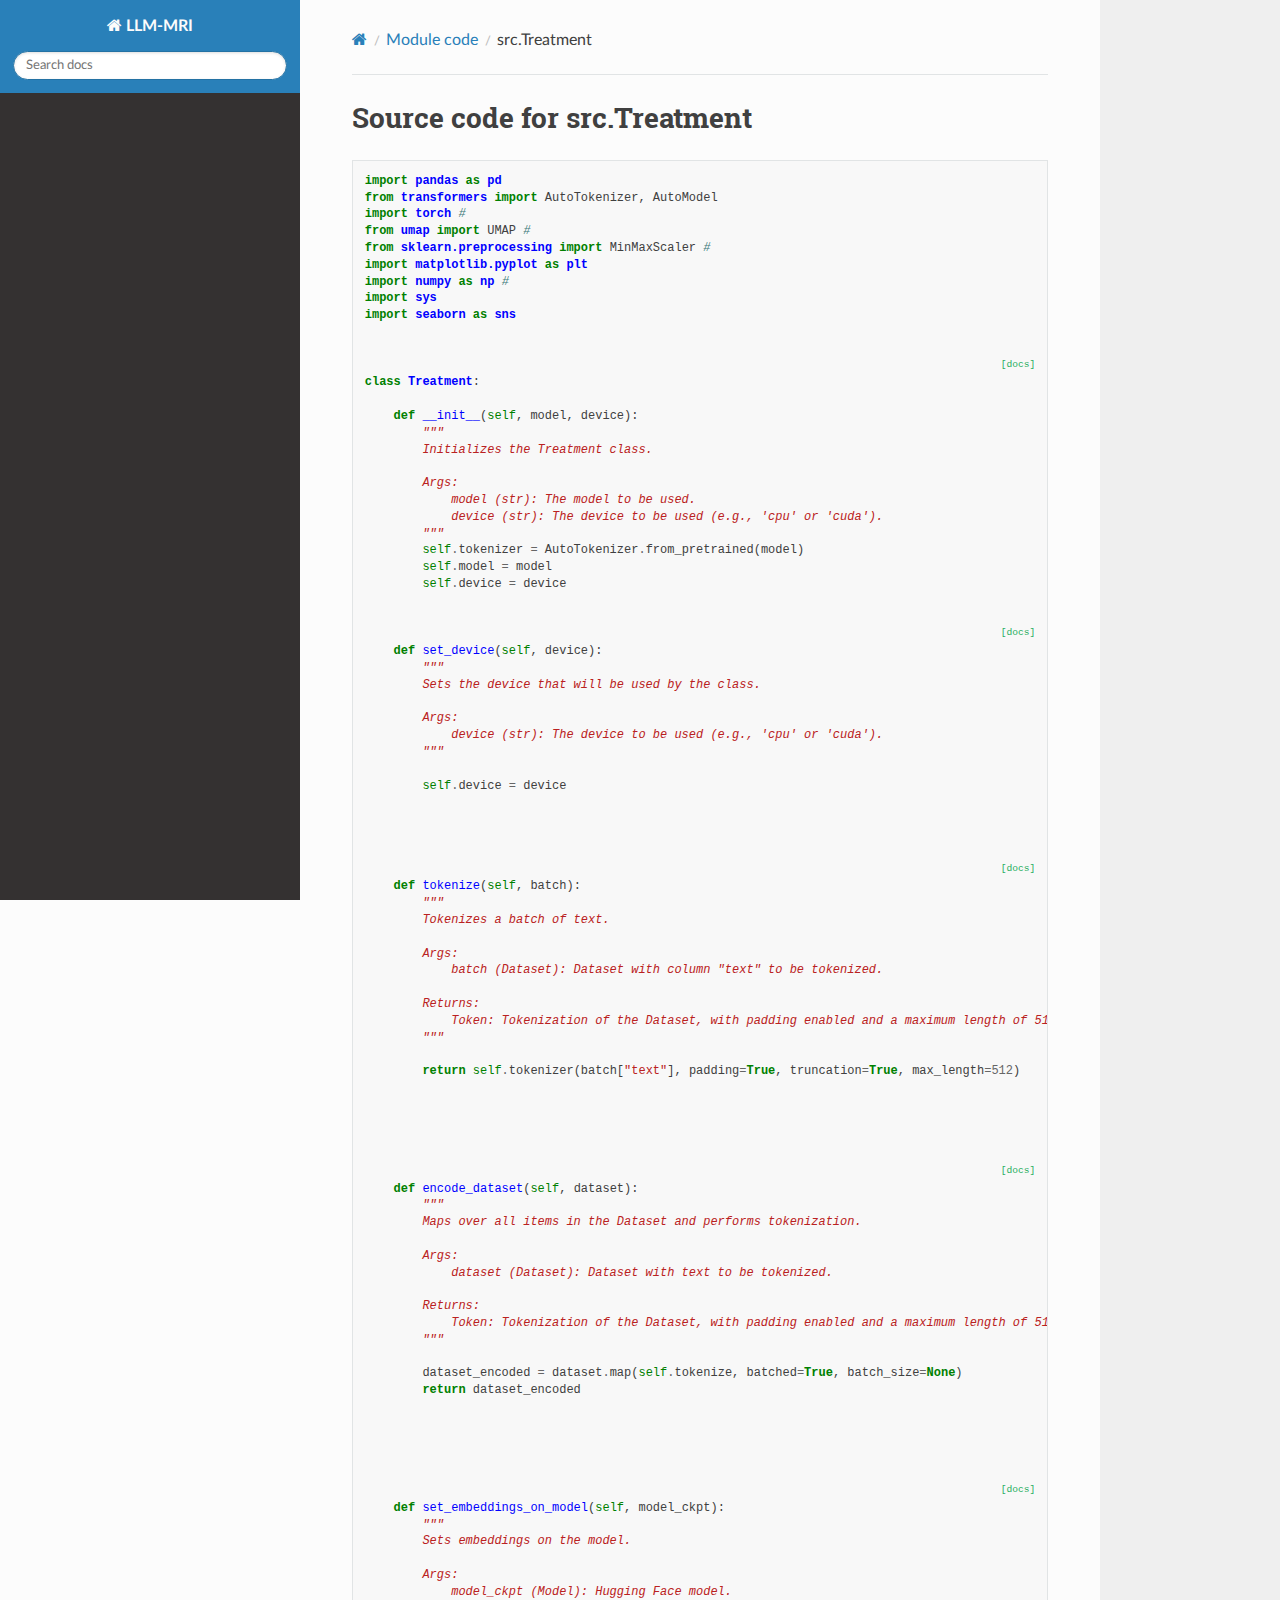
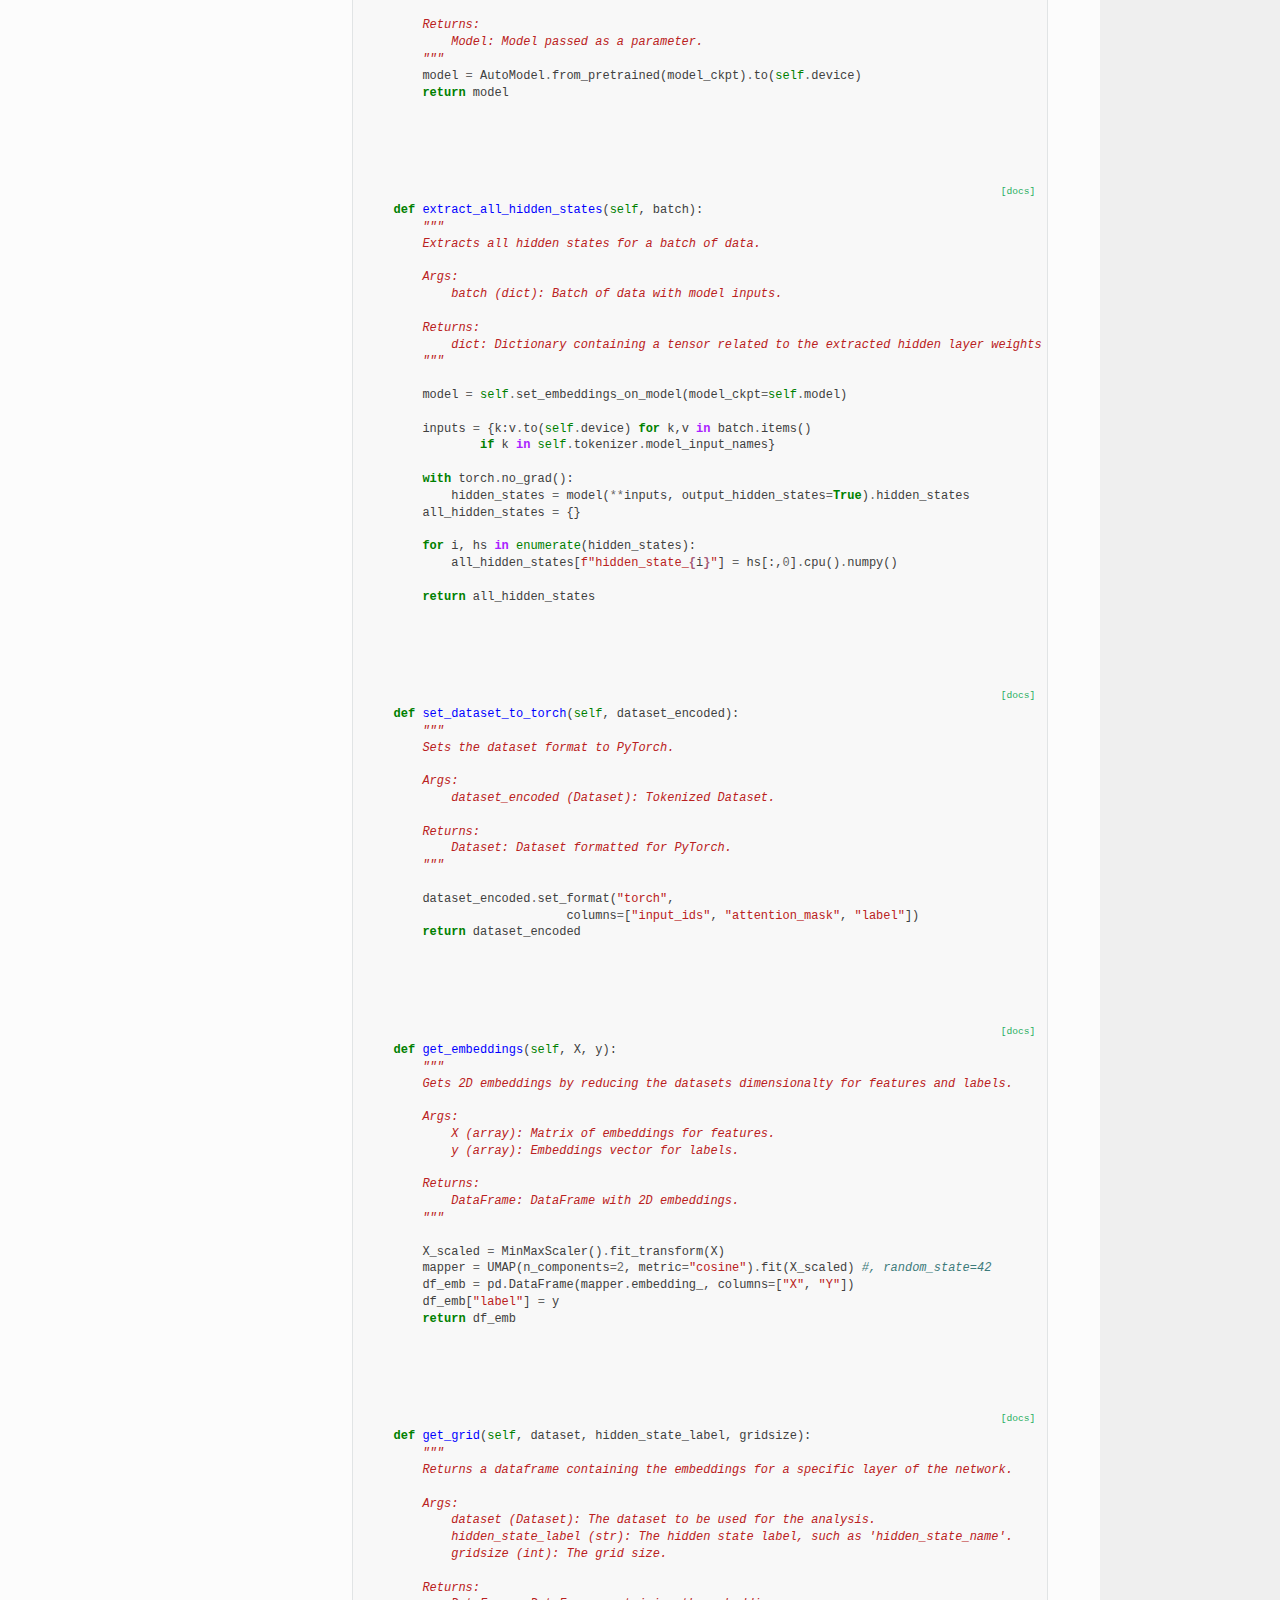
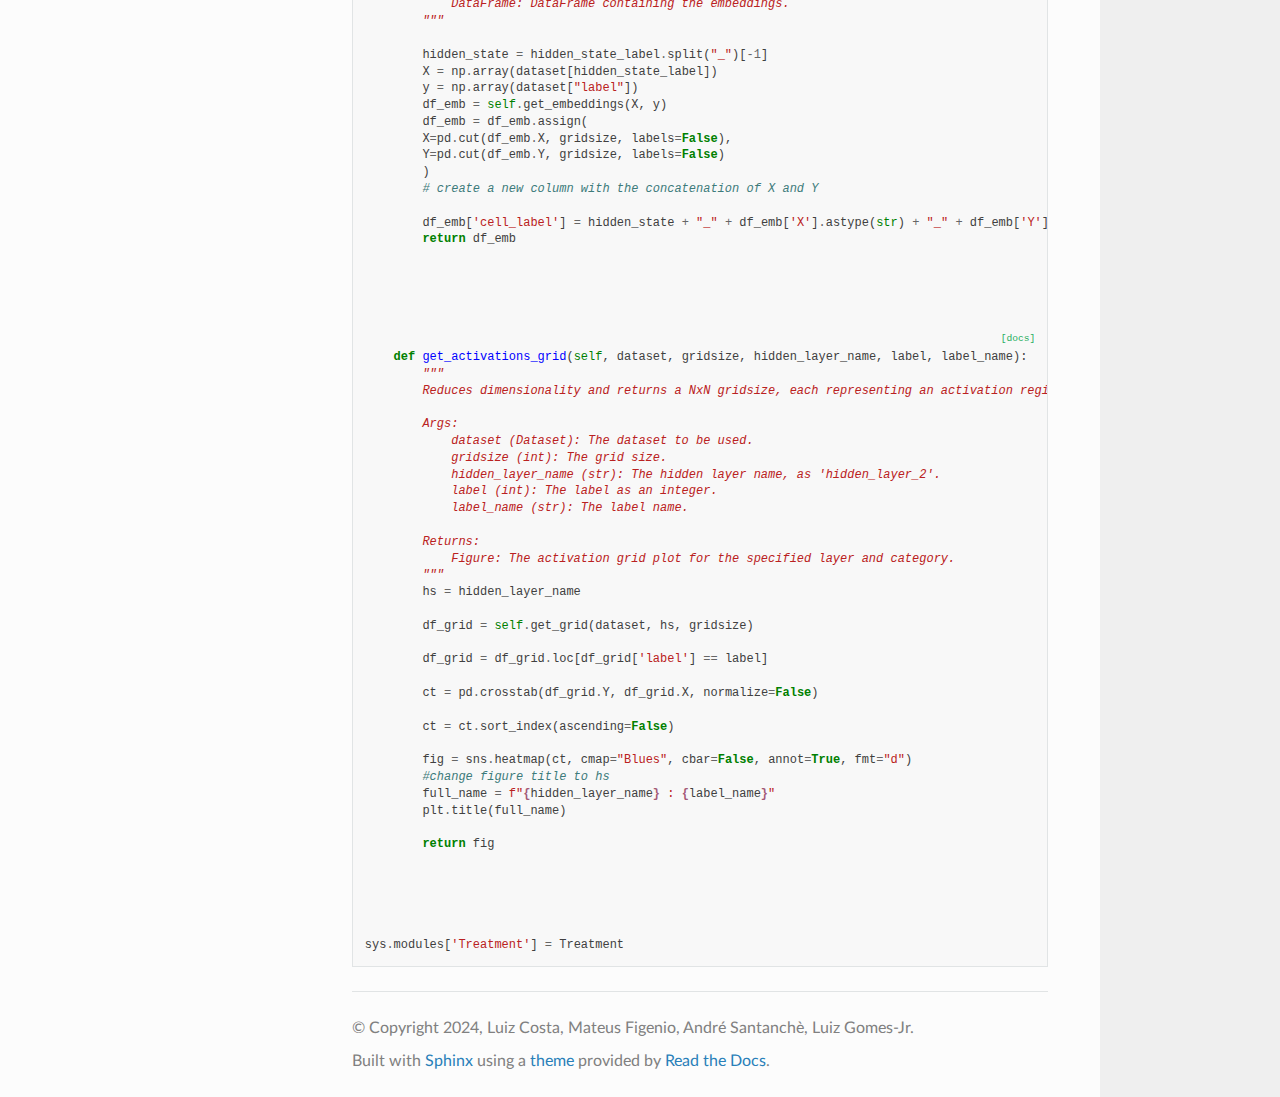
<file: docs/_build/html/_modules/src/Treatment.html>
<!DOCTYPE html>
<html class="writer-html5" lang="en" data-content_root="../../">
<head>
  <meta charset="utf-8" />
  <meta name="viewport" content="width=device-width, initial-scale=1.0" />
  <title>src.Treatment &mdash; LLM-MRI 01.0 documentation</title>
      <link rel="stylesheet" type="text/css" href="../../_static/pygments.css?v=80d5e7a1" />
      <link rel="stylesheet" type="text/css" href="../../_static/css/theme.css?v=19f00094" />

  
  <!--[if lt IE 9]>
    <script src="../../_static/js/html5shiv.min.js"></script>
  <![endif]-->
  
        <script src="../../_static/jquery.js?v=5d32c60e"></script>
        <script src="../../_static/_sphinx_javascript_frameworks_compat.js?v=2cd50e6c"></script>
        <script src="../../_static/documentation_options.js?v=e55d2264"></script>
        <script src="../../_static/doctools.js?v=9a2dae69"></script>
        <script src="../../_static/sphinx_highlight.js?v=dc90522c"></script>
    <script src="../../_static/js/theme.js"></script>
    <link rel="index" title="Index" href="../../genindex.html" />
    <link rel="search" title="Search" href="../../search.html" /> 
</head>

<body class="wy-body-for-nav"> 
  <div class="wy-grid-for-nav">
    <nav data-toggle="wy-nav-shift" class="wy-nav-side">
      <div class="wy-side-scroll">
        <div class="wy-side-nav-search" >

          
          
          <a href="../../index.html" class="icon icon-home">
            LLM-MRI
          </a>
<div role="search">
  <form id="rtd-search-form" class="wy-form" action="../../search.html" method="get">
    <input type="text" name="q" placeholder="Search docs" aria-label="Search docs" />
    <input type="hidden" name="check_keywords" value="yes" />
    <input type="hidden" name="area" value="default" />
  </form>
</div>
        </div><div class="wy-menu wy-menu-vertical" data-spy="affix" role="navigation" aria-label="Navigation menu">
              <!-- Local TOC -->
              <div class="local-toc"></div>
        </div>
      </div>
    </nav>

    <section data-toggle="wy-nav-shift" class="wy-nav-content-wrap"><nav class="wy-nav-top" aria-label="Mobile navigation menu" >
          <i data-toggle="wy-nav-top" class="fa fa-bars"></i>
          <a href="../../index.html">LLM-MRI</a>
      </nav>

      <div class="wy-nav-content">
        <div class="rst-content">
          <div role="navigation" aria-label="Page navigation">
  <ul class="wy-breadcrumbs">
      <li><a href="../../index.html" class="icon icon-home" aria-label="Home"></a></li>
          <li class="breadcrumb-item"><a href="../index.html">Module code</a></li>
      <li class="breadcrumb-item active">src.Treatment</li>
      <li class="wy-breadcrumbs-aside">
      </li>
  </ul>
  <hr/>
</div>
          <div role="main" class="document" itemscope="itemscope" itemtype="http://schema.org/Article">
           <div itemprop="articleBody">
             
  <h1>Source code for src.Treatment</h1><div class="highlight"><pre>
<span></span><span class="kn">import</span> <span class="nn">pandas</span> <span class="k">as</span> <span class="nn">pd</span>
<span class="kn">from</span> <span class="nn">transformers</span> <span class="kn">import</span> <span class="n">AutoTokenizer</span><span class="p">,</span> <span class="n">AutoModel</span>
<span class="kn">import</span> <span class="nn">torch</span> <span class="c1">#</span>
<span class="kn">from</span> <span class="nn">umap</span> <span class="kn">import</span> <span class="n">UMAP</span> <span class="c1">#</span>
<span class="kn">from</span> <span class="nn">sklearn.preprocessing</span> <span class="kn">import</span> <span class="n">MinMaxScaler</span> <span class="c1">#</span>
<span class="kn">import</span> <span class="nn">matplotlib.pyplot</span> <span class="k">as</span> <span class="nn">plt</span>
<span class="kn">import</span> <span class="nn">numpy</span> <span class="k">as</span> <span class="nn">np</span> <span class="c1">#</span>
<span class="kn">import</span> <span class="nn">sys</span>
<span class="kn">import</span> <span class="nn">seaborn</span> <span class="k">as</span> <span class="nn">sns</span>

<div class="viewcode-block" id="Treatment">
<a class="viewcode-back" href="../../src.html#src.Treatment.Treatment">[docs]</a>
<span class="k">class</span> <span class="nc">Treatment</span><span class="p">:</span>

    <span class="k">def</span> <span class="fm">__init__</span><span class="p">(</span><span class="bp">self</span><span class="p">,</span> <span class="n">model</span><span class="p">,</span> <span class="n">device</span><span class="p">):</span>
<span class="w">        </span><span class="sd">&quot;&quot;&quot;</span>
<span class="sd">        Initializes the Treatment class.</span>

<span class="sd">        Args:</span>
<span class="sd">            model (str): The model to be used.</span>
<span class="sd">            device (str): The device to be used (e.g., &#39;cpu&#39; or &#39;cuda&#39;).</span>
<span class="sd">        &quot;&quot;&quot;</span>
        <span class="bp">self</span><span class="o">.</span><span class="n">tokenizer</span> <span class="o">=</span> <span class="n">AutoTokenizer</span><span class="o">.</span><span class="n">from_pretrained</span><span class="p">(</span><span class="n">model</span><span class="p">)</span>
        <span class="bp">self</span><span class="o">.</span><span class="n">model</span> <span class="o">=</span> <span class="n">model</span>
        <span class="bp">self</span><span class="o">.</span><span class="n">device</span> <span class="o">=</span> <span class="n">device</span>

<div class="viewcode-block" id="Treatment.set_device">
<a class="viewcode-back" href="../../src.html#src.Treatment.Treatment.set_device">[docs]</a>
    <span class="k">def</span> <span class="nf">set_device</span><span class="p">(</span><span class="bp">self</span><span class="p">,</span> <span class="n">device</span><span class="p">):</span>
<span class="w">        </span><span class="sd">&quot;&quot;&quot;</span>
<span class="sd">        Sets the device that will be used by the class.</span>

<span class="sd">        Args:</span>
<span class="sd">            device (str): The device to be used (e.g., &#39;cpu&#39; or &#39;cuda&#39;).</span>
<span class="sd">        &quot;&quot;&quot;</span>

        <span class="bp">self</span><span class="o">.</span><span class="n">device</span> <span class="o">=</span> <span class="n">device</span></div>

    
<div class="viewcode-block" id="Treatment.tokenize">
<a class="viewcode-back" href="../../src.html#src.Treatment.Treatment.tokenize">[docs]</a>
    <span class="k">def</span> <span class="nf">tokenize</span><span class="p">(</span><span class="bp">self</span><span class="p">,</span> <span class="n">batch</span><span class="p">):</span>
<span class="w">        </span><span class="sd">&quot;&quot;&quot;</span>
<span class="sd">        Tokenizes a batch of text.</span>

<span class="sd">        Args:</span>
<span class="sd">            batch (Dataset): Dataset with column &quot;text&quot; to be tokenized.</span>

<span class="sd">        Returns:</span>
<span class="sd">            Token: Tokenization of the Dataset, with padding enabled and a maximum length of 512.</span>
<span class="sd">        &quot;&quot;&quot;</span>

        <span class="k">return</span> <span class="bp">self</span><span class="o">.</span><span class="n">tokenizer</span><span class="p">(</span><span class="n">batch</span><span class="p">[</span><span class="s2">&quot;text&quot;</span><span class="p">],</span> <span class="n">padding</span><span class="o">=</span><span class="kc">True</span><span class="p">,</span> <span class="n">truncation</span><span class="o">=</span><span class="kc">True</span><span class="p">,</span> <span class="n">max_length</span><span class="o">=</span><span class="mi">512</span><span class="p">)</span></div>



<div class="viewcode-block" id="Treatment.encode_dataset">
<a class="viewcode-back" href="../../src.html#src.Treatment.Treatment.encode_dataset">[docs]</a>
    <span class="k">def</span> <span class="nf">encode_dataset</span><span class="p">(</span><span class="bp">self</span><span class="p">,</span> <span class="n">dataset</span><span class="p">):</span>
<span class="w">        </span><span class="sd">&quot;&quot;&quot;</span>
<span class="sd">        Maps over all items in the Dataset and performs tokenization.</span>

<span class="sd">        Args:</span>
<span class="sd">            dataset (Dataset): Dataset with text to be tokenized.</span>

<span class="sd">        Returns:</span>
<span class="sd">            Token: Tokenization of the Dataset, with padding enabled and a maximum length of 512.</span>
<span class="sd">        &quot;&quot;&quot;</span>

        <span class="n">dataset_encoded</span> <span class="o">=</span> <span class="n">dataset</span><span class="o">.</span><span class="n">map</span><span class="p">(</span><span class="bp">self</span><span class="o">.</span><span class="n">tokenize</span><span class="p">,</span> <span class="n">batched</span><span class="o">=</span><span class="kc">True</span><span class="p">,</span> <span class="n">batch_size</span><span class="o">=</span><span class="kc">None</span><span class="p">)</span>
        <span class="k">return</span> <span class="n">dataset_encoded</span></div>



<div class="viewcode-block" id="Treatment.set_embeddings_on_model">
<a class="viewcode-back" href="../../src.html#src.Treatment.Treatment.set_embeddings_on_model">[docs]</a>
    <span class="k">def</span> <span class="nf">set_embeddings_on_model</span><span class="p">(</span><span class="bp">self</span><span class="p">,</span> <span class="n">model_ckpt</span><span class="p">):</span>
<span class="w">        </span><span class="sd">&quot;&quot;&quot;</span>
<span class="sd">        Sets embeddings on the model.</span>

<span class="sd">        Args:</span>
<span class="sd">            model_ckpt (Model): Hugging Face model.</span>

<span class="sd">        Returns:</span>
<span class="sd">            Model: Model passed as a parameter.</span>
<span class="sd">        &quot;&quot;&quot;</span>
        <span class="n">model</span> <span class="o">=</span> <span class="n">AutoModel</span><span class="o">.</span><span class="n">from_pretrained</span><span class="p">(</span><span class="n">model_ckpt</span><span class="p">)</span><span class="o">.</span><span class="n">to</span><span class="p">(</span><span class="bp">self</span><span class="o">.</span><span class="n">device</span><span class="p">)</span>
        <span class="k">return</span> <span class="n">model</span></div>



<div class="viewcode-block" id="Treatment.extract_all_hidden_states">
<a class="viewcode-back" href="../../src.html#src.Treatment.Treatment.extract_all_hidden_states">[docs]</a>
    <span class="k">def</span> <span class="nf">extract_all_hidden_states</span><span class="p">(</span><span class="bp">self</span><span class="p">,</span> <span class="n">batch</span><span class="p">):</span>
<span class="w">        </span><span class="sd">&quot;&quot;&quot;</span>
<span class="sd">        Extracts all hidden states for a batch of data.</span>

<span class="sd">        Args:</span>
<span class="sd">            batch (dict): Batch of data with model inputs.</span>

<span class="sd">        Returns:</span>
<span class="sd">            dict: Dictionary containing a tensor related to the extracted hidden layer weights and their respective labels.</span>
<span class="sd">        &quot;&quot;&quot;</span>
        
        <span class="n">model</span> <span class="o">=</span> <span class="bp">self</span><span class="o">.</span><span class="n">set_embeddings_on_model</span><span class="p">(</span><span class="n">model_ckpt</span><span class="o">=</span><span class="bp">self</span><span class="o">.</span><span class="n">model</span><span class="p">)</span>

        <span class="n">inputs</span> <span class="o">=</span> <span class="p">{</span><span class="n">k</span><span class="p">:</span><span class="n">v</span><span class="o">.</span><span class="n">to</span><span class="p">(</span><span class="bp">self</span><span class="o">.</span><span class="n">device</span><span class="p">)</span> <span class="k">for</span> <span class="n">k</span><span class="p">,</span><span class="n">v</span> <span class="ow">in</span> <span class="n">batch</span><span class="o">.</span><span class="n">items</span><span class="p">()</span> 
                <span class="k">if</span> <span class="n">k</span> <span class="ow">in</span> <span class="bp">self</span><span class="o">.</span><span class="n">tokenizer</span><span class="o">.</span><span class="n">model_input_names</span><span class="p">}</span>
        
        <span class="k">with</span> <span class="n">torch</span><span class="o">.</span><span class="n">no_grad</span><span class="p">():</span>
            <span class="n">hidden_states</span> <span class="o">=</span> <span class="n">model</span><span class="p">(</span><span class="o">**</span><span class="n">inputs</span><span class="p">,</span> <span class="n">output_hidden_states</span><span class="o">=</span><span class="kc">True</span><span class="p">)</span><span class="o">.</span><span class="n">hidden_states</span>
        <span class="n">all_hidden_states</span> <span class="o">=</span> <span class="p">{}</span>
        
        <span class="k">for</span> <span class="n">i</span><span class="p">,</span> <span class="n">hs</span> <span class="ow">in</span> <span class="nb">enumerate</span><span class="p">(</span><span class="n">hidden_states</span><span class="p">):</span>
            <span class="n">all_hidden_states</span><span class="p">[</span><span class="sa">f</span><span class="s2">&quot;hidden_state_</span><span class="si">{</span><span class="n">i</span><span class="si">}</span><span class="s2">&quot;</span><span class="p">]</span> <span class="o">=</span> <span class="n">hs</span><span class="p">[:,</span><span class="mi">0</span><span class="p">]</span><span class="o">.</span><span class="n">cpu</span><span class="p">()</span><span class="o">.</span><span class="n">numpy</span><span class="p">()</span>
        
        <span class="k">return</span> <span class="n">all_hidden_states</span></div>



<div class="viewcode-block" id="Treatment.set_dataset_to_torch">
<a class="viewcode-back" href="../../src.html#src.Treatment.Treatment.set_dataset_to_torch">[docs]</a>
    <span class="k">def</span> <span class="nf">set_dataset_to_torch</span><span class="p">(</span><span class="bp">self</span><span class="p">,</span> <span class="n">dataset_encoded</span><span class="p">):</span>
<span class="w">        </span><span class="sd">&quot;&quot;&quot;</span>
<span class="sd">        Sets the dataset format to PyTorch.</span>

<span class="sd">        Args:</span>
<span class="sd">            dataset_encoded (Dataset): Tokenized Dataset.</span>

<span class="sd">        Returns:</span>
<span class="sd">            Dataset: Dataset formatted for PyTorch.</span>
<span class="sd">        &quot;&quot;&quot;</span>

        <span class="n">dataset_encoded</span><span class="o">.</span><span class="n">set_format</span><span class="p">(</span><span class="s2">&quot;torch&quot;</span><span class="p">,</span> 
                            <span class="n">columns</span><span class="o">=</span><span class="p">[</span><span class="s2">&quot;input_ids&quot;</span><span class="p">,</span> <span class="s2">&quot;attention_mask&quot;</span><span class="p">,</span> <span class="s2">&quot;label&quot;</span><span class="p">])</span>
        <span class="k">return</span> <span class="n">dataset_encoded</span></div>



<div class="viewcode-block" id="Treatment.get_embeddings">
<a class="viewcode-back" href="../../src.html#src.Treatment.Treatment.get_embeddings">[docs]</a>
    <span class="k">def</span> <span class="nf">get_embeddings</span><span class="p">(</span><span class="bp">self</span><span class="p">,</span> <span class="n">X</span><span class="p">,</span> <span class="n">y</span><span class="p">):</span>
<span class="w">        </span><span class="sd">&quot;&quot;&quot;</span>
<span class="sd">        Gets 2D embeddings by reducing the datasets dimensionalty for features and labels.</span>

<span class="sd">        Args:</span>
<span class="sd">            X (array): Matrix of embeddings for features.</span>
<span class="sd">            y (array): Embeddings vector for labels.</span>

<span class="sd">        Returns:</span>
<span class="sd">            DataFrame: DataFrame with 2D embeddings.</span>
<span class="sd">        &quot;&quot;&quot;</span>

        <span class="n">X_scaled</span> <span class="o">=</span> <span class="n">MinMaxScaler</span><span class="p">()</span><span class="o">.</span><span class="n">fit_transform</span><span class="p">(</span><span class="n">X</span><span class="p">)</span>
        <span class="n">mapper</span> <span class="o">=</span> <span class="n">UMAP</span><span class="p">(</span><span class="n">n_components</span><span class="o">=</span><span class="mi">2</span><span class="p">,</span> <span class="n">metric</span><span class="o">=</span><span class="s2">&quot;cosine&quot;</span><span class="p">)</span><span class="o">.</span><span class="n">fit</span><span class="p">(</span><span class="n">X_scaled</span><span class="p">)</span> <span class="c1">#, random_state=42</span>
        <span class="n">df_emb</span> <span class="o">=</span> <span class="n">pd</span><span class="o">.</span><span class="n">DataFrame</span><span class="p">(</span><span class="n">mapper</span><span class="o">.</span><span class="n">embedding_</span><span class="p">,</span> <span class="n">columns</span><span class="o">=</span><span class="p">[</span><span class="s2">&quot;X&quot;</span><span class="p">,</span> <span class="s2">&quot;Y&quot;</span><span class="p">])</span>
        <span class="n">df_emb</span><span class="p">[</span><span class="s2">&quot;label&quot;</span><span class="p">]</span> <span class="o">=</span> <span class="n">y</span>
        <span class="k">return</span> <span class="n">df_emb</span></div>



<div class="viewcode-block" id="Treatment.get_grid">
<a class="viewcode-back" href="../../src.html#src.Treatment.Treatment.get_grid">[docs]</a>
    <span class="k">def</span> <span class="nf">get_grid</span><span class="p">(</span><span class="bp">self</span><span class="p">,</span> <span class="n">dataset</span><span class="p">,</span> <span class="n">hidden_state_label</span><span class="p">,</span> <span class="n">gridsize</span><span class="p">):</span>
<span class="w">        </span><span class="sd">&quot;&quot;&quot;</span>
<span class="sd">        Returns a dataframe containing the embeddings for a specific layer of the network.</span>

<span class="sd">        Args:</span>
<span class="sd">            dataset (Dataset): The dataset to be used for the analysis.</span>
<span class="sd">            hidden_state_label (str): The hidden state label, such as &#39;hidden_state_name&#39;.</span>
<span class="sd">            gridsize (int): The grid size.</span>

<span class="sd">        Returns:</span>
<span class="sd">            DataFrame: DataFrame containing the embeddings.</span>
<span class="sd">        &quot;&quot;&quot;</span>

        <span class="n">hidden_state</span> <span class="o">=</span> <span class="n">hidden_state_label</span><span class="o">.</span><span class="n">split</span><span class="p">(</span><span class="s2">&quot;_&quot;</span><span class="p">)[</span><span class="o">-</span><span class="mi">1</span><span class="p">]</span>
        <span class="n">X</span> <span class="o">=</span> <span class="n">np</span><span class="o">.</span><span class="n">array</span><span class="p">(</span><span class="n">dataset</span><span class="p">[</span><span class="n">hidden_state_label</span><span class="p">])</span>
        <span class="n">y</span> <span class="o">=</span> <span class="n">np</span><span class="o">.</span><span class="n">array</span><span class="p">(</span><span class="n">dataset</span><span class="p">[</span><span class="s2">&quot;label&quot;</span><span class="p">])</span>
        <span class="n">df_emb</span> <span class="o">=</span> <span class="bp">self</span><span class="o">.</span><span class="n">get_embeddings</span><span class="p">(</span><span class="n">X</span><span class="p">,</span> <span class="n">y</span><span class="p">)</span>
        <span class="n">df_emb</span> <span class="o">=</span> <span class="n">df_emb</span><span class="o">.</span><span class="n">assign</span><span class="p">(</span>
        <span class="n">X</span><span class="o">=</span><span class="n">pd</span><span class="o">.</span><span class="n">cut</span><span class="p">(</span><span class="n">df_emb</span><span class="o">.</span><span class="n">X</span><span class="p">,</span> <span class="n">gridsize</span><span class="p">,</span> <span class="n">labels</span><span class="o">=</span><span class="kc">False</span><span class="p">),</span>
        <span class="n">Y</span><span class="o">=</span><span class="n">pd</span><span class="o">.</span><span class="n">cut</span><span class="p">(</span><span class="n">df_emb</span><span class="o">.</span><span class="n">Y</span><span class="p">,</span> <span class="n">gridsize</span><span class="p">,</span> <span class="n">labels</span><span class="o">=</span><span class="kc">False</span><span class="p">)</span>
        <span class="p">)</span>
        <span class="c1"># create a new column with the concatenation of X and Y</span>

        <span class="n">df_emb</span><span class="p">[</span><span class="s1">&#39;cell_label&#39;</span><span class="p">]</span> <span class="o">=</span> <span class="n">hidden_state</span> <span class="o">+</span> <span class="s2">&quot;_&quot;</span> <span class="o">+</span> <span class="n">df_emb</span><span class="p">[</span><span class="s1">&#39;X&#39;</span><span class="p">]</span><span class="o">.</span><span class="n">astype</span><span class="p">(</span><span class="nb">str</span><span class="p">)</span> <span class="o">+</span> <span class="s2">&quot;_&quot;</span> <span class="o">+</span> <span class="n">df_emb</span><span class="p">[</span><span class="s1">&#39;Y&#39;</span><span class="p">]</span><span class="o">.</span><span class="n">astype</span><span class="p">(</span><span class="nb">str</span><span class="p">)</span>
        <span class="k">return</span> <span class="n">df_emb</span></div>



<div class="viewcode-block" id="Treatment.get_activations_grid">
<a class="viewcode-back" href="../../src.html#src.Treatment.Treatment.get_activations_grid">[docs]</a>
    <span class="k">def</span> <span class="nf">get_activations_grid</span><span class="p">(</span><span class="bp">self</span><span class="p">,</span> <span class="n">dataset</span><span class="p">,</span> <span class="n">gridsize</span><span class="p">,</span> <span class="n">hidden_layer_name</span><span class="p">,</span> <span class="n">label</span><span class="p">,</span> <span class="n">label_name</span><span class="p">):</span>
<span class="w">        </span><span class="sd">&quot;&quot;&quot;</span>
<span class="sd">        Reduces dimensionality and returns a NxN gridsize, each representing an activation region.</span>

<span class="sd">        Args:</span>
<span class="sd">            dataset (Dataset): The dataset to be used.</span>
<span class="sd">            gridsize (int): The grid size.</span>
<span class="sd">            hidden_layer_name (str): The hidden layer name, as &#39;hidden_layer_2&#39;.</span>
<span class="sd">            label (int): The label as an integer.</span>
<span class="sd">            label_name (str): The label name.</span>

<span class="sd">        Returns:</span>
<span class="sd">            Figure: The activation grid plot for the specified layer and category.</span>
<span class="sd">        &quot;&quot;&quot;</span>
        <span class="n">hs</span> <span class="o">=</span> <span class="n">hidden_layer_name</span>

        <span class="n">df_grid</span> <span class="o">=</span> <span class="bp">self</span><span class="o">.</span><span class="n">get_grid</span><span class="p">(</span><span class="n">dataset</span><span class="p">,</span> <span class="n">hs</span><span class="p">,</span> <span class="n">gridsize</span><span class="p">)</span>

        <span class="n">df_grid</span> <span class="o">=</span> <span class="n">df_grid</span><span class="o">.</span><span class="n">loc</span><span class="p">[</span><span class="n">df_grid</span><span class="p">[</span><span class="s1">&#39;label&#39;</span><span class="p">]</span> <span class="o">==</span> <span class="n">label</span><span class="p">]</span>

        <span class="n">ct</span> <span class="o">=</span> <span class="n">pd</span><span class="o">.</span><span class="n">crosstab</span><span class="p">(</span><span class="n">df_grid</span><span class="o">.</span><span class="n">Y</span><span class="p">,</span> <span class="n">df_grid</span><span class="o">.</span><span class="n">X</span><span class="p">,</span> <span class="n">normalize</span><span class="o">=</span><span class="kc">False</span><span class="p">)</span>

        <span class="n">ct</span> <span class="o">=</span> <span class="n">ct</span><span class="o">.</span><span class="n">sort_index</span><span class="p">(</span><span class="n">ascending</span><span class="o">=</span><span class="kc">False</span><span class="p">)</span>
        
        <span class="n">fig</span> <span class="o">=</span> <span class="n">sns</span><span class="o">.</span><span class="n">heatmap</span><span class="p">(</span><span class="n">ct</span><span class="p">,</span> <span class="n">cmap</span><span class="o">=</span><span class="s2">&quot;Blues&quot;</span><span class="p">,</span> <span class="n">cbar</span><span class="o">=</span><span class="kc">False</span><span class="p">,</span> <span class="n">annot</span><span class="o">=</span><span class="kc">True</span><span class="p">,</span> <span class="n">fmt</span><span class="o">=</span><span class="s2">&quot;d&quot;</span><span class="p">)</span>
        <span class="c1">#change figure title to hs</span>
        <span class="n">full_name</span> <span class="o">=</span> <span class="sa">f</span><span class="s2">&quot;</span><span class="si">{</span><span class="n">hidden_layer_name</span><span class="si">}</span><span class="s2"> : </span><span class="si">{</span><span class="n">label_name</span><span class="si">}</span><span class="s2">&quot;</span>
        <span class="n">plt</span><span class="o">.</span><span class="n">title</span><span class="p">(</span><span class="n">full_name</span><span class="p">)</span>
        
        <span class="k">return</span> <span class="n">fig</span></div>
</div>



<span class="n">sys</span><span class="o">.</span><span class="n">modules</span><span class="p">[</span><span class="s1">&#39;Treatment&#39;</span><span class="p">]</span> <span class="o">=</span> <span class="n">Treatment</span>
</pre></div>

           </div>
          </div>
          <footer>

  <hr/>

  <div role="contentinfo">
    <p>&#169; Copyright 2024, Luiz Costa, Mateus Figenio, André Santanchè, Luiz Gomes-Jr.</p>
  </div>

  Built with <a href="https://www.sphinx-doc.org/">Sphinx</a> using a
    <a href="https://github.com/readthedocs/sphinx_rtd_theme">theme</a>
    provided by <a href="https://readthedocs.org">Read the Docs</a>.
   

</footer>
        </div>
      </div>
    </section>
  </div>
  <script>
      jQuery(function () {
          SphinxRtdTheme.Navigation.enable(true);
      });
  </script> 

</body>
</html>
</file>
<file: docs/_build/html/_static/pygments.css>
pre { line-height: 125%; }
td.linenos .normal { color: inherit; background-color: transparent; padding-left: 5px; padding-right: 5px; }
span.linenos { color: inherit; background-color: transparent; padding-left: 5px; padding-right: 5px; }
td.linenos .special { color: #000000; background-color: #ffffc0; padding-left: 5px; padding-right: 5px; }
span.linenos.special { color: #000000; background-color: #ffffc0; padding-left: 5px; padding-right: 5px; }
.highlight .hll { background-color: #ffffcc }
.highlight { background: #f8f8f8; }
.highlight .c { color: #3D7B7B; font-style: italic } /* Comment */
.highlight .err { border: 1px solid #FF0000 } /* Error */
.highlight .k { color: #008000; font-weight: bold } /* Keyword */
.highlight .o { color: #666666 } /* Operator */
.highlight .ch { color: #3D7B7B; font-style: italic } /* Comment.Hashbang */
.highlight .cm { color: #3D7B7B; font-style: italic } /* Comment.Multiline */
.highlight .cp { color: #9C6500 } /* Comment.Preproc */
.highlight .cpf { color: #3D7B7B; font-style: italic } /* Comment.PreprocFile */
.highlight .c1 { color: #3D7B7B; font-style: italic } /* Comment.Single */
.highlight .cs { color: #3D7B7B; font-style: italic } /* Comment.Special */
.highlight .gd { color: #A00000 } /* Generic.Deleted */
.highlight .ge { font-style: italic } /* Generic.Emph */
.highlight .ges { font-weight: bold; font-style: italic } /* Generic.EmphStrong */
.highlight .gr { color: #E40000 } /* Generic.Error */
.highlight .gh { color: #000080; font-weight: bold } /* Generic.Heading */
.highlight .gi { color: #008400 } /* Generic.Inserted */
.highlight .go { color: #717171 } /* Generic.Output */
.highlight .gp { color: #000080; font-weight: bold } /* Generic.Prompt */
.highlight .gs { font-weight: bold } /* Generic.Strong */
.highlight .gu { color: #800080; font-weight: bold } /* Generic.Subheading */
.highlight .gt { color: #0044DD } /* Generic.Traceback */
.highlight .kc { color: #008000; font-weight: bold } /* Keyword.Constant */
.highlight .kd { color: #008000; font-weight: bold } /* Keyword.Declaration */
.highlight .kn { color: #008000; font-weight: bold } /* Keyword.Namespace */
.highlight .kp { color: #008000 } /* Keyword.Pseudo */
.highlight .kr { color: #008000; font-weight: bold } /* Keyword.Reserved */
.highlight .kt { color: #B00040 } /* Keyword.Type */
.highlight .m { color: #666666 } /* Literal.Number */
.highlight .s { color: #BA2121 } /* Literal.String */
.highlight .na { color: #687822 } /* Name.Attribute */
.highlight .nb { color: #008000 } /* Name.Builtin */
.highlight .nc { color: #0000FF; font-weight: bold } /* Name.Class */
.highlight .no { color: #880000 } /* Name.Constant */
.highlight .nd { color: #AA22FF } /* Name.Decorator */
.highlight .ni { color: #717171; font-weight: bold } /* Name.Entity */
.highlight .ne { color: #CB3F38; font-weight: bold } /* Name.Exception */
.highlight .nf { color: #0000FF } /* Name.Function */
.highlight .nl { color: #767600 } /* Name.Label */
.highlight .nn { color: #0000FF; font-weight: bold } /* Name.Namespace */
.highlight .nt { color: #008000; font-weight: bold } /* Name.Tag */
.highlight .nv { color: #19177C } /* Name.Variable */
.highlight .ow { color: #AA22FF; font-weight: bold } /* Operator.Word */
.highlight .w { color: #bbbbbb } /* Text.Whitespace */
.highlight .mb { color: #666666 } /* Literal.Number.Bin */
.highlight .mf { color: #666666 } /* Literal.Number.Float */
.highlight .mh { color: #666666 } /* Literal.Number.Hex */
.highlight .mi { color: #666666 } /* Literal.Number.Integer */
.highlight .mo { color: #666666 } /* Literal.Number.Oct */
.highlight .sa { color: #BA2121 } /* Literal.String.Affix */
.highlight .sb { color: #BA2121 } /* Literal.String.Backtick */
.highlight .sc { color: #BA2121 } /* Literal.String.Char */
.highlight .dl { color: #BA2121 } /* Literal.String.Delimiter */
.highlight .sd { color: #BA2121; font-style: italic } /* Literal.String.Doc */
.highlight .s2 { color: #BA2121 } /* Literal.String.Double */
.highlight .se { color: #AA5D1F; font-weight: bold } /* Literal.String.Escape */
.highlight .sh { color: #BA2121 } /* Literal.String.Heredoc */
.highlight .si { color: #A45A77; font-weight: bold } /* Literal.String.Interpol */
.highlight .sx { color: #008000 } /* Literal.String.Other */
.highlight .sr { color: #A45A77 } /* Literal.String.Regex */
.highlight .s1 { color: #BA2121 } /* Literal.String.Single */
.highlight .ss { color: #19177C } /* Literal.String.Symbol */
.highlight .bp { color: #008000 } /* Name.Builtin.Pseudo */
.highlight .fm { color: #0000FF } /* Name.Function.Magic */
.highlight .vc { color: #19177C } /* Name.Variable.Class */
.highlight .vg { color: #19177C } /* Name.Variable.Global */
.highlight .vi { color: #19177C } /* Name.Variable.Instance */
.highlight .vm { color: #19177C } /* Name.Variable.Magic */
.highlight .il { color: #666666 } /* Literal.Number.Integer.Long */
</file>
<file: docs/_build/html/_static/css/theme.css>
html{box-sizing:border-box}*,:after,:before{box-sizing:inherit}article,aside,details,figcaption,figure,footer,header,hgroup,nav,section{display:block}audio,canvas,video{display:inline-block;*display:inline;*zoom:1}[hidden],audio:not([controls]){display:none}*{-webkit-box-sizing:border-box;-moz-box-sizing:border-box;box-sizing:border-box}html{font-size:100%;-webkit-text-size-adjust:100%;-ms-text-size-adjust:100%}body{margin:0}a:active,a:hover{outline:0}abbr[title]{border-bottom:1px dotted}b,strong{font-weight:700}blockquote{margin:0}dfn{font-style:italic}ins{background:#ff9;text-decoration:none}ins,mark{color:#000}mark{background:#ff0;font-style:italic;font-weight:700}.rst-content code,.rst-content tt,code,kbd,pre,samp{font-family:monospace,serif;_font-family:courier new,monospace;font-size:1em}pre{white-space:pre}q{quotes:none}q:after,q:before{content:"";content:none}small{font-size:85%}sub,sup{font-size:75%;line-height:0;position:relative;vertical-align:baseline}sup{top:-.5em}sub{bottom:-.25em}dl,ol,ul{margin:0;padding:0;list-style:none;list-style-image:none}li{list-style:none}dd{margin:0}img{border:0;-ms-interpolation-mode:bicubic;vertical-align:middle;max-width:100%}svg:not(:root){overflow:hidden}figure,form{margin:0}label{cursor:pointer}button,input,select,textarea{font-size:100%;margin:0;vertical-align:baseline;*vertical-align:middle}button,input{line-height:normal}button,input[type=button],input[type=reset],input[type=submit]{cursor:pointer;-webkit-appearance:button;*overflow:visible}button[disabled],input[disabled]{cursor:default}input[type=search]{-webkit-appearance:textfield;-moz-box-sizing:content-box;-webkit-box-sizing:content-box;box-sizing:content-box}textarea{resize:vertical}table{border-collapse:collapse;border-spacing:0}td{vertical-align:top}.chromeframe{margin:.2em 0;background:#ccc;color:#000;padding:.2em 0}.ir{display:block;border:0;text-indent:-999em;overflow:hidden;background-color:transparent;background-repeat:no-repeat;text-align:left;direction:ltr;*line-height:0}.ir br{display:none}.hidden{display:none!important;visibility:hidden}.visuallyhidden{border:0;clip:rect(0 0 0 0);height:1px;margin:-1px;overflow:hidden;padding:0;position:absolute;width:1px}.visuallyhidden.focusable:active,.visuallyhidden.focusable:focus{clip:auto;height:auto;margin:0;overflow:visible;position:static;width:auto}.invisible{visibility:hidden}.relative{position:relative}big,small{font-size:100%}@media print{body,html,section{background:none!important}*{box-shadow:none!important;text-shadow:none!important;filter:none!important;-ms-filter:none!important}a,a:visited{text-decoration:underline}.ir a:after,a[href^="#"]:after,a[href^="javascript:"]:after{content:""}blockquote,pre{page-break-inside:avoid}thead{display:table-header-group}img,tr{page-break-inside:avoid}img{max-width:100%!important}@page{margin:.5cm}.rst-content .toctree-wrapper>p.caption,h2,h3,p{orphans:3;widows:3}.rst-content .toctree-wrapper>p.caption,h2,h3{page-break-after:avoid}}.btn,.fa:before,.icon:before,.rst-content .admonition,.rst-content .admonition-title:before,.rst-content .admonition-todo,.rst-content .attention,.rst-content .caution,.rst-content .code-block-caption .headerlink:before,.rst-content .danger,.rst-content .eqno .headerlink:before,.rst-content .error,.rst-content .hint,.rst-content .important,.rst-content .note,.rst-content .seealso,.rst-content .tip,.rst-content .warning,.rst-content code.download span:first-child:before,.rst-content dl dt .headerlink:before,.rst-content h1 .headerlink:before,.rst-content h2 .headerlink:before,.rst-content h3 .headerlink:before,.rst-content h4 .headerlink:before,.rst-content h5 .headerlink:before,.rst-content h6 .headerlink:before,.rst-content p.caption .headerlink:before,.rst-content p .headerlink:before,.rst-content table>caption .headerlink:before,.rst-content tt.download span:first-child:before,.wy-alert,.wy-dropdown .caret:before,.wy-inline-validate.wy-inline-validate-danger .wy-input-context:before,.wy-inline-validate.wy-inline-validate-info .wy-input-context:before,.wy-inline-validate.wy-inline-validate-success .wy-input-context:before,.wy-inline-validate.wy-inline-validate-warning .wy-input-context:before,.wy-menu-vertical li.current>a button.toctree-expand:before,.wy-menu-vertical li.on a button.toctree-expand:before,.wy-menu-vertical li button.toctree-expand:before,input[type=color],input[type=date],input[type=datetime-local],input[type=datetime],input[type=email],input[type=month],input[type=number],input[type=password],input[type=search],input[type=tel],input[type=text],input[type=time],input[type=url],input[type=week],select,textarea{-webkit-font-smoothing:antialiased}.clearfix{*zoom:1}.clearfix:after,.clearfix:before{display:table;content:""}.clearfix:after{clear:both}/*!
 *  Font Awesome 4.7.0 by @davegandy - http://fontawesome.io - @fontawesome
 *  License - http://fontawesome.io/license (Font: SIL OFL 1.1, CSS: MIT License)
 */@font-face{font-family:FontAwesome;src:url(fonts/fontawesome-webfont.eot?674f50d287a8c48dc19ba404d20fe713);src:url(fonts/fontawesome-webfont.eot?674f50d287a8c48dc19ba404d20fe713?#iefix&v=4.7.0) format("embedded-opentype"),url(fonts/fontawesome-webfont.woff2?af7ae505a9eed503f8b8e6982036873e) format("woff2"),url(fonts/fontawesome-webfont.woff?fee66e712a8a08eef5805a46892932ad) format("woff"),url(fonts/fontawesome-webfont.ttf?b06871f281fee6b241d60582ae9369b9) format("truetype"),url(fonts/fontawesome-webfont.svg?912ec66d7572ff821749319396470bde#fontawesomeregular) format("svg");font-weight:400;font-style:normal}.fa,.icon,.rst-content .admonition-title,.rst-content .code-block-caption .headerlink,.rst-content .eqno .headerlink,.rst-content code.download span:first-child,.rst-content dl dt .headerlink,.rst-content h1 .headerlink,.rst-content h2 .headerlink,.rst-content h3 .headerlink,.rst-content h4 .headerlink,.rst-content h5 .headerlink,.rst-content h6 .headerlink,.rst-content p.caption .headerlink,.rst-content p .headerlink,.rst-content table>caption .headerlink,.rst-content tt.download span:first-child,.wy-menu-vertical li.current>a button.toctree-expand,.wy-menu-vertical li.on a button.toctree-expand,.wy-menu-vertical li button.toctree-expand{display:inline-block;font:normal normal normal 14px/1 FontAwesome;font-size:inherit;text-rendering:auto;-webkit-font-smoothing:antialiased;-moz-osx-font-smoothing:grayscale}.fa-lg{font-size:1.33333em;line-height:.75em;vertical-align:-15%}.fa-2x{font-size:2em}.fa-3x{font-size:3em}.fa-4x{font-size:4em}.fa-5x{font-size:5em}.fa-fw{width:1.28571em;text-align:center}.fa-ul{padding-left:0;margin-left:2.14286em;list-style-type:none}.fa-ul>li{position:relative}.fa-li{position:absolute;left:-2.14286em;width:2.14286em;top:.14286em;text-align:center}.fa-li.fa-lg{left:-1.85714em}.fa-border{padding:.2em .25em .15em;border:.08em solid #eee;border-radius:.1em}.fa-pull-left{float:left}.fa-pull-right{float:right}.fa-pull-left.icon,.fa.fa-pull-left,.rst-content .code-block-caption .fa-pull-left.headerlink,.rst-content .eqno .fa-pull-left.headerlink,.rst-content .fa-pull-left.admonition-title,.rst-content code.download span.fa-pull-left:first-child,.rst-content dl dt .fa-pull-left.headerlink,.rst-content h1 .fa-pull-left.headerlink,.rst-content h2 .fa-pull-left.headerlink,.rst-content h3 .fa-pull-left.headerlink,.rst-content h4 .fa-pull-left.headerlink,.rst-content h5 .fa-pull-left.headerlink,.rst-content h6 .fa-pull-left.headerlink,.rst-content p .fa-pull-left.headerlink,.rst-content table>caption .fa-pull-left.headerlink,.rst-content tt.download span.fa-pull-left:first-child,.wy-menu-vertical li.current>a button.fa-pull-left.toctree-expand,.wy-menu-vertical li.on a button.fa-pull-left.toctree-expand,.wy-menu-vertical li button.fa-pull-left.toctree-expand{margin-right:.3em}.fa-pull-right.icon,.fa.fa-pull-right,.rst-content .code-block-caption .fa-pull-right.headerlink,.rst-content .eqno .fa-pull-right.headerlink,.rst-content .fa-pull-right.admonition-title,.rst-content code.download span.fa-pull-right:first-child,.rst-content dl dt .fa-pull-right.headerlink,.rst-content h1 .fa-pull-right.headerlink,.rst-content h2 .fa-pull-right.headerlink,.rst-content h3 .fa-pull-right.headerlink,.rst-content h4 .fa-pull-right.headerlink,.rst-content h5 .fa-pull-right.headerlink,.rst-content h6 .fa-pull-right.headerlink,.rst-content p .fa-pull-right.headerlink,.rst-content table>caption .fa-pull-right.headerlink,.rst-content tt.download span.fa-pull-right:first-child,.wy-menu-vertical li.current>a button.fa-pull-right.toctree-expand,.wy-menu-vertical li.on a button.fa-pull-right.toctree-expand,.wy-menu-vertical li button.fa-pull-right.toctree-expand{margin-left:.3em}.pull-right{float:right}.pull-left{float:left}.fa.pull-left,.pull-left.icon,.rst-content .code-block-caption .pull-left.headerlink,.rst-content .eqno .pull-left.headerlink,.rst-content .pull-left.admonition-title,.rst-content code.download span.pull-left:first-child,.rst-content dl dt .pull-left.headerlink,.rst-content h1 .pull-left.headerlink,.rst-content h2 .pull-left.headerlink,.rst-content h3 .pull-left.headerlink,.rst-content h4 .pull-left.headerlink,.rst-content h5 .pull-left.headerlink,.rst-content h6 .pull-left.headerlink,.rst-content p .pull-left.headerlink,.rst-content table>caption .pull-left.headerlink,.rst-content tt.download span.pull-left:first-child,.wy-menu-vertical li.current>a button.pull-left.toctree-expand,.wy-menu-vertical li.on a button.pull-left.toctree-expand,.wy-menu-vertical li button.pull-left.toctree-expand{margin-right:.3em}.fa.pull-right,.pull-right.icon,.rst-content .code-block-caption .pull-right.headerlink,.rst-content .eqno .pull-right.headerlink,.rst-content .pull-right.admonition-title,.rst-content code.download span.pull-right:first-child,.rst-content dl dt .pull-right.headerlink,.rst-content h1 .pull-right.headerlink,.rst-content h2 .pull-right.headerlink,.rst-content h3 .pull-right.headerlink,.rst-content h4 .pull-right.headerlink,.rst-content h5 .pull-right.headerlink,.rst-content h6 .pull-right.headerlink,.rst-content p .pull-right.headerlink,.rst-content table>caption .pull-right.headerlink,.rst-content tt.download span.pull-right:first-child,.wy-menu-vertical li.current>a button.pull-right.toctree-expand,.wy-menu-vertical li.on a button.pull-right.toctree-expand,.wy-menu-vertical li button.pull-right.toctree-expand{margin-left:.3em}.fa-spin{-webkit-animation:fa-spin 2s linear infinite;animation:fa-spin 2s linear infinite}.fa-pulse{-webkit-animation:fa-spin 1s steps(8) infinite;animation:fa-spin 1s steps(8) infinite}@-webkit-keyframes fa-spin{0%{-webkit-transform:rotate(0deg);transform:rotate(0deg)}to{-webkit-transform:rotate(359deg);transform:rotate(359deg)}}@keyframes fa-spin{0%{-webkit-transform:rotate(0deg);transform:rotate(0deg)}to{-webkit-transform:rotate(359deg);transform:rotate(359deg)}}.fa-rotate-90{-ms-filter:"progid:DXImageTransform.Microsoft.BasicImage(rotation=1)";-webkit-transform:rotate(90deg);-ms-transform:rotate(90deg);transform:rotate(90deg)}.fa-rotate-180{-ms-filter:"progid:DXImageTransform.Microsoft.BasicImage(rotation=2)";-webkit-transform:rotate(180deg);-ms-transform:rotate(180deg);transform:rotate(180deg)}.fa-rotate-270{-ms-filter:"progid:DXImageTransform.Microsoft.BasicImage(rotation=3)";-webkit-transform:rotate(270deg);-ms-transform:rotate(270deg);transform:rotate(270deg)}.fa-flip-horizontal{-ms-filter:"progid:DXImageTransform.Microsoft.BasicImage(rotation=0, mirror=1)";-webkit-transform:scaleX(-1);-ms-transform:scaleX(-1);transform:scaleX(-1)}.fa-flip-vertical{-ms-filter:"progid:DXImageTransform.Microsoft.BasicImage(rotation=2, mirror=1)";-webkit-transform:scaleY(-1);-ms-transform:scaleY(-1);transform:scaleY(-1)}:root .fa-flip-horizontal,:root .fa-flip-vertical,:root .fa-rotate-90,:root .fa-rotate-180,:root .fa-rotate-270{filter:none}.fa-stack{position:relative;display:inline-block;width:2em;height:2em;line-height:2em;vertical-align:middle}.fa-stack-1x,.fa-stack-2x{position:absolute;left:0;width:100%;text-align:center}.fa-stack-1x{line-height:inherit}.fa-stack-2x{font-size:2em}.fa-inverse{color:#fff}.fa-glass:before{content:""}.fa-music:before{content:""}.fa-search:before,.icon-search:before{content:""}.fa-envelope-o:before{content:""}.fa-heart:before{content:""}.fa-star:before{content:""}.fa-star-o:before{content:""}.fa-user:before{content:""}.fa-film:before{content:""}.fa-th-large:before{content:""}.fa-th:before{content:""}.fa-th-list:before{content:""}.fa-check:before{content:""}.fa-close:before,.fa-remove:before,.fa-times:before{content:""}.fa-search-plus:before{content:""}.fa-search-minus:before{content:""}.fa-power-off:before{content:""}.fa-signal:before{content:""}.fa-cog:before,.fa-gear:before{content:""}.fa-trash-o:before{content:""}.fa-home:before,.icon-home:before{content:""}.fa-file-o:before{content:""}.fa-clock-o:before{content:""}.fa-road:before{content:""}.fa-download:before,.rst-content code.download span:first-child:before,.rst-content tt.download span:first-child:before{content:""}.fa-arrow-circle-o-down:before{content:""}.fa-arrow-circle-o-up:before{content:""}.fa-inbox:before{content:""}.fa-play-circle-o:before{content:""}.fa-repeat:before,.fa-rotate-right:before{content:""}.fa-refresh:before{content:""}.fa-list-alt:before{content:""}.fa-lock:before{content:""}.fa-flag:before{content:""}.fa-headphones:before{content:""}.fa-volume-off:before{content:""}.fa-volume-down:before{content:""}.fa-volume-up:before{content:""}.fa-qrcode:before{content:""}.fa-barcode:before{content:""}.fa-tag:before{content:""}.fa-tags:before{content:""}.fa-book:before,.icon-book:before{content:""}.fa-bookmark:before{content:""}.fa-print:before{content:""}.fa-camera:before{content:""}.fa-font:before{content:""}.fa-bold:before{content:""}.fa-italic:before{content:""}.fa-text-height:before{content:""}.fa-text-width:before{content:""}.fa-align-left:before{content:""}.fa-align-center:before{content:""}.fa-align-right:before{content:""}.fa-align-justify:before{content:""}.fa-list:before{content:""}.fa-dedent:before,.fa-outdent:before{content:""}.fa-indent:before{content:""}.fa-video-camera:before{content:""}.fa-image:before,.fa-photo:before,.fa-picture-o:before{content:""}.fa-pencil:before{content:""}.fa-map-marker:before{content:""}.fa-adjust:before{content:""}.fa-tint:before{content:""}.fa-edit:before,.fa-pencil-square-o:before{content:""}.fa-share-square-o:before{content:""}.fa-check-square-o:before{content:""}.fa-arrows:before{content:""}.fa-step-backward:before{content:""}.fa-fast-backward:before{content:""}.fa-backward:before{content:""}.fa-play:before{content:""}.fa-pause:before{content:""}.fa-stop:before{content:""}.fa-forward:before{content:""}.fa-fast-forward:before{content:""}.fa-step-forward:before{content:""}.fa-eject:before{content:""}.fa-chevron-left:before{content:""}.fa-chevron-right:before{content:""}.fa-plus-circle:before{content:""}.fa-minus-circle:before{content:""}.fa-times-circle:before,.wy-inline-validate.wy-inline-validate-danger .wy-input-context:before{content:""}.fa-check-circle:before,.wy-inline-validate.wy-inline-validate-success .wy-input-context:before{content:""}.fa-question-circle:before{content:""}.fa-info-circle:before{content:""}.fa-crosshairs:before{content:""}.fa-times-circle-o:before{content:""}.fa-check-circle-o:before{content:""}.fa-ban:before{content:""}.fa-arrow-left:before{content:""}.fa-arrow-right:before{content:""}.fa-arrow-up:before{content:""}.fa-arrow-down:before{content:""}.fa-mail-forward:before,.fa-share:before{content:""}.fa-expand:before{content:""}.fa-compress:before{content:""}.fa-plus:before{content:""}.fa-minus:before{content:""}.fa-asterisk:before{content:""}.fa-exclamation-circle:before,.rst-content .admonition-title:before,.wy-inline-validate.wy-inline-validate-info .wy-input-context:before,.wy-inline-validate.wy-inline-validate-warning .wy-input-context:before{content:""}.fa-gift:before{content:""}.fa-leaf:before{content:""}.fa-fire:before,.icon-fire:before{content:""}.fa-eye:before{content:""}.fa-eye-slash:before{content:""}.fa-exclamation-triangle:before,.fa-warning:before{content:""}.fa-plane:before{content:""}.fa-calendar:before{content:""}.fa-random:before{content:""}.fa-comment:before{content:""}.fa-magnet:before{content:""}.fa-chevron-up:before{content:""}.fa-chevron-down:before{content:""}.fa-retweet:before{content:""}.fa-shopping-cart:before{content:""}.fa-folder:before{content:""}.fa-folder-open:before{content:""}.fa-arrows-v:before{content:""}.fa-arrows-h:before{content:""}.fa-bar-chart-o:before,.fa-bar-chart:before{content:""}.fa-twitter-square:before{content:""}.fa-facebook-square:before{content:""}.fa-camera-retro:before{content:""}.fa-key:before{content:""}.fa-cogs:before,.fa-gears:before{content:""}.fa-comments:before{content:""}.fa-thumbs-o-up:before{content:""}.fa-thumbs-o-down:before{content:""}.fa-star-half:before{content:""}.fa-heart-o:before{content:""}.fa-sign-out:before{content:""}.fa-linkedin-square:before{content:""}.fa-thumb-tack:before{content:""}.fa-external-link:before{content:""}.fa-sign-in:before{content:""}.fa-trophy:before{content:""}.fa-github-square:before{content:""}.fa-upload:before{content:""}.fa-lemon-o:before{content:""}.fa-phone:before{content:""}.fa-square-o:before{content:""}.fa-bookmark-o:before{content:""}.fa-phone-square:before{content:""}.fa-twitter:before{content:""}.fa-facebook-f:before,.fa-facebook:before{content:""}.fa-github:before,.icon-github:before{content:""}.fa-unlock:before{content:""}.fa-credit-card:before{content:""}.fa-feed:before,.fa-rss:before{content:""}.fa-hdd-o:before{content:""}.fa-bullhorn:before{content:""}.fa-bell:before{content:""}.fa-certificate:before{content:""}.fa-hand-o-right:before{content:""}.fa-hand-o-left:before{content:""}.fa-hand-o-up:before{content:""}.fa-hand-o-down:before{content:""}.fa-arrow-circle-left:before,.icon-circle-arrow-left:before{content:""}.fa-arrow-circle-right:before,.icon-circle-arrow-right:before{content:""}.fa-arrow-circle-up:before{content:""}.fa-arrow-circle-down:before{content:""}.fa-globe:before{content:""}.fa-wrench:before{content:""}.fa-tasks:before{content:""}.fa-filter:before{content:""}.fa-briefcase:before{content:""}.fa-arrows-alt:before{content:""}.fa-group:before,.fa-users:before{content:""}.fa-chain:before,.fa-link:before,.icon-link:before{content:""}.fa-cloud:before{content:""}.fa-flask:before{content:""}.fa-cut:before,.fa-scissors:before{content:""}.fa-copy:before,.fa-files-o:before{content:""}.fa-paperclip:before{content:""}.fa-floppy-o:before,.fa-save:before{content:""}.fa-square:before{content:""}.fa-bars:before,.fa-navicon:before,.fa-reorder:before{content:""}.fa-list-ul:before{content:""}.fa-list-ol:before{content:""}.fa-strikethrough:before{content:""}.fa-underline:before{content:""}.fa-table:before{content:""}.fa-magic:before{content:""}.fa-truck:before{content:""}.fa-pinterest:before{content:""}.fa-pinterest-square:before{content:""}.fa-google-plus-square:before{content:""}.fa-google-plus:before{content:""}.fa-money:before{content:""}.fa-caret-down:before,.icon-caret-down:before,.wy-dropdown .caret:before{content:""}.fa-caret-up:before{content:""}.fa-caret-left:before{content:""}.fa-caret-right:before{content:""}.fa-columns:before{content:""}.fa-sort:before,.fa-unsorted:before{content:""}.fa-sort-desc:before,.fa-sort-down:before{content:""}.fa-sort-asc:before,.fa-sort-up:before{content:""}.fa-envelope:before{content:""}.fa-linkedin:before{content:""}.fa-rotate-left:before,.fa-undo:before{content:""}.fa-gavel:before,.fa-legal:before{content:""}.fa-dashboard:before,.fa-tachometer:before{content:""}.fa-comment-o:before{content:""}.fa-comments-o:before{content:""}.fa-bolt:before,.fa-flash:before{content:""}.fa-sitemap:before{content:""}.fa-umbrella:before{content:""}.fa-clipboard:before,.fa-paste:before{content:""}.fa-lightbulb-o:before{content:""}.fa-exchange:before{content:""}.fa-cloud-download:before{content:""}.fa-cloud-upload:before{content:""}.fa-user-md:before{content:""}.fa-stethoscope:before{content:""}.fa-suitcase:before{content:""}.fa-bell-o:before{content:""}.fa-coffee:before{content:""}.fa-cutlery:before{content:""}.fa-file-text-o:before{content:""}.fa-building-o:before{content:""}.fa-hospital-o:before{content:""}.fa-ambulance:before{content:""}.fa-medkit:before{content:""}.fa-fighter-jet:before{content:""}.fa-beer:before{content:""}.fa-h-square:before{content:""}.fa-plus-square:before{content:""}.fa-angle-double-left:before{content:""}.fa-angle-double-right:before{content:""}.fa-angle-double-up:before{content:""}.fa-angle-double-down:before{content:""}.fa-angle-left:before{content:""}.fa-angle-right:before{content:""}.fa-angle-up:before{content:""}.fa-angle-down:before{content:""}.fa-desktop:before{content:""}.fa-laptop:before{content:""}.fa-tablet:before{content:""}.fa-mobile-phone:before,.fa-mobile:before{content:""}.fa-circle-o:before{content:""}.fa-quote-left:before{content:""}.fa-quote-right:before{content:""}.fa-spinner:before{content:""}.fa-circle:before{content:""}.fa-mail-reply:before,.fa-reply:before{content:""}.fa-github-alt:before{content:""}.fa-folder-o:before{content:""}.fa-folder-open-o:before{content:""}.fa-smile-o:before{content:""}.fa-frown-o:before{content:""}.fa-meh-o:before{content:""}.fa-gamepad:before{content:""}.fa-keyboard-o:before{content:""}.fa-flag-o:before{content:""}.fa-flag-checkered:before{content:""}.fa-terminal:before{content:""}.fa-code:before{content:""}.fa-mail-reply-all:before,.fa-reply-all:before{content:""}.fa-star-half-empty:before,.fa-star-half-full:before,.fa-star-half-o:before{content:""}.fa-location-arrow:before{content:""}.fa-crop:before{content:""}.fa-code-fork:before{content:""}.fa-chain-broken:before,.fa-unlink:before{content:""}.fa-question:before{content:""}.fa-info:before{content:""}.fa-exclamation:before{content:""}.fa-superscript:before{content:""}.fa-subscript:before{content:""}.fa-eraser:before{content:""}.fa-puzzle-piece:before{content:""}.fa-microphone:before{content:""}.fa-microphone-slash:before{content:""}.fa-shield:before{content:""}.fa-calendar-o:before{content:""}.fa-fire-extinguisher:before{content:""}.fa-rocket:before{content:""}.fa-maxcdn:before{content:""}.fa-chevron-circle-left:before{content:""}.fa-chevron-circle-right:before{content:""}.fa-chevron-circle-up:before{content:""}.fa-chevron-circle-down:before{content:""}.fa-html5:before{content:""}.fa-css3:before{content:""}.fa-anchor:before{content:""}.fa-unlock-alt:before{content:""}.fa-bullseye:before{content:""}.fa-ellipsis-h:before{content:""}.fa-ellipsis-v:before{content:""}.fa-rss-square:before{content:""}.fa-play-circle:before{content:""}.fa-ticket:before{content:""}.fa-minus-square:before{content:""}.fa-minus-square-o:before,.wy-menu-vertical li.current>a button.toctree-expand:before,.wy-menu-vertical li.on a button.toctree-expand:before{content:""}.fa-level-up:before{content:""}.fa-level-down:before{content:""}.fa-check-square:before{content:""}.fa-pencil-square:before{content:""}.fa-external-link-square:before{content:""}.fa-share-square:before{content:""}.fa-compass:before{content:""}.fa-caret-square-o-down:before,.fa-toggle-down:before{content:""}.fa-caret-square-o-up:before,.fa-toggle-up:before{content:""}.fa-caret-square-o-right:before,.fa-toggle-right:before{content:""}.fa-eur:before,.fa-euro:before{content:""}.fa-gbp:before{content:""}.fa-dollar:before,.fa-usd:before{content:""}.fa-inr:before,.fa-rupee:before{content:""}.fa-cny:before,.fa-jpy:before,.fa-rmb:before,.fa-yen:before{content:""}.fa-rouble:before,.fa-rub:before,.fa-ruble:before{content:""}.fa-krw:before,.fa-won:before{content:""}.fa-bitcoin:before,.fa-btc:before{content:""}.fa-file:before{content:""}.fa-file-text:before{content:""}.fa-sort-alpha-asc:before{content:""}.fa-sort-alpha-desc:before{content:""}.fa-sort-amount-asc:before{content:""}.fa-sort-amount-desc:before{content:""}.fa-sort-numeric-asc:before{content:""}.fa-sort-numeric-desc:before{content:""}.fa-thumbs-up:before{content:""}.fa-thumbs-down:before{content:""}.fa-youtube-square:before{content:""}.fa-youtube:before{content:""}.fa-xing:before{content:""}.fa-xing-square:before{content:""}.fa-youtube-play:before{content:""}.fa-dropbox:before{content:""}.fa-stack-overflow:before{content:""}.fa-instagram:before{content:""}.fa-flickr:before{content:""}.fa-adn:before{content:""}.fa-bitbucket:before,.icon-bitbucket:before{content:""}.fa-bitbucket-square:before{content:""}.fa-tumblr:before{content:""}.fa-tumblr-square:before{content:""}.fa-long-arrow-down:before{content:""}.fa-long-arrow-up:before{content:""}.fa-long-arrow-left:before{content:""}.fa-long-arrow-right:before{content:""}.fa-apple:before{content:""}.fa-windows:before{content:""}.fa-android:before{content:""}.fa-linux:before{content:""}.fa-dribbble:before{content:""}.fa-skype:before{content:""}.fa-foursquare:before{content:""}.fa-trello:before{content:""}.fa-female:before{content:""}.fa-male:before{content:""}.fa-gittip:before,.fa-gratipay:before{content:""}.fa-sun-o:before{content:""}.fa-moon-o:before{content:""}.fa-archive:before{content:""}.fa-bug:before{content:""}.fa-vk:before{content:""}.fa-weibo:before{content:""}.fa-renren:before{content:""}.fa-pagelines:before{content:""}.fa-stack-exchange:before{content:""}.fa-arrow-circle-o-right:before{content:""}.fa-arrow-circle-o-left:before{content:""}.fa-caret-square-o-left:before,.fa-toggle-left:before{content:""}.fa-dot-circle-o:before{content:""}.fa-wheelchair:before{content:""}.fa-vimeo-square:before{content:""}.fa-try:before,.fa-turkish-lira:before{content:""}.fa-plus-square-o:before,.wy-menu-vertical li button.toctree-expand:before{content:""}.fa-space-shuttle:before{content:""}.fa-slack:before{content:""}.fa-envelope-square:before{content:""}.fa-wordpress:before{content:""}.fa-openid:before{content:""}.fa-bank:before,.fa-institution:before,.fa-university:before{content:""}.fa-graduation-cap:before,.fa-mortar-board:before{content:""}.fa-yahoo:before{content:""}.fa-google:before{content:""}.fa-reddit:before{content:""}.fa-reddit-square:before{content:""}.fa-stumbleupon-circle:before{content:""}.fa-stumbleupon:before{content:""}.fa-delicious:before{content:""}.fa-digg:before{content:""}.fa-pied-piper-pp:before{content:""}.fa-pied-piper-alt:before{content:""}.fa-drupal:before{content:""}.fa-joomla:before{content:""}.fa-language:before{content:""}.fa-fax:before{content:""}.fa-building:before{content:""}.fa-child:before{content:""}.fa-paw:before{content:""}.fa-spoon:before{content:""}.fa-cube:before{content:""}.fa-cubes:before{content:""}.fa-behance:before{content:""}.fa-behance-square:before{content:""}.fa-steam:before{content:""}.fa-steam-square:before{content:""}.fa-recycle:before{content:""}.fa-automobile:before,.fa-car:before{content:""}.fa-cab:before,.fa-taxi:before{content:""}.fa-tree:before{content:""}.fa-spotify:before{content:""}.fa-deviantart:before{content:""}.fa-soundcloud:before{content:""}.fa-database:before{content:""}.fa-file-pdf-o:before{content:""}.fa-file-word-o:before{content:""}.fa-file-excel-o:before{content:""}.fa-file-powerpoint-o:before{content:""}.fa-file-image-o:before,.fa-file-photo-o:before,.fa-file-picture-o:before{content:""}.fa-file-archive-o:before,.fa-file-zip-o:before{content:""}.fa-file-audio-o:before,.fa-file-sound-o:before{content:""}.fa-file-movie-o:before,.fa-file-video-o:before{content:""}.fa-file-code-o:before{content:""}.fa-vine:before{content:""}.fa-codepen:before{content:""}.fa-jsfiddle:before{content:""}.fa-life-bouy:before,.fa-life-buoy:before,.fa-life-ring:before,.fa-life-saver:before,.fa-support:before{content:""}.fa-circle-o-notch:before{content:""}.fa-ra:before,.fa-rebel:before,.fa-resistance:before{content:""}.fa-empire:before,.fa-ge:before{content:""}.fa-git-square:before{content:""}.fa-git:before{content:""}.fa-hacker-news:before,.fa-y-combinator-square:before,.fa-yc-square:before{content:""}.fa-tencent-weibo:before{content:""}.fa-qq:before{content:""}.fa-wechat:before,.fa-weixin:before{content:""}.fa-paper-plane:before,.fa-send:before{content:""}.fa-paper-plane-o:before,.fa-send-o:before{content:""}.fa-history:before{content:""}.fa-circle-thin:before{content:""}.fa-header:before{content:""}.fa-paragraph:before{content:""}.fa-sliders:before{content:""}.fa-share-alt:before{content:""}.fa-share-alt-square:before{content:""}.fa-bomb:before{content:""}.fa-futbol-o:before,.fa-soccer-ball-o:before{content:""}.fa-tty:before{content:""}.fa-binoculars:before{content:""}.fa-plug:before{content:""}.fa-slideshare:before{content:""}.fa-twitch:before{content:""}.fa-yelp:before{content:""}.fa-newspaper-o:before{content:""}.fa-wifi:before{content:""}.fa-calculator:before{content:""}.fa-paypal:before{content:""}.fa-google-wallet:before{content:""}.fa-cc-visa:before{content:""}.fa-cc-mastercard:before{content:""}.fa-cc-discover:before{content:""}.fa-cc-amex:before{content:""}.fa-cc-paypal:before{content:""}.fa-cc-stripe:before{content:""}.fa-bell-slash:before{content:""}.fa-bell-slash-o:before{content:""}.fa-trash:before{content:""}.fa-copyright:before{content:""}.fa-at:before{content:""}.fa-eyedropper:before{content:""}.fa-paint-brush:before{content:""}.fa-birthday-cake:before{content:""}.fa-area-chart:before{content:""}.fa-pie-chart:before{content:""}.fa-line-chart:before{content:""}.fa-lastfm:before{content:""}.fa-lastfm-square:before{content:""}.fa-toggle-off:before{content:""}.fa-toggle-on:before{content:""}.fa-bicycle:before{content:""}.fa-bus:before{content:""}.fa-ioxhost:before{content:""}.fa-angellist:before{content:""}.fa-cc:before{content:""}.fa-ils:before,.fa-shekel:before,.fa-sheqel:before{content:""}.fa-meanpath:before{content:""}.fa-buysellads:before{content:""}.fa-connectdevelop:before{content:""}.fa-dashcube:before{content:""}.fa-forumbee:before{content:""}.fa-leanpub:before{content:""}.fa-sellsy:before{content:""}.fa-shirtsinbulk:before{content:""}.fa-simplybuilt:before{content:""}.fa-skyatlas:before{content:""}.fa-cart-plus:before{content:""}.fa-cart-arrow-down:before{content:""}.fa-diamond:before{content:""}.fa-ship:before{content:""}.fa-user-secret:before{content:""}.fa-motorcycle:before{content:""}.fa-street-view:before{content:""}.fa-heartbeat:before{content:""}.fa-venus:before{content:""}.fa-mars:before{content:""}.fa-mercury:before{content:""}.fa-intersex:before,.fa-transgender:before{content:""}.fa-transgender-alt:before{content:""}.fa-venus-double:before{content:""}.fa-mars-double:before{content:""}.fa-venus-mars:before{content:""}.fa-mars-stroke:before{content:""}.fa-mars-stroke-v:before{content:""}.fa-mars-stroke-h:before{content:""}.fa-neuter:before{content:""}.fa-genderless:before{content:""}.fa-facebook-official:before{content:""}.fa-pinterest-p:before{content:""}.fa-whatsapp:before{content:""}.fa-server:before{content:""}.fa-user-plus:before{content:""}.fa-user-times:before{content:""}.fa-bed:before,.fa-hotel:before{content:""}.fa-viacoin:before{content:""}.fa-train:before{content:""}.fa-subway:before{content:""}.fa-medium:before{content:""}.fa-y-combinator:before,.fa-yc:before{content:""}.fa-optin-monster:before{content:""}.fa-opencart:before{content:""}.fa-expeditedssl:before{content:""}.fa-battery-4:before,.fa-battery-full:before,.fa-battery:before{content:""}.fa-battery-3:before,.fa-battery-three-quarters:before{content:""}.fa-battery-2:before,.fa-battery-half:before{content:""}.fa-battery-1:before,.fa-battery-quarter:before{content:""}.fa-battery-0:before,.fa-battery-empty:before{content:""}.fa-mouse-pointer:before{content:""}.fa-i-cursor:before{content:""}.fa-object-group:before{content:""}.fa-object-ungroup:before{content:""}.fa-sticky-note:before{content:""}.fa-sticky-note-o:before{content:""}.fa-cc-jcb:before{content:""}.fa-cc-diners-club:before{content:""}.fa-clone:before{content:""}.fa-balance-scale:before{content:""}.fa-hourglass-o:before{content:""}.fa-hourglass-1:before,.fa-hourglass-start:before{content:""}.fa-hourglass-2:before,.fa-hourglass-half:before{content:""}.fa-hourglass-3:before,.fa-hourglass-end:before{content:""}.fa-hourglass:before{content:""}.fa-hand-grab-o:before,.fa-hand-rock-o:before{content:""}.fa-hand-paper-o:before,.fa-hand-stop-o:before{content:""}.fa-hand-scissors-o:before{content:""}.fa-hand-lizard-o:before{content:""}.fa-hand-spock-o:before{content:""}.fa-hand-pointer-o:before{content:""}.fa-hand-peace-o:before{content:""}.fa-trademark:before{content:""}.fa-registered:before{content:""}.fa-creative-commons:before{content:""}.fa-gg:before{content:""}.fa-gg-circle:before{content:""}.fa-tripadvisor:before{content:""}.fa-odnoklassniki:before{content:""}.fa-odnoklassniki-square:before{content:""}.fa-get-pocket:before{content:""}.fa-wikipedia-w:before{content:""}.fa-safari:before{content:""}.fa-chrome:before{content:""}.fa-firefox:before{content:""}.fa-opera:before{content:""}.fa-internet-explorer:before{content:""}.fa-television:before,.fa-tv:before{content:""}.fa-contao:before{content:""}.fa-500px:before{content:""}.fa-amazon:before{content:""}.fa-calendar-plus-o:before{content:""}.fa-calendar-minus-o:before{content:""}.fa-calendar-times-o:before{content:""}.fa-calendar-check-o:before{content:""}.fa-industry:before{content:""}.fa-map-pin:before{content:""}.fa-map-signs:before{content:""}.fa-map-o:before{content:""}.fa-map:before{content:""}.fa-commenting:before{content:""}.fa-commenting-o:before{content:""}.fa-houzz:before{content:""}.fa-vimeo:before{content:""}.fa-black-tie:before{content:""}.fa-fonticons:before{content:""}.fa-reddit-alien:before{content:""}.fa-edge:before{content:""}.fa-credit-card-alt:before{content:""}.fa-codiepie:before{content:""}.fa-modx:before{content:""}.fa-fort-awesome:before{content:""}.fa-usb:before{content:""}.fa-product-hunt:before{content:""}.fa-mixcloud:before{content:""}.fa-scribd:before{content:""}.fa-pause-circle:before{content:""}.fa-pause-circle-o:before{content:""}.fa-stop-circle:before{content:""}.fa-stop-circle-o:before{content:""}.fa-shopping-bag:before{content:""}.fa-shopping-basket:before{content:""}.fa-hashtag:before{content:""}.fa-bluetooth:before{content:""}.fa-bluetooth-b:before{content:""}.fa-percent:before{content:""}.fa-gitlab:before,.icon-gitlab:before{content:""}.fa-wpbeginner:before{content:""}.fa-wpforms:before{content:""}.fa-envira:before{content:""}.fa-universal-access:before{content:""}.fa-wheelchair-alt:before{content:""}.fa-question-circle-o:before{content:""}.fa-blind:before{content:""}.fa-audio-description:before{content:""}.fa-volume-control-phone:before{content:""}.fa-braille:before{content:""}.fa-assistive-listening-systems:before{content:""}.fa-american-sign-language-interpreting:before,.fa-asl-interpreting:before{content:""}.fa-deaf:before,.fa-deafness:before,.fa-hard-of-hearing:before{content:""}.fa-glide:before{content:""}.fa-glide-g:before{content:""}.fa-sign-language:before,.fa-signing:before{content:""}.fa-low-vision:before{content:""}.fa-viadeo:before{content:""}.fa-viadeo-square:before{content:""}.fa-snapchat:before{content:""}.fa-snapchat-ghost:before{content:""}.fa-snapchat-square:before{content:""}.fa-pied-piper:before{content:""}.fa-first-order:before{content:""}.fa-yoast:before{content:""}.fa-themeisle:before{content:""}.fa-google-plus-circle:before,.fa-google-plus-official:before{content:""}.fa-fa:before,.fa-font-awesome:before{content:""}.fa-handshake-o:before{content:""}.fa-envelope-open:before{content:""}.fa-envelope-open-o:before{content:""}.fa-linode:before{content:""}.fa-address-book:before{content:""}.fa-address-book-o:before{content:""}.fa-address-card:before,.fa-vcard:before{content:""}.fa-address-card-o:before,.fa-vcard-o:before{content:""}.fa-user-circle:before{content:""}.fa-user-circle-o:before{content:""}.fa-user-o:before{content:""}.fa-id-badge:before{content:""}.fa-drivers-license:before,.fa-id-card:before{content:""}.fa-drivers-license-o:before,.fa-id-card-o:before{content:""}.fa-quora:before{content:""}.fa-free-code-camp:before{content:""}.fa-telegram:before{content:""}.fa-thermometer-4:before,.fa-thermometer-full:before,.fa-thermometer:before{content:""}.fa-thermometer-3:before,.fa-thermometer-three-quarters:before{content:""}.fa-thermometer-2:before,.fa-thermometer-half:before{content:""}.fa-thermometer-1:before,.fa-thermometer-quarter:before{content:""}.fa-thermometer-0:before,.fa-thermometer-empty:before{content:""}.fa-shower:before{content:""}.fa-bath:before,.fa-bathtub:before,.fa-s15:before{content:""}.fa-podcast:before{content:""}.fa-window-maximize:before{content:""}.fa-window-minimize:before{content:""}.fa-window-restore:before{content:""}.fa-times-rectangle:before,.fa-window-close:before{content:""}.fa-times-rectangle-o:before,.fa-window-close-o:before{content:""}.fa-bandcamp:before{content:""}.fa-grav:before{content:""}.fa-etsy:before{content:""}.fa-imdb:before{content:""}.fa-ravelry:before{content:""}.fa-eercast:before{content:""}.fa-microchip:before{content:""}.fa-snowflake-o:before{content:""}.fa-superpowers:before{content:""}.fa-wpexplorer:before{content:""}.fa-meetup:before{content:""}.sr-only{position:absolute;width:1px;height:1px;padding:0;margin:-1px;overflow:hidden;clip:rect(0,0,0,0);border:0}.sr-only-focusable:active,.sr-only-focusable:focus{position:static;width:auto;height:auto;margin:0;overflow:visible;clip:auto}.fa,.icon,.rst-content .admonition-title,.rst-content .code-block-caption .headerlink,.rst-content .eqno .headerlink,.rst-content code.download span:first-child,.rst-content dl dt .headerlink,.rst-content h1 .headerlink,.rst-content h2 .headerlink,.rst-content h3 .headerlink,.rst-content h4 .headerlink,.rst-content h5 .headerlink,.rst-content h6 .headerlink,.rst-content p.caption .headerlink,.rst-content p .headerlink,.rst-content table>caption .headerlink,.rst-content tt.download span:first-child,.wy-dropdown .caret,.wy-inline-validate.wy-inline-validate-danger .wy-input-context,.wy-inline-validate.wy-inline-validate-info .wy-input-context,.wy-inline-validate.wy-inline-validate-success .wy-input-context,.wy-inline-validate.wy-inline-validate-warning .wy-input-context,.wy-menu-vertical li.current>a button.toctree-expand,.wy-menu-vertical li.on a button.toctree-expand,.wy-menu-vertical li button.toctree-expand{font-family:inherit}.fa:before,.icon:before,.rst-content .admonition-title:before,.rst-content .code-block-caption .headerlink:before,.rst-content .eqno .headerlink:before,.rst-content code.download span:first-child:before,.rst-content dl dt .headerlink:before,.rst-content h1 .headerlink:before,.rst-content h2 .headerlink:before,.rst-content h3 .headerlink:before,.rst-content h4 .headerlink:before,.rst-content h5 .headerlink:before,.rst-content h6 .headerlink:before,.rst-content p.caption .headerlink:before,.rst-content p .headerlink:before,.rst-content table>caption .headerlink:before,.rst-content tt.download span:first-child:before,.wy-dropdown .caret:before,.wy-inline-validate.wy-inline-validate-danger .wy-input-context:before,.wy-inline-validate.wy-inline-validate-info .wy-input-context:before,.wy-inline-validate.wy-inline-validate-success .wy-input-context:before,.wy-inline-validate.wy-inline-validate-warning .wy-input-context:before,.wy-menu-vertical li.current>a button.toctree-expand:before,.wy-menu-vertical li.on a button.toctree-expand:before,.wy-menu-vertical li button.toctree-expand:before{font-family:FontAwesome;display:inline-block;font-style:normal;font-weight:400;line-height:1;text-decoration:inherit}.rst-content .code-block-caption a .headerlink,.rst-content .eqno a .headerlink,.rst-content a .admonition-title,.rst-content code.download a span:first-child,.rst-content dl dt a .headerlink,.rst-content h1 a .headerlink,.rst-content h2 a .headerlink,.rst-content h3 a .headerlink,.rst-content h4 a .headerlink,.rst-content h5 a .headerlink,.rst-content h6 a .headerlink,.rst-content p.caption a .headerlink,.rst-content p a .headerlink,.rst-content table>caption a .headerlink,.rst-content tt.download a span:first-child,.wy-menu-vertical li.current>a button.toctree-expand,.wy-menu-vertical li.on a button.toctree-expand,.wy-menu-vertical li a button.toctree-expand,a .fa,a .icon,a .rst-content .admonition-title,a .rst-content .code-block-caption .headerlink,a .rst-content .eqno .headerlink,a .rst-content code.download span:first-child,a .rst-content dl dt .headerlink,a .rst-content h1 .headerlink,a .rst-content h2 .headerlink,a .rst-content h3 .headerlink,a .rst-content h4 .headerlink,a .rst-content h5 .headerlink,a .rst-content h6 .headerlink,a .rst-content p.caption .headerlink,a .rst-content p .headerlink,a .rst-content table>caption .headerlink,a .rst-content tt.download span:first-child,a .wy-menu-vertical li button.toctree-expand{display:inline-block;text-decoration:inherit}.btn .fa,.btn .icon,.btn .rst-content .admonition-title,.btn .rst-content .code-block-caption .headerlink,.btn .rst-content .eqno .headerlink,.btn .rst-content code.download span:first-child,.btn .rst-content dl dt .headerlink,.btn .rst-content h1 .headerlink,.btn .rst-content h2 .headerlink,.btn .rst-content h3 .headerlink,.btn .rst-content h4 .headerlink,.btn .rst-content h5 .headerlink,.btn .rst-content h6 .headerlink,.btn .rst-content p .headerlink,.btn .rst-content table>caption .headerlink,.btn .rst-content tt.download span:first-child,.btn .wy-menu-vertical li.current>a button.toctree-expand,.btn .wy-menu-vertical li.on a button.toctree-expand,.btn .wy-menu-vertical li button.toctree-expand,.nav .fa,.nav .icon,.nav .rst-content .admonition-title,.nav .rst-content .code-block-caption .headerlink,.nav .rst-content .eqno .headerlink,.nav .rst-content code.download span:first-child,.nav .rst-content dl dt .headerlink,.nav .rst-content h1 .headerlink,.nav .rst-content h2 .headerlink,.nav .rst-content h3 .headerlink,.nav .rst-content h4 .headerlink,.nav .rst-content h5 .headerlink,.nav .rst-content h6 .headerlink,.nav .rst-content p .headerlink,.nav .rst-content table>caption .headerlink,.nav .rst-content tt.download span:first-child,.nav .wy-menu-vertical li.current>a button.toctree-expand,.nav .wy-menu-vertical li.on a button.toctree-expand,.nav .wy-menu-vertical li button.toctree-expand,.rst-content .btn .admonition-title,.rst-content .code-block-caption .btn .headerlink,.rst-content .code-block-caption .nav .headerlink,.rst-content .eqno .btn .headerlink,.rst-content .eqno .nav .headerlink,.rst-content .nav .admonition-title,.rst-content code.download .btn span:first-child,.rst-content code.download .nav span:first-child,.rst-content dl dt .btn .headerlink,.rst-content dl dt .nav .headerlink,.rst-content h1 .btn .headerlink,.rst-content h1 .nav .headerlink,.rst-content h2 .btn .headerlink,.rst-content h2 .nav .headerlink,.rst-content h3 .btn .headerlink,.rst-content h3 .nav .headerlink,.rst-content h4 .btn .headerlink,.rst-content h4 .nav .headerlink,.rst-content h5 .btn .headerlink,.rst-content h5 .nav .headerlink,.rst-content h6 .btn .headerlink,.rst-content h6 .nav .headerlink,.rst-content p .btn .headerlink,.rst-content p .nav .headerlink,.rst-content table>caption .btn .headerlink,.rst-content table>caption .nav .headerlink,.rst-content tt.download .btn span:first-child,.rst-content tt.download .nav span:first-child,.wy-menu-vertical li .btn button.toctree-expand,.wy-menu-vertical li.current>a .btn button.toctree-expand,.wy-menu-vertical li.current>a .nav button.toctree-expand,.wy-menu-vertical li .nav button.toctree-expand,.wy-menu-vertical li.on a .btn button.toctree-expand,.wy-menu-vertical li.on a .nav button.toctree-expand{display:inline}.btn .fa-large.icon,.btn .fa.fa-large,.btn .rst-content .code-block-caption .fa-large.headerlink,.btn .rst-content .eqno .fa-large.headerlink,.btn .rst-content .fa-large.admonition-title,.btn .rst-content code.download span.fa-large:first-child,.btn .rst-content dl dt .fa-large.headerlink,.btn .rst-content h1 .fa-large.headerlink,.btn .rst-content h2 .fa-large.headerlink,.btn .rst-content h3 .fa-large.headerlink,.btn .rst-content h4 .fa-large.headerlink,.btn .rst-content h5 .fa-large.headerlink,.btn .rst-content h6 .fa-large.headerlink,.btn .rst-content p .fa-large.headerlink,.btn .rst-content table>caption .fa-large.headerlink,.btn .rst-content tt.download span.fa-large:first-child,.btn .wy-menu-vertical li button.fa-large.toctree-expand,.nav .fa-large.icon,.nav .fa.fa-large,.nav .rst-content .code-block-caption .fa-large.headerlink,.nav .rst-content .eqno .fa-large.headerlink,.nav .rst-content .fa-large.admonition-title,.nav .rst-content code.download span.fa-large:first-child,.nav .rst-content dl dt .fa-large.headerlink,.nav .rst-content h1 .fa-large.headerlink,.nav .rst-content h2 .fa-large.headerlink,.nav .rst-content h3 .fa-large.headerlink,.nav .rst-content h4 .fa-large.headerlink,.nav .rst-content h5 .fa-large.headerlink,.nav .rst-content h6 .fa-large.headerlink,.nav .rst-content p .fa-large.headerlink,.nav .rst-content table>caption .fa-large.headerlink,.nav .rst-content tt.download span.fa-large:first-child,.nav .wy-menu-vertical li button.fa-large.toctree-expand,.rst-content .btn .fa-large.admonition-title,.rst-content .code-block-caption .btn .fa-large.headerlink,.rst-content .code-block-caption .nav .fa-large.headerlink,.rst-content .eqno .btn .fa-large.headerlink,.rst-content .eqno .nav .fa-large.headerlink,.rst-content .nav .fa-large.admonition-title,.rst-content code.download .btn span.fa-large:first-child,.rst-content code.download .nav span.fa-large:first-child,.rst-content dl dt .btn .fa-large.headerlink,.rst-content dl dt .nav .fa-large.headerlink,.rst-content h1 .btn .fa-large.headerlink,.rst-content h1 .nav .fa-large.headerlink,.rst-content h2 .btn .fa-large.headerlink,.rst-content h2 .nav .fa-large.headerlink,.rst-content h3 .btn .fa-large.headerlink,.rst-content h3 .nav .fa-large.headerlink,.rst-content h4 .btn .fa-large.headerlink,.rst-content h4 .nav .fa-large.headerlink,.rst-content h5 .btn .fa-large.headerlink,.rst-content h5 .nav .fa-large.headerlink,.rst-content h6 .btn .fa-large.headerlink,.rst-content h6 .nav .fa-large.headerlink,.rst-content p .btn .fa-large.headerlink,.rst-content p .nav .fa-large.headerlink,.rst-content table>caption .btn .fa-large.headerlink,.rst-content table>caption .nav .fa-large.headerlink,.rst-content tt.download .btn span.fa-large:first-child,.rst-content tt.download .nav span.fa-large:first-child,.wy-menu-vertical li .btn button.fa-large.toctree-expand,.wy-menu-vertical li .nav button.fa-large.toctree-expand{line-height:.9em}.btn .fa-spin.icon,.btn .fa.fa-spin,.btn .rst-content .code-block-caption .fa-spin.headerlink,.btn .rst-content .eqno .fa-spin.headerlink,.btn .rst-content .fa-spin.admonition-title,.btn .rst-content code.download span.fa-spin:first-child,.btn .rst-content dl dt .fa-spin.headerlink,.btn .rst-content h1 .fa-spin.headerlink,.btn .rst-content h2 .fa-spin.headerlink,.btn .rst-content h3 .fa-spin.headerlink,.btn .rst-content h4 .fa-spin.headerlink,.btn .rst-content h5 .fa-spin.headerlink,.btn .rst-content h6 .fa-spin.headerlink,.btn .rst-content p .fa-spin.headerlink,.btn .rst-content table>caption .fa-spin.headerlink,.btn .rst-content tt.download span.fa-spin:first-child,.btn .wy-menu-vertical li button.fa-spin.toctree-expand,.nav .fa-spin.icon,.nav .fa.fa-spin,.nav .rst-content .code-block-caption .fa-spin.headerlink,.nav .rst-content .eqno .fa-spin.headerlink,.nav .rst-content .fa-spin.admonition-title,.nav .rst-content code.download span.fa-spin:first-child,.nav .rst-content dl dt .fa-spin.headerlink,.nav .rst-content h1 .fa-spin.headerlink,.nav .rst-content h2 .fa-spin.headerlink,.nav .rst-content h3 .fa-spin.headerlink,.nav .rst-content h4 .fa-spin.headerlink,.nav .rst-content h5 .fa-spin.headerlink,.nav .rst-content h6 .fa-spin.headerlink,.nav .rst-content p .fa-spin.headerlink,.nav .rst-content table>caption .fa-spin.headerlink,.nav .rst-content tt.download span.fa-spin:first-child,.nav .wy-menu-vertical li button.fa-spin.toctree-expand,.rst-content .btn .fa-spin.admonition-title,.rst-content .code-block-caption .btn .fa-spin.headerlink,.rst-content .code-block-caption .nav .fa-spin.headerlink,.rst-content .eqno .btn .fa-spin.headerlink,.rst-content .eqno .nav .fa-spin.headerlink,.rst-content .nav .fa-spin.admonition-title,.rst-content code.download .btn span.fa-spin:first-child,.rst-content code.download .nav span.fa-spin:first-child,.rst-content dl dt .btn .fa-spin.headerlink,.rst-content dl dt .nav .fa-spin.headerlink,.rst-content h1 .btn .fa-spin.headerlink,.rst-content h1 .nav .fa-spin.headerlink,.rst-content h2 .btn .fa-spin.headerlink,.rst-content h2 .nav .fa-spin.headerlink,.rst-content h3 .btn .fa-spin.headerlink,.rst-content h3 .nav .fa-spin.headerlink,.rst-content h4 .btn .fa-spin.headerlink,.rst-content h4 .nav .fa-spin.headerlink,.rst-content h5 .btn .fa-spin.headerlink,.rst-content h5 .nav .fa-spin.headerlink,.rst-content h6 .btn .fa-spin.headerlink,.rst-content h6 .nav .fa-spin.headerlink,.rst-content p .btn .fa-spin.headerlink,.rst-content p .nav .fa-spin.headerlink,.rst-content table>caption .btn .fa-spin.headerlink,.rst-content table>caption .nav .fa-spin.headerlink,.rst-content tt.download .btn span.fa-spin:first-child,.rst-content tt.download .nav span.fa-spin:first-child,.wy-menu-vertical li .btn button.fa-spin.toctree-expand,.wy-menu-vertical li .nav button.fa-spin.toctree-expand{display:inline-block}.btn.fa:before,.btn.icon:before,.rst-content .btn.admonition-title:before,.rst-content .code-block-caption .btn.headerlink:before,.rst-content .eqno .btn.headerlink:before,.rst-content code.download span.btn:first-child:before,.rst-content dl dt .btn.headerlink:before,.rst-content h1 .btn.headerlink:before,.rst-content h2 .btn.headerlink:before,.rst-content h3 .btn.headerlink:before,.rst-content h4 .btn.headerlink:before,.rst-content h5 .btn.headerlink:before,.rst-content h6 .btn.headerlink:before,.rst-content p .btn.headerlink:before,.rst-content table>caption .btn.headerlink:before,.rst-content tt.download span.btn:first-child:before,.wy-menu-vertical li button.btn.toctree-expand:before{opacity:.5;-webkit-transition:opacity .05s ease-in;-moz-transition:opacity .05s ease-in;transition:opacity .05s ease-in}.btn.fa:hover:before,.btn.icon:hover:before,.rst-content .btn.admonition-title:hover:before,.rst-content .code-block-caption .btn.headerlink:hover:before,.rst-content .eqno .btn.headerlink:hover:before,.rst-content code.download span.btn:first-child:hover:before,.rst-content dl dt .btn.headerlink:hover:before,.rst-content h1 .btn.headerlink:hover:before,.rst-content h2 .btn.headerlink:hover:before,.rst-content h3 .btn.headerlink:hover:before,.rst-content h4 .btn.headerlink:hover:before,.rst-content h5 .btn.headerlink:hover:before,.rst-content h6 .btn.headerlink:hover:before,.rst-content p .btn.headerlink:hover:before,.rst-content table>caption .btn.headerlink:hover:before,.rst-content tt.download span.btn:first-child:hover:before,.wy-menu-vertical li button.btn.toctree-expand:hover:before{opacity:1}.btn-mini .fa:before,.btn-mini .icon:before,.btn-mini .rst-content .admonition-title:before,.btn-mini .rst-content .code-block-caption .headerlink:before,.btn-mini .rst-content .eqno .headerlink:before,.btn-mini .rst-content code.download span:first-child:before,.btn-mini .rst-content dl dt .headerlink:before,.btn-mini .rst-content h1 .headerlink:before,.btn-mini .rst-content h2 .headerlink:before,.btn-mini .rst-content h3 .headerlink:before,.btn-mini .rst-content h4 .headerlink:before,.btn-mini .rst-content h5 .headerlink:before,.btn-mini .rst-content h6 .headerlink:before,.btn-mini .rst-content p .headerlink:before,.btn-mini .rst-content table>caption .headerlink:before,.btn-mini .rst-content tt.download span:first-child:before,.btn-mini .wy-menu-vertical li button.toctree-expand:before,.rst-content .btn-mini .admonition-title:before,.rst-content .code-block-caption .btn-mini .headerlink:before,.rst-content .eqno .btn-mini .headerlink:before,.rst-content code.download .btn-mini span:first-child:before,.rst-content dl dt .btn-mini .headerlink:before,.rst-content h1 .btn-mini .headerlink:before,.rst-content h2 .btn-mini .headerlink:before,.rst-content h3 .btn-mini .headerlink:before,.rst-content h4 .btn-mini .headerlink:before,.rst-content h5 .btn-mini .headerlink:before,.rst-content h6 .btn-mini .headerlink:before,.rst-content p .btn-mini .headerlink:before,.rst-content table>caption .btn-mini .headerlink:before,.rst-content tt.download .btn-mini span:first-child:before,.wy-menu-vertical li .btn-mini button.toctree-expand:before{font-size:14px;vertical-align:-15%}.rst-content .admonition,.rst-content .admonition-todo,.rst-content .attention,.rst-content .caution,.rst-content .danger,.rst-content .error,.rst-content .hint,.rst-content .important,.rst-content .note,.rst-content .seealso,.rst-content .tip,.rst-content .warning,.wy-alert{padding:12px;line-height:24px;margin-bottom:24px;background:#e7f2fa}.rst-content .admonition-title,.wy-alert-title{font-weight:700;display:block;color:#fff;background:#6ab0de;padding:6px 12px;margin:-12px -12px 12px}.rst-content .danger,.rst-content .error,.rst-content .wy-alert-danger.admonition,.rst-content .wy-alert-danger.admonition-todo,.rst-content .wy-alert-danger.attention,.rst-content .wy-alert-danger.caution,.rst-content .wy-alert-danger.hint,.rst-content .wy-alert-danger.important,.rst-content .wy-alert-danger.note,.rst-content .wy-alert-danger.seealso,.rst-content .wy-alert-danger.tip,.rst-content .wy-alert-danger.warning,.wy-alert.wy-alert-danger{background:#fdf3f2}.rst-content .danger .admonition-title,.rst-content .danger .wy-alert-title,.rst-content .error .admonition-title,.rst-content .error .wy-alert-title,.rst-content .wy-alert-danger.admonition-todo .admonition-title,.rst-content .wy-alert-danger.admonition-todo .wy-alert-title,.rst-content .wy-alert-danger.admonition .admonition-title,.rst-content .wy-alert-danger.admonition .wy-alert-title,.rst-content .wy-alert-danger.attention .admonition-title,.rst-content .wy-alert-danger.attention .wy-alert-title,.rst-content .wy-alert-danger.caution .admonition-title,.rst-content .wy-alert-danger.caution .wy-alert-title,.rst-content .wy-alert-danger.hint .admonition-title,.rst-content .wy-alert-danger.hint .wy-alert-title,.rst-content .wy-alert-danger.important .admonition-title,.rst-content .wy-alert-danger.important .wy-alert-title,.rst-content .wy-alert-danger.note .admonition-title,.rst-content .wy-alert-danger.note .wy-alert-title,.rst-content .wy-alert-danger.seealso .admonition-title,.rst-content .wy-alert-danger.seealso .wy-alert-title,.rst-content .wy-alert-danger.tip .admonition-title,.rst-content .wy-alert-danger.tip .wy-alert-title,.rst-content .wy-alert-danger.warning .admonition-title,.rst-content .wy-alert-danger.warning .wy-alert-title,.rst-content .wy-alert.wy-alert-danger .admonition-title,.wy-alert.wy-alert-danger .rst-content .admonition-title,.wy-alert.wy-alert-danger .wy-alert-title{background:#f29f97}.rst-content .admonition-todo,.rst-content .attention,.rst-content .caution,.rst-content .warning,.rst-content .wy-alert-warning.admonition,.rst-content .wy-alert-warning.danger,.rst-content .wy-alert-warning.error,.rst-content .wy-alert-warning.hint,.rst-content .wy-alert-warning.important,.rst-content .wy-alert-warning.note,.rst-content .wy-alert-warning.seealso,.rst-content .wy-alert-warning.tip,.wy-alert.wy-alert-warning{background:#ffedcc}.rst-content .admonition-todo .admonition-title,.rst-content .admonition-todo .wy-alert-title,.rst-content .attention .admonition-title,.rst-content .attention .wy-alert-title,.rst-content .caution .admonition-title,.rst-content .caution .wy-alert-title,.rst-content .warning .admonition-title,.rst-content .warning .wy-alert-title,.rst-content .wy-alert-warning.admonition .admonition-title,.rst-content .wy-alert-warning.admonition .wy-alert-title,.rst-content .wy-alert-warning.danger .admonition-title,.rst-content .wy-alert-warning.danger .wy-alert-title,.rst-content .wy-alert-warning.error .admonition-title,.rst-content .wy-alert-warning.error .wy-alert-title,.rst-content .wy-alert-warning.hint .admonition-title,.rst-content .wy-alert-warning.hint .wy-alert-title,.rst-content .wy-alert-warning.important .admonition-title,.rst-content .wy-alert-warning.important .wy-alert-title,.rst-content .wy-alert-warning.note .admonition-title,.rst-content .wy-alert-warning.note .wy-alert-title,.rst-content .wy-alert-warning.seealso .admonition-title,.rst-content .wy-alert-warning.seealso .wy-alert-title,.rst-content .wy-alert-warning.tip .admonition-title,.rst-content .wy-alert-warning.tip .wy-alert-title,.rst-content .wy-alert.wy-alert-warning .admonition-title,.wy-alert.wy-alert-warning .rst-content .admonition-title,.wy-alert.wy-alert-warning .wy-alert-title{background:#f0b37e}.rst-content .note,.rst-content .seealso,.rst-content .wy-alert-info.admonition,.rst-content .wy-alert-info.admonition-todo,.rst-content .wy-alert-info.attention,.rst-content .wy-alert-info.caution,.rst-content .wy-alert-info.danger,.rst-content .wy-alert-info.error,.rst-content .wy-alert-info.hint,.rst-content .wy-alert-info.important,.rst-content .wy-alert-info.tip,.rst-content .wy-alert-info.warning,.wy-alert.wy-alert-info{background:#e7f2fa}.rst-content .note .admonition-title,.rst-content .note .wy-alert-title,.rst-content .seealso .admonition-title,.rst-content .seealso .wy-alert-title,.rst-content .wy-alert-info.admonition-todo .admonition-title,.rst-content .wy-alert-info.admonition-todo .wy-alert-title,.rst-content .wy-alert-info.admonition .admonition-title,.rst-content .wy-alert-info.admonition .wy-alert-title,.rst-content .wy-alert-info.attention .admonition-title,.rst-content .wy-alert-info.attention .wy-alert-title,.rst-content .wy-alert-info.caution .admonition-title,.rst-content .wy-alert-info.caution .wy-alert-title,.rst-content .wy-alert-info.danger .admonition-title,.rst-content .wy-alert-info.danger .wy-alert-title,.rst-content .wy-alert-info.error .admonition-title,.rst-content .wy-alert-info.error .wy-alert-title,.rst-content .wy-alert-info.hint .admonition-title,.rst-content .wy-alert-info.hint .wy-alert-title,.rst-content .wy-alert-info.important .admonition-title,.rst-content .wy-alert-info.important .wy-alert-title,.rst-content .wy-alert-info.tip .admonition-title,.rst-content .wy-alert-info.tip .wy-alert-title,.rst-content .wy-alert-info.warning .admonition-title,.rst-content .wy-alert-info.warning .wy-alert-title,.rst-content .wy-alert.wy-alert-info .admonition-title,.wy-alert.wy-alert-info .rst-content .admonition-title,.wy-alert.wy-alert-info .wy-alert-title{background:#6ab0de}.rst-content .hint,.rst-content .important,.rst-content .tip,.rst-content .wy-alert-success.admonition,.rst-content .wy-alert-success.admonition-todo,.rst-content .wy-alert-success.attention,.rst-content .wy-alert-success.caution,.rst-content .wy-alert-success.danger,.rst-content .wy-alert-success.error,.rst-content .wy-alert-success.note,.rst-content .wy-alert-success.seealso,.rst-content .wy-alert-success.warning,.wy-alert.wy-alert-success{background:#dbfaf4}.rst-content .hint .admonition-title,.rst-content .hint .wy-alert-title,.rst-content .important .admonition-title,.rst-content .important .wy-alert-title,.rst-content .tip .admonition-title,.rst-content .tip .wy-alert-title,.rst-content .wy-alert-success.admonition-todo .admonition-title,.rst-content .wy-alert-success.admonition-todo .wy-alert-title,.rst-content .wy-alert-success.admonition .admonition-title,.rst-content .wy-alert-success.admonition .wy-alert-title,.rst-content .wy-alert-success.attention .admonition-title,.rst-content .wy-alert-success.attention .wy-alert-title,.rst-content .wy-alert-success.caution .admonition-title,.rst-content .wy-alert-success.caution .wy-alert-title,.rst-content .wy-alert-success.danger .admonition-title,.rst-content .wy-alert-success.danger .wy-alert-title,.rst-content .wy-alert-success.error .admonition-title,.rst-content .wy-alert-success.error .wy-alert-title,.rst-content .wy-alert-success.note .admonition-title,.rst-content .wy-alert-success.note .wy-alert-title,.rst-content .wy-alert-success.seealso .admonition-title,.rst-content .wy-alert-success.seealso .wy-alert-title,.rst-content .wy-alert-success.warning .admonition-title,.rst-content .wy-alert-success.warning .wy-alert-title,.rst-content .wy-alert.wy-alert-success .admonition-title,.wy-alert.wy-alert-success .rst-content .admonition-title,.wy-alert.wy-alert-success .wy-alert-title{background:#1abc9c}.rst-content .wy-alert-neutral.admonition,.rst-content .wy-alert-neutral.admonition-todo,.rst-content .wy-alert-neutral.attention,.rst-content .wy-alert-neutral.caution,.rst-content .wy-alert-neutral.danger,.rst-content .wy-alert-neutral.error,.rst-content .wy-alert-neutral.hint,.rst-content .wy-alert-neutral.important,.rst-content .wy-alert-neutral.note,.rst-content .wy-alert-neutral.seealso,.rst-content .wy-alert-neutral.tip,.rst-content .wy-alert-neutral.warning,.wy-alert.wy-alert-neutral{background:#f3f6f6}.rst-content .wy-alert-neutral.admonition-todo .admonition-title,.rst-content .wy-alert-neutral.admonition-todo .wy-alert-title,.rst-content .wy-alert-neutral.admonition .admonition-title,.rst-content .wy-alert-neutral.admonition .wy-alert-title,.rst-content .wy-alert-neutral.attention .admonition-title,.rst-content .wy-alert-neutral.attention .wy-alert-title,.rst-content .wy-alert-neutral.caution .admonition-title,.rst-content .wy-alert-neutral.caution .wy-alert-title,.rst-content .wy-alert-neutral.danger .admonition-title,.rst-content .wy-alert-neutral.danger .wy-alert-title,.rst-content .wy-alert-neutral.error .admonition-title,.rst-content .wy-alert-neutral.error .wy-alert-title,.rst-content .wy-alert-neutral.hint .admonition-title,.rst-content .wy-alert-neutral.hint .wy-alert-title,.rst-content .wy-alert-neutral.important .admonition-title,.rst-content .wy-alert-neutral.important .wy-alert-title,.rst-content .wy-alert-neutral.note .admonition-title,.rst-content .wy-alert-neutral.note .wy-alert-title,.rst-content .wy-alert-neutral.seealso .admonition-title,.rst-content .wy-alert-neutral.seealso .wy-alert-title,.rst-content .wy-alert-neutral.tip .admonition-title,.rst-content .wy-alert-neutral.tip .wy-alert-title,.rst-content .wy-alert-neutral.warning .admonition-title,.rst-content .wy-alert-neutral.warning .wy-alert-title,.rst-content .wy-alert.wy-alert-neutral .admonition-title,.wy-alert.wy-alert-neutral .rst-content .admonition-title,.wy-alert.wy-alert-neutral .wy-alert-title{color:#404040;background:#e1e4e5}.rst-content .wy-alert-neutral.admonition-todo a,.rst-content .wy-alert-neutral.admonition a,.rst-content .wy-alert-neutral.attention a,.rst-content .wy-alert-neutral.caution a,.rst-content .wy-alert-neutral.danger a,.rst-content .wy-alert-neutral.error a,.rst-content .wy-alert-neutral.hint a,.rst-content .wy-alert-neutral.important a,.rst-content .wy-alert-neutral.note a,.rst-content .wy-alert-neutral.seealso a,.rst-content .wy-alert-neutral.tip a,.rst-content .wy-alert-neutral.warning a,.wy-alert.wy-alert-neutral a{color:#2980b9}.rst-content .admonition-todo p:last-child,.rst-content .admonition p:last-child,.rst-content .attention p:last-child,.rst-content .caution p:last-child,.rst-content .danger p:last-child,.rst-content .error p:last-child,.rst-content .hint p:last-child,.rst-content .important p:last-child,.rst-content .note p:last-child,.rst-content .seealso p:last-child,.rst-content .tip p:last-child,.rst-content .warning p:last-child,.wy-alert p:last-child{margin-bottom:0}.wy-tray-container{position:fixed;bottom:0;left:0;z-index:600}.wy-tray-container li{display:block;width:300px;background:transparent;color:#fff;text-align:center;box-shadow:0 5px 5px 0 rgba(0,0,0,.1);padding:0 24px;min-width:20%;opacity:0;height:0;line-height:56px;overflow:hidden;-webkit-transition:all .3s ease-in;-moz-transition:all .3s ease-in;transition:all .3s ease-in}.wy-tray-container li.wy-tray-item-success{background:#27ae60}.wy-tray-container li.wy-tray-item-info{background:#2980b9}.wy-tray-container li.wy-tray-item-warning{background:#e67e22}.wy-tray-container li.wy-tray-item-danger{background:#e74c3c}.wy-tray-container li.on{opacity:1;height:56px}@media screen and (max-width:768px){.wy-tray-container{bottom:auto;top:0;width:100%}.wy-tray-container li{width:100%}}button{font-size:100%;margin:0;vertical-align:baseline;*vertical-align:middle;cursor:pointer;line-height:normal;-webkit-appearance:button;*overflow:visible}button::-moz-focus-inner,input::-moz-focus-inner{border:0;padding:0}button[disabled]{cursor:default}.btn{display:inline-block;border-radius:2px;line-height:normal;white-space:nowrap;text-align:center;cursor:pointer;font-size:100%;padding:6px 12px 8px;color:#fff;border:1px solid rgba(0,0,0,.1);background-color:#27ae60;text-decoration:none;font-weight:400;font-family:Lato,proxima-nova,Helvetica Neue,Arial,sans-serif;box-shadow:inset 0 1px 2px -1px hsla(0,0%,100%,.5),inset 0 -2px 0 0 rgba(0,0,0,.1);outline-none:false;vertical-align:middle;*display:inline;zoom:1;-webkit-user-drag:none;-webkit-user-select:none;-moz-user-select:none;-ms-user-select:none;user-select:none;-webkit-transition:all .1s linear;-moz-transition:all .1s linear;transition:all .1s linear}.btn-hover{background:#2e8ece;color:#fff}.btn:hover{background:#2cc36b;color:#fff}.btn:focus{background:#2cc36b;outline:0}.btn:active{box-shadow:inset 0 -1px 0 0 rgba(0,0,0,.05),inset 0 2px 0 0 rgba(0,0,0,.1);padding:8px 12px 6px}.btn:visited{color:#fff}.btn-disabled,.btn-disabled:active,.btn-disabled:focus,.btn-disabled:hover,.btn:disabled{background-image:none;filter:progid:DXImageTransform.Microsoft.gradient(enabled = false);filter:alpha(opacity=40);opacity:.4;cursor:not-allowed;box-shadow:none}.btn::-moz-focus-inner{padding:0;border:0}.btn-small{font-size:80%}.btn-info{background-color:#2980b9!important}.btn-info:hover{background-color:#2e8ece!important}.btn-neutral{background-color:#f3f6f6!important;color:#404040!important}.btn-neutral:hover{background-color:#e5ebeb!important;color:#404040}.btn-neutral:visited{color:#404040!important}.btn-success{background-color:#27ae60!important}.btn-success:hover{background-color:#295!important}.btn-danger{background-color:#e74c3c!important}.btn-danger:hover{background-color:#ea6153!important}.btn-warning{background-color:#e67e22!important}.btn-warning:hover{background-color:#e98b39!important}.btn-invert{background-color:#222}.btn-invert:hover{background-color:#2f2f2f!important}.btn-link{background-color:transparent!important;color:#2980b9;box-shadow:none;border-color:transparent!important}.btn-link:active,.btn-link:hover{background-color:transparent!important;color:#409ad5!important;box-shadow:none}.btn-link:visited{color:#9b59b6}.wy-btn-group .btn,.wy-control .btn{vertical-align:middle}.wy-btn-group{margin-bottom:24px;*zoom:1}.wy-btn-group:after,.wy-btn-group:before{display:table;content:""}.wy-btn-group:after{clear:both}.wy-dropdown{position:relative;display:inline-block}.wy-dropdown-active .wy-dropdown-menu{display:block}.wy-dropdown-menu{position:absolute;left:0;display:none;float:left;top:100%;min-width:100%;background:#fcfcfc;z-index:100;border:1px solid #cfd7dd;box-shadow:0 2px 2px 0 rgba(0,0,0,.1);padding:12px}.wy-dropdown-menu>dd>a{display:block;clear:both;color:#404040;white-space:nowrap;font-size:90%;padding:0 12px;cursor:pointer}.wy-dropdown-menu>dd>a:hover{background:#2980b9;color:#fff}.wy-dropdown-menu>dd.divider{border-top:1px solid #cfd7dd;margin:6px 0}.wy-dropdown-menu>dd.search{padding-bottom:12px}.wy-dropdown-menu>dd.search input[type=search]{width:100%}.wy-dropdown-menu>dd.call-to-action{background:#e3e3e3;text-transform:uppercase;font-weight:500;font-size:80%}.wy-dropdown-menu>dd.call-to-action:hover{background:#e3e3e3}.wy-dropdown-menu>dd.call-to-action .btn{color:#fff}.wy-dropdown.wy-dropdown-up .wy-dropdown-menu{bottom:100%;top:auto;left:auto;right:0}.wy-dropdown.wy-dropdown-bubble .wy-dropdown-menu{background:#fcfcfc;margin-top:2px}.wy-dropdown.wy-dropdown-bubble .wy-dropdown-menu a{padding:6px 12px}.wy-dropdown.wy-dropdown-bubble .wy-dropdown-menu a:hover{background:#2980b9;color:#fff}.wy-dropdown.wy-dropdown-left .wy-dropdown-menu{right:0;left:auto;text-align:right}.wy-dropdown-arrow:before{content:" ";border-bottom:5px solid #f5f5f5;border-left:5px solid transparent;border-right:5px solid transparent;position:absolute;display:block;top:-4px;left:50%;margin-left:-3px}.wy-dropdown-arrow.wy-dropdown-arrow-left:before{left:11px}.wy-form-stacked select{display:block}.wy-form-aligned .wy-help-inline,.wy-form-aligned input,.wy-form-aligned label,.wy-form-aligned select,.wy-form-aligned textarea{display:inline-block;*display:inline;*zoom:1;vertical-align:middle}.wy-form-aligned .wy-control-group>label{display:inline-block;vertical-align:middle;width:10em;margin:6px 12px 0 0;float:left}.wy-form-aligned .wy-control{float:left}.wy-form-aligned .wy-control label{display:block}.wy-form-aligned .wy-control select{margin-top:6px}fieldset{margin:0}fieldset,legend{border:0;padding:0}legend{width:100%;white-space:normal;margin-bottom:24px;font-size:150%;*margin-left:-7px}label,legend{display:block}label{margin:0 0 .3125em;color:#333;font-size:90%}input,select,textarea{font-size:100%;margin:0;vertical-align:baseline;*vertical-align:middle}.wy-control-group{margin-bottom:24px;max-width:1200px;margin-left:auto;margin-right:auto;*zoom:1}.wy-control-group:after,.wy-control-group:before{display:table;content:""}.wy-control-group:after{clear:both}.wy-control-group.wy-control-group-required>label:after{content:" *";color:#e74c3c}.wy-control-group .wy-form-full,.wy-control-group .wy-form-halves,.wy-control-group .wy-form-thirds{padding-bottom:12px}.wy-control-group .wy-form-full input[type=color],.wy-control-group .wy-form-full input[type=date],.wy-control-group .wy-form-full input[type=datetime-local],.wy-control-group .wy-form-full input[type=datetime],.wy-control-group .wy-form-full input[type=email],.wy-control-group .wy-form-full input[type=month],.wy-control-group .wy-form-full input[type=number],.wy-control-group .wy-form-full input[type=password],.wy-control-group .wy-form-full input[type=search],.wy-control-group .wy-form-full input[type=tel],.wy-control-group .wy-form-full input[type=text],.wy-control-group .wy-form-full input[type=time],.wy-control-group .wy-form-full input[type=url],.wy-control-group .wy-form-full input[type=week],.wy-control-group .wy-form-full select,.wy-control-group .wy-form-halves input[type=color],.wy-control-group .wy-form-halves input[type=date],.wy-control-group .wy-form-halves input[type=datetime-local],.wy-control-group .wy-form-halves input[type=datetime],.wy-control-group .wy-form-halves input[type=email],.wy-control-group .wy-form-halves input[type=month],.wy-control-group .wy-form-halves input[type=number],.wy-control-group .wy-form-halves input[type=password],.wy-control-group .wy-form-halves input[type=search],.wy-control-group .wy-form-halves input[type=tel],.wy-control-group .wy-form-halves input[type=text],.wy-control-group .wy-form-halves input[type=time],.wy-control-group .wy-form-halves input[type=url],.wy-control-group .wy-form-halves input[type=week],.wy-control-group .wy-form-halves select,.wy-control-group .wy-form-thirds input[type=color],.wy-control-group .wy-form-thirds input[type=date],.wy-control-group .wy-form-thirds input[type=datetime-local],.wy-control-group .wy-form-thirds input[type=datetime],.wy-control-group .wy-form-thirds input[type=email],.wy-control-group .wy-form-thirds input[type=month],.wy-control-group .wy-form-thirds input[type=number],.wy-control-group .wy-form-thirds input[type=password],.wy-control-group .wy-form-thirds input[type=search],.wy-control-group .wy-form-thirds input[type=tel],.wy-control-group .wy-form-thirds input[type=text],.wy-control-group .wy-form-thirds input[type=time],.wy-control-group .wy-form-thirds input[type=url],.wy-control-group .wy-form-thirds input[type=week],.wy-control-group .wy-form-thirds select{width:100%}.wy-control-group .wy-form-full{float:left;display:block;width:100%;margin-right:0}.wy-control-group .wy-form-full:last-child{margin-right:0}.wy-control-group .wy-form-halves{float:left;display:block;margin-right:2.35765%;width:48.82117%}.wy-control-group .wy-form-halves:last-child,.wy-control-group .wy-form-halves:nth-of-type(2n){margin-right:0}.wy-control-group .wy-form-halves:nth-of-type(odd){clear:left}.wy-control-group .wy-form-thirds{float:left;display:block;margin-right:2.35765%;width:31.76157%}.wy-control-group .wy-form-thirds:last-child,.wy-control-group .wy-form-thirds:nth-of-type(3n){margin-right:0}.wy-control-group .wy-form-thirds:nth-of-type(3n+1){clear:left}.wy-control-group.wy-control-group-no-input .wy-control,.wy-control-no-input{margin:6px 0 0;font-size:90%}.wy-control-no-input{display:inline-block}.wy-control-group.fluid-input input[type=color],.wy-control-group.fluid-input input[type=date],.wy-control-group.fluid-input input[type=datetime-local],.wy-control-group.fluid-input input[type=datetime],.wy-control-group.fluid-input input[type=email],.wy-control-group.fluid-input input[type=month],.wy-control-group.fluid-input input[type=number],.wy-control-group.fluid-input input[type=password],.wy-control-group.fluid-input input[type=search],.wy-control-group.fluid-input input[type=tel],.wy-control-group.fluid-input input[type=text],.wy-control-group.fluid-input input[type=time],.wy-control-group.fluid-input input[type=url],.wy-control-group.fluid-input input[type=week]{width:100%}.wy-form-message-inline{padding-left:.3em;color:#666;font-size:90%}.wy-form-message{display:block;color:#999;font-size:70%;margin-top:.3125em;font-style:italic}.wy-form-message p{font-size:inherit;font-style:italic;margin-bottom:6px}.wy-form-message p:last-child{margin-bottom:0}input{line-height:normal}input[type=button],input[type=reset],input[type=submit]{-webkit-appearance:button;cursor:pointer;font-family:Lato,proxima-nova,Helvetica Neue,Arial,sans-serif;*overflow:visible}input[type=color],input[type=date],input[type=datetime-local],input[type=datetime],input[type=email],input[type=month],input[type=number],input[type=password],input[type=search],input[type=tel],input[type=text],input[type=time],input[type=url],input[type=week]{-webkit-appearance:none;padding:6px;display:inline-block;border:1px solid #ccc;font-size:80%;font-family:Lato,proxima-nova,Helvetica Neue,Arial,sans-serif;box-shadow:inset 0 1px 3px #ddd;border-radius:0;-webkit-transition:border .3s linear;-moz-transition:border .3s linear;transition:border .3s linear}input[type=datetime-local]{padding:.34375em .625em}input[disabled]{cursor:default}input[type=checkbox],input[type=radio]{padding:0;margin-right:.3125em;*height:13px;*width:13px}input[type=checkbox],input[type=radio],input[type=search]{-webkit-box-sizing:border-box;-moz-box-sizing:border-box;box-sizing:border-box}input[type=search]::-webkit-search-cancel-button,input[type=search]::-webkit-search-decoration{-webkit-appearance:none}input[type=color]:focus,input[type=date]:focus,input[type=datetime-local]:focus,input[type=datetime]:focus,input[type=email]:focus,input[type=month]:focus,input[type=number]:focus,input[type=password]:focus,input[type=search]:focus,input[type=tel]:focus,input[type=text]:focus,input[type=time]:focus,input[type=url]:focus,input[type=week]:focus{outline:0;outline:thin dotted\9;border-color:#333}input.no-focus:focus{border-color:#ccc!important}input[type=checkbox]:focus,input[type=file]:focus,input[type=radio]:focus{outline:thin dotted #333;outline:1px auto #129fea}input[type=color][disabled],input[type=date][disabled],input[type=datetime-local][disabled],input[type=datetime][disabled],input[type=email][disabled],input[type=month][disabled],input[type=number][disabled],input[type=password][disabled],input[type=search][disabled],input[type=tel][disabled],input[type=text][disabled],input[type=time][disabled],input[type=url][disabled],input[type=week][disabled]{cursor:not-allowed;background-color:#fafafa}input:focus:invalid,select:focus:invalid,textarea:focus:invalid{color:#e74c3c;border:1px solid #e74c3c}input:focus:invalid:focus,select:focus:invalid:focus,textarea:focus:invalid:focus{border-color:#e74c3c}input[type=checkbox]:focus:invalid:focus,input[type=file]:focus:invalid:focus,input[type=radio]:focus:invalid:focus{outline-color:#e74c3c}input.wy-input-large{padding:12px;font-size:100%}textarea{overflow:auto;vertical-align:top;width:100%;font-family:Lato,proxima-nova,Helvetica Neue,Arial,sans-serif}select,textarea{padding:.5em .625em;display:inline-block;border:1px solid #ccc;font-size:80%;box-shadow:inset 0 1px 3px #ddd;-webkit-transition:border .3s linear;-moz-transition:border .3s linear;transition:border .3s linear}select{border:1px solid #ccc;background-color:#fff}select[multiple]{height:auto}select:focus,textarea:focus{outline:0}input[readonly],select[disabled],select[readonly],textarea[disabled],textarea[readonly]{cursor:not-allowed;background-color:#fafafa}input[type=checkbox][disabled],input[type=radio][disabled]{cursor:not-allowed}.wy-checkbox,.wy-radio{margin:6px 0;color:#404040;display:block}.wy-checkbox input,.wy-radio input{vertical-align:baseline}.wy-form-message-inline{display:inline-block;*display:inline;*zoom:1;vertical-align:middle}.wy-input-prefix,.wy-input-suffix{white-space:nowrap;padding:6px}.wy-input-prefix .wy-input-context,.wy-input-suffix .wy-input-context{line-height:27px;padding:0 8px;display:inline-block;font-size:80%;background-color:#f3f6f6;border:1px solid #ccc;color:#999}.wy-input-suffix .wy-input-context{border-left:0}.wy-input-prefix .wy-input-context{border-right:0}.wy-switch{position:relative;display:block;height:24px;margin-top:12px;cursor:pointer}.wy-switch:before{left:0;top:0;width:36px;height:12px;background:#ccc}.wy-switch:after,.wy-switch:before{position:absolute;content:"";display:block;border-radius:4px;-webkit-transition:all .2s ease-in-out;-moz-transition:all .2s ease-in-out;transition:all .2s ease-in-out}.wy-switch:after{width:18px;height:18px;background:#999;left:-3px;top:-3px}.wy-switch span{position:absolute;left:48px;display:block;font-size:12px;color:#ccc;line-height:1}.wy-switch.active:before{background:#1e8449}.wy-switch.active:after{left:24px;background:#27ae60}.wy-switch.disabled{cursor:not-allowed;opacity:.8}.wy-control-group.wy-control-group-error .wy-form-message,.wy-control-group.wy-control-group-error>label{color:#e74c3c}.wy-control-group.wy-control-group-error input[type=color],.wy-control-group.wy-control-group-error input[type=date],.wy-control-group.wy-control-group-error input[type=datetime-local],.wy-control-group.wy-control-group-error input[type=datetime],.wy-control-group.wy-control-group-error input[type=email],.wy-control-group.wy-control-group-error input[type=month],.wy-control-group.wy-control-group-error input[type=number],.wy-control-group.wy-control-group-error input[type=password],.wy-control-group.wy-control-group-error input[type=search],.wy-control-group.wy-control-group-error input[type=tel],.wy-control-group.wy-control-group-error input[type=text],.wy-control-group.wy-control-group-error input[type=time],.wy-control-group.wy-control-group-error input[type=url],.wy-control-group.wy-control-group-error input[type=week],.wy-control-group.wy-control-group-error textarea{border:1px solid #e74c3c}.wy-inline-validate{white-space:nowrap}.wy-inline-validate .wy-input-context{padding:.5em .625em;display:inline-block;font-size:80%}.wy-inline-validate.wy-inline-validate-success .wy-input-context{color:#27ae60}.wy-inline-validate.wy-inline-validate-danger .wy-input-context{color:#e74c3c}.wy-inline-validate.wy-inline-validate-warning .wy-input-context{color:#e67e22}.wy-inline-validate.wy-inline-validate-info .wy-input-context{color:#2980b9}.rotate-90{-webkit-transform:rotate(90deg);-moz-transform:rotate(90deg);-ms-transform:rotate(90deg);-o-transform:rotate(90deg);transform:rotate(90deg)}.rotate-180{-webkit-transform:rotate(180deg);-moz-transform:rotate(180deg);-ms-transform:rotate(180deg);-o-transform:rotate(180deg);transform:rotate(180deg)}.rotate-270{-webkit-transform:rotate(270deg);-moz-transform:rotate(270deg);-ms-transform:rotate(270deg);-o-transform:rotate(270deg);transform:rotate(270deg)}.mirror{-webkit-transform:scaleX(-1);-moz-transform:scaleX(-1);-ms-transform:scaleX(-1);-o-transform:scaleX(-1);transform:scaleX(-1)}.mirror.rotate-90{-webkit-transform:scaleX(-1) rotate(90deg);-moz-transform:scaleX(-1) rotate(90deg);-ms-transform:scaleX(-1) rotate(90deg);-o-transform:scaleX(-1) rotate(90deg);transform:scaleX(-1) rotate(90deg)}.mirror.rotate-180{-webkit-transform:scaleX(-1) rotate(180deg);-moz-transform:scaleX(-1) rotate(180deg);-ms-transform:scaleX(-1) rotate(180deg);-o-transform:scaleX(-1) rotate(180deg);transform:scaleX(-1) rotate(180deg)}.mirror.rotate-270{-webkit-transform:scaleX(-1) rotate(270deg);-moz-transform:scaleX(-1) rotate(270deg);-ms-transform:scaleX(-1) rotate(270deg);-o-transform:scaleX(-1) rotate(270deg);transform:scaleX(-1) rotate(270deg)}@media only screen and (max-width:480px){.wy-form button[type=submit]{margin:.7em 0 0}.wy-form input[type=color],.wy-form input[type=date],.wy-form input[type=datetime-local],.wy-form input[type=datetime],.wy-form input[type=email],.wy-form input[type=month],.wy-form input[type=number],.wy-form input[type=password],.wy-form input[type=search],.wy-form input[type=tel],.wy-form input[type=text],.wy-form input[type=time],.wy-form input[type=url],.wy-form input[type=week],.wy-form label{margin-bottom:.3em;display:block}.wy-form input[type=color],.wy-form input[type=date],.wy-form input[type=datetime-local],.wy-form input[type=datetime],.wy-form input[type=email],.wy-form input[type=month],.wy-form input[type=number],.wy-form input[type=password],.wy-form input[type=search],.wy-form input[type=tel],.wy-form input[type=time],.wy-form input[type=url],.wy-form input[type=week]{margin-bottom:0}.wy-form-aligned .wy-control-group label{margin-bottom:.3em;text-align:left;display:block;width:100%}.wy-form-aligned .wy-control{margin:1.5em 0 0}.wy-form-message,.wy-form-message-inline,.wy-form .wy-help-inline{display:block;font-size:80%;padding:6px 0}}@media screen and (max-width:768px){.tablet-hide{display:none}}@media screen and (max-width:480px){.mobile-hide{display:none}}.float-left{float:left}.float-right{float:right}.full-width{width:100%}.rst-content table.docutils,.rst-content table.field-list,.wy-table{border-collapse:collapse;border-spacing:0;empty-cells:show;margin-bottom:24px}.rst-content table.docutils caption,.rst-content table.field-list caption,.wy-table caption{color:#000;font:italic 85%/1 arial,sans-serif;padding:1em 0;text-align:center}.rst-content table.docutils td,.rst-content table.docutils th,.rst-content table.field-list td,.rst-content table.field-list th,.wy-table td,.wy-table th{font-size:90%;margin:0;overflow:visible;padding:8px 16px}.rst-content table.docutils td:first-child,.rst-content table.docutils th:first-child,.rst-content table.field-list td:first-child,.rst-content table.field-list th:first-child,.wy-table td:first-child,.wy-table th:first-child{border-left-width:0}.rst-content table.docutils thead,.rst-content table.field-list thead,.wy-table thead{color:#000;text-align:left;vertical-align:bottom;white-space:nowrap}.rst-content table.docutils thead th,.rst-content table.field-list thead th,.wy-table thead th{font-weight:700;border-bottom:2px solid #e1e4e5}.rst-content table.docutils td,.rst-content table.field-list td,.wy-table td{background-color:transparent;vertical-align:middle}.rst-content table.docutils td p,.rst-content table.field-list td p,.wy-table td p{line-height:18px}.rst-content table.docutils td p:last-child,.rst-content table.field-list td p:last-child,.wy-table td p:last-child{margin-bottom:0}.rst-content table.docutils .wy-table-cell-min,.rst-content table.field-list .wy-table-cell-min,.wy-table .wy-table-cell-min{width:1%;padding-right:0}.rst-content table.docutils .wy-table-cell-min input[type=checkbox],.rst-content table.field-list .wy-table-cell-min input[type=checkbox],.wy-table .wy-table-cell-min input[type=checkbox]{margin:0}.wy-table-secondary{color:grey;font-size:90%}.wy-table-tertiary{color:grey;font-size:80%}.rst-content table.docutils:not(.field-list) tr:nth-child(2n-1) td,.wy-table-backed,.wy-table-odd td,.wy-table-striped tr:nth-child(2n-1) td{background-color:#f3f6f6}.rst-content table.docutils,.wy-table-bordered-all{border:1px solid #e1e4e5}.rst-content table.docutils td,.wy-table-bordered-all td{border-bottom:1px solid #e1e4e5;border-left:1px solid #e1e4e5}.rst-content table.docutils tbody>tr:last-child td,.wy-table-bordered-all tbody>tr:last-child td{border-bottom-width:0}.wy-table-bordered{border:1px solid #e1e4e5}.wy-table-bordered-rows td{border-bottom:1px solid #e1e4e5}.wy-table-bordered-rows tbody>tr:last-child td{border-bottom-width:0}.wy-table-horizontal td,.wy-table-horizontal th{border-width:0 0 1px;border-bottom:1px solid #e1e4e5}.wy-table-horizontal tbody>tr:last-child td{border-bottom-width:0}.wy-table-responsive{margin-bottom:24px;max-width:100%;overflow:auto}.wy-table-responsive table{margin-bottom:0!important}.wy-table-responsive table td,.wy-table-responsive table th{white-space:nowrap}a{color:#2980b9;text-decoration:none;cursor:pointer}a:hover{color:#3091d1}a:visited{color:#9b59b6}html{height:100%}body,html{overflow-x:hidden}body{font-family:Lato,proxima-nova,Helvetica Neue,Arial,sans-serif;font-weight:400;color:#404040;min-height:100%;background:#edf0f2}.wy-text-left{text-align:left}.wy-text-center{text-align:center}.wy-text-right{text-align:right}.wy-text-large{font-size:120%}.wy-text-normal{font-size:100%}.wy-text-small,small{font-size:80%}.wy-text-strike{text-decoration:line-through}.wy-text-warning{color:#e67e22!important}a.wy-text-warning:hover{color:#eb9950!important}.wy-text-info{color:#2980b9!important}a.wy-text-info:hover{color:#409ad5!important}.wy-text-success{color:#27ae60!important}a.wy-text-success:hover{color:#36d278!important}.wy-text-danger{color:#e74c3c!important}a.wy-text-danger:hover{color:#ed7669!important}.wy-text-neutral{color:#404040!important}a.wy-text-neutral:hover{color:#595959!important}.rst-content .toctree-wrapper>p.caption,h1,h2,h3,h4,h5,h6,legend{margin-top:0;font-weight:700;font-family:Roboto Slab,ff-tisa-web-pro,Georgia,Arial,sans-serif}p{line-height:24px;font-size:16px;margin:0 0 24px}h1{font-size:175%}.rst-content .toctree-wrapper>p.caption,h2{font-size:150%}h3{font-size:125%}h4{font-size:115%}h5{font-size:110%}h6{font-size:100%}hr{display:block;height:1px;border:0;border-top:1px solid #e1e4e5;margin:24px 0;padding:0}.rst-content code,.rst-content tt,code{white-space:nowrap;max-width:100%;background:#fff;border:1px solid #e1e4e5;font-size:75%;padding:0 5px;font-family:SFMono-Regular,Menlo,Monaco,Consolas,Liberation Mono,Courier New,Courier,monospace;color:#e74c3c;overflow-x:auto}.rst-content tt.code-large,code.code-large{font-size:90%}.rst-content .section ul,.rst-content .toctree-wrapper ul,.rst-content section ul,.wy-plain-list-disc,article ul{list-style:disc;line-height:24px;margin-bottom:24px}.rst-content .section ul li,.rst-content .toctree-wrapper ul li,.rst-content section ul li,.wy-plain-list-disc li,article ul li{list-style:disc;margin-left:24px}.rst-content .section ul li p:last-child,.rst-content .section ul li ul,.rst-content .toctree-wrapper ul li p:last-child,.rst-content .toctree-wrapper ul li ul,.rst-content section ul li p:last-child,.rst-content section ul li ul,.wy-plain-list-disc li p:last-child,.wy-plain-list-disc li ul,article ul li p:last-child,article ul li ul{margin-bottom:0}.rst-content .section ul li li,.rst-content .toctree-wrapper ul li li,.rst-content section ul li li,.wy-plain-list-disc li li,article ul li li{list-style:circle}.rst-content .section ul li li li,.rst-content .toctree-wrapper ul li li li,.rst-content section ul li li li,.wy-plain-list-disc li li li,article ul li li li{list-style:square}.rst-content .section ul li ol li,.rst-content .toctree-wrapper ul li ol li,.rst-content section ul li ol li,.wy-plain-list-disc li ol li,article ul li ol li{list-style:decimal}.rst-content .section ol,.rst-content .section ol.arabic,.rst-content .toctree-wrapper ol,.rst-content .toctree-wrapper ol.arabic,.rst-content section ol,.rst-content section ol.arabic,.wy-plain-list-decimal,article ol{list-style:decimal;line-height:24px;margin-bottom:24px}.rst-content .section ol.arabic li,.rst-content .section ol li,.rst-content .toctree-wrapper ol.arabic li,.rst-content .toctree-wrapper ol li,.rst-content section ol.arabic li,.rst-content section ol li,.wy-plain-list-decimal li,article ol li{list-style:decimal;margin-left:24px}.rst-content .section ol.arabic li ul,.rst-content .section ol li p:last-child,.rst-content .section ol li ul,.rst-content .toctree-wrapper ol.arabic li ul,.rst-content .toctree-wrapper ol li p:last-child,.rst-content .toctree-wrapper ol li ul,.rst-content section ol.arabic li ul,.rst-content section ol li p:last-child,.rst-content section ol li ul,.wy-plain-list-decimal li p:last-child,.wy-plain-list-decimal li ul,article ol li p:last-child,article ol li ul{margin-bottom:0}.rst-content .section ol.arabic li ul li,.rst-content .section ol li ul li,.rst-content .toctree-wrapper ol.arabic li ul li,.rst-content .toctree-wrapper ol li ul li,.rst-content section ol.arabic li ul li,.rst-content section ol li ul li,.wy-plain-list-decimal li ul li,article ol li ul li{list-style:disc}.wy-breadcrumbs{*zoom:1}.wy-breadcrumbs:after,.wy-breadcrumbs:before{display:table;content:""}.wy-breadcrumbs:after{clear:both}.wy-breadcrumbs>li{display:inline-block;padding-top:5px}.wy-breadcrumbs>li.wy-breadcrumbs-aside{float:right}.rst-content .wy-breadcrumbs>li code,.rst-content .wy-breadcrumbs>li tt,.wy-breadcrumbs>li .rst-content tt,.wy-breadcrumbs>li code{all:inherit;color:inherit}.breadcrumb-item:before{content:"/";color:#bbb;font-size:13px;padding:0 6px 0 3px}.wy-breadcrumbs-extra{margin-bottom:0;color:#b3b3b3;font-size:80%;display:inline-block}@media screen and (max-width:480px){.wy-breadcrumbs-extra,.wy-breadcrumbs li.wy-breadcrumbs-aside{display:none}}@media print{.wy-breadcrumbs li.wy-breadcrumbs-aside{display:none}}html{font-size:16px}.wy-affix{position:fixed;top:1.618em}.wy-menu a:hover{text-decoration:none}.wy-menu-horiz{*zoom:1}.wy-menu-horiz:after,.wy-menu-horiz:before{display:table;content:""}.wy-menu-horiz:after{clear:both}.wy-menu-horiz li,.wy-menu-horiz ul{display:inline-block}.wy-menu-horiz li:hover{background:hsla(0,0%,100%,.1)}.wy-menu-horiz li.divide-left{border-left:1px solid #404040}.wy-menu-horiz li.divide-right{border-right:1px solid #404040}.wy-menu-horiz a{height:32px;display:inline-block;line-height:32px;padding:0 16px}.wy-menu-vertical{width:300px}.wy-menu-vertical header,.wy-menu-vertical p.caption{color:#55a5d9;height:32px;line-height:32px;padding:0 1.618em;margin:12px 0 0;display:block;font-weight:700;text-transform:uppercase;font-size:85%;white-space:nowrap}.wy-menu-vertical ul{margin-bottom:0}.wy-menu-vertical li.divide-top{border-top:1px solid #404040}.wy-menu-vertical li.divide-bottom{border-bottom:1px solid #404040}.wy-menu-vertical li.current{background:#e3e3e3}.wy-menu-vertical li.current a{color:grey;border-right:1px solid #c9c9c9;padding:.4045em 2.427em}.wy-menu-vertical li.current a:hover{background:#d6d6d6}.rst-content .wy-menu-vertical li tt,.wy-menu-vertical li .rst-content tt,.wy-menu-vertical li code{border:none;background:inherit;color:inherit;padding-left:0;padding-right:0}.wy-menu-vertical li button.toctree-expand{display:block;float:left;margin-left:-1.2em;line-height:18px;color:#4d4d4d;border:none;background:none;padding:0}.wy-menu-vertical li.current>a,.wy-menu-vertical li.on a{color:#404040;font-weight:700;position:relative;background:#fcfcfc;border:none;padding:.4045em 1.618em}.wy-menu-vertical li.current>a:hover,.wy-menu-vertical li.on a:hover{background:#fcfcfc}.wy-menu-vertical li.current>a:hover button.toctree-expand,.wy-menu-vertical li.on a:hover button.toctree-expand{color:grey}.wy-menu-vertical li.current>a button.toctree-expand,.wy-menu-vertical li.on a button.toctree-expand{display:block;line-height:18px;color:#333}.wy-menu-vertical li.toctree-l1.current>a{border-bottom:1px solid #c9c9c9;border-top:1px solid #c9c9c9}.wy-menu-vertical .toctree-l1.current .toctree-l2>ul,.wy-menu-vertical .toctree-l2.current .toctree-l3>ul,.wy-menu-vertical .toctree-l3.current .toctree-l4>ul,.wy-menu-vertical .toctree-l4.current .toctree-l5>ul,.wy-menu-vertical .toctree-l5.current .toctree-l6>ul,.wy-menu-vertical .toctree-l6.current .toctree-l7>ul,.wy-menu-vertical .toctree-l7.current .toctree-l8>ul,.wy-menu-vertical .toctree-l8.current .toctree-l9>ul,.wy-menu-vertical .toctree-l9.current .toctree-l10>ul,.wy-menu-vertical .toctree-l10.current .toctree-l11>ul{display:none}.wy-menu-vertical .toctree-l1.current .current.toctree-l2>ul,.wy-menu-vertical .toctree-l2.current .current.toctree-l3>ul,.wy-menu-vertical .toctree-l3.current .current.toctree-l4>ul,.wy-menu-vertical .toctree-l4.current .current.toctree-l5>ul,.wy-menu-vertical .toctree-l5.current .current.toctree-l6>ul,.wy-menu-vertical .toctree-l6.current .current.toctree-l7>ul,.wy-menu-vertical .toctree-l7.current .current.toctree-l8>ul,.wy-menu-vertical .toctree-l8.current .current.toctree-l9>ul,.wy-menu-vertical .toctree-l9.current .current.toctree-l10>ul,.wy-menu-vertical .toctree-l10.current .current.toctree-l11>ul{display:block}.wy-menu-vertical li.toctree-l3,.wy-menu-vertical li.toctree-l4{font-size:.9em}.wy-menu-vertical li.toctree-l2 a,.wy-menu-vertical li.toctree-l3 a,.wy-menu-vertical li.toctree-l4 a,.wy-menu-vertical li.toctree-l5 a,.wy-menu-vertical li.toctree-l6 a,.wy-menu-vertical li.toctree-l7 a,.wy-menu-vertical li.toctree-l8 a,.wy-menu-vertical li.toctree-l9 a,.wy-menu-vertical li.toctree-l10 a{color:#404040}.wy-menu-vertical li.toctree-l2 a:hover button.toctree-expand,.wy-menu-vertical li.toctree-l3 a:hover button.toctree-expand,.wy-menu-vertical li.toctree-l4 a:hover button.toctree-expand,.wy-menu-vertical li.toctree-l5 a:hover button.toctree-expand,.wy-menu-vertical li.toctree-l6 a:hover button.toctree-expand,.wy-menu-vertical li.toctree-l7 a:hover button.toctree-expand,.wy-menu-vertical li.toctree-l8 a:hover button.toctree-expand,.wy-menu-vertical li.toctree-l9 a:hover button.toctree-expand,.wy-menu-vertical li.toctree-l10 a:hover button.toctree-expand{color:grey}.wy-menu-vertical li.toctree-l2.current li.toctree-l3>a,.wy-menu-vertical li.toctree-l3.current li.toctree-l4>a,.wy-menu-vertical li.toctree-l4.current li.toctree-l5>a,.wy-menu-vertical li.toctree-l5.current li.toctree-l6>a,.wy-menu-vertical li.toctree-l6.current li.toctree-l7>a,.wy-menu-vertical li.toctree-l7.current li.toctree-l8>a,.wy-menu-vertical li.toctree-l8.current li.toctree-l9>a,.wy-menu-vertical li.toctree-l9.current li.toctree-l10>a,.wy-menu-vertical li.toctree-l10.current li.toctree-l11>a{display:block}.wy-menu-vertical li.toctree-l2.current>a{padding:.4045em 2.427em}.wy-menu-vertical li.toctree-l2.current li.toctree-l3>a{padding:.4045em 1.618em .4045em 4.045em}.wy-menu-vertical li.toctree-l3.current>a{padding:.4045em 4.045em}.wy-menu-vertical li.toctree-l3.current li.toctree-l4>a{padding:.4045em 1.618em .4045em 5.663em}.wy-menu-vertical li.toctree-l4.current>a{padding:.4045em 5.663em}.wy-menu-vertical li.toctree-l4.current li.toctree-l5>a{padding:.4045em 1.618em .4045em 7.281em}.wy-menu-vertical li.toctree-l5.current>a{padding:.4045em 7.281em}.wy-menu-vertical li.toctree-l5.current li.toctree-l6>a{padding:.4045em 1.618em .4045em 8.899em}.wy-menu-vertical li.toctree-l6.current>a{padding:.4045em 8.899em}.wy-menu-vertical li.toctree-l6.current li.toctree-l7>a{padding:.4045em 1.618em .4045em 10.517em}.wy-menu-vertical li.toctree-l7.current>a{padding:.4045em 10.517em}.wy-menu-vertical li.toctree-l7.current li.toctree-l8>a{padding:.4045em 1.618em .4045em 12.135em}.wy-menu-vertical li.toctree-l8.current>a{padding:.4045em 12.135em}.wy-menu-vertical li.toctree-l8.current li.toctree-l9>a{padding:.4045em 1.618em .4045em 13.753em}.wy-menu-vertical li.toctree-l9.current>a{padding:.4045em 13.753em}.wy-menu-vertical li.toctree-l9.current li.toctree-l10>a{padding:.4045em 1.618em .4045em 15.371em}.wy-menu-vertical li.toctree-l10.current>a{padding:.4045em 15.371em}.wy-menu-vertical li.toctree-l10.current li.toctree-l11>a{padding:.4045em 1.618em .4045em 16.989em}.wy-menu-vertical li.toctree-l2.current>a,.wy-menu-vertical li.toctree-l2.current li.toctree-l3>a{background:#c9c9c9}.wy-menu-vertical li.toctree-l2 button.toctree-expand{color:#a3a3a3}.wy-menu-vertical li.toctree-l3.current>a,.wy-menu-vertical li.toctree-l3.current li.toctree-l4>a{background:#bdbdbd}.wy-menu-vertical li.toctree-l3 button.toctree-expand{color:#969696}.wy-menu-vertical li.current ul{display:block}.wy-menu-vertical li ul{margin-bottom:0;display:none}.wy-menu-vertical li ul li a{margin-bottom:0;color:#d9d9d9;font-weight:400}.wy-menu-vertical a{line-height:18px;padding:.4045em 1.618em;display:block;position:relative;font-size:90%;color:#d9d9d9}.wy-menu-vertical a:hover{background-color:#4e4a4a;cursor:pointer}.wy-menu-vertical a:hover button.toctree-expand{color:#d9d9d9}.wy-menu-vertical a:active{background-color:#2980b9;cursor:pointer;color:#fff}.wy-menu-vertical a:active button.toctree-expand{color:#fff}.wy-side-nav-search{display:block;width:300px;padding:.809em;margin-bottom:.809em;z-index:200;background-color:#2980b9;text-align:center;color:#fcfcfc}.wy-side-nav-search input[type=text]{width:100%;border-radius:50px;padding:6px 12px;border-color:#2472a4}.wy-side-nav-search img{display:block;margin:auto auto .809em;height:45px;width:45px;background-color:#2980b9;padding:5px;border-radius:100%}.wy-side-nav-search .wy-dropdown>a,.wy-side-nav-search>a{color:#fcfcfc;font-size:100%;font-weight:700;display:inline-block;padding:4px 6px;margin-bottom:.809em;max-width:100%}.wy-side-nav-search .wy-dropdown>a:hover,.wy-side-nav-search>a:hover{background:hsla(0,0%,100%,.1)}.wy-side-nav-search .wy-dropdown>a img.logo,.wy-side-nav-search>a img.logo{display:block;margin:0 auto;height:auto;width:auto;border-radius:0;max-width:100%;background:transparent}.wy-side-nav-search .wy-dropdown>a.icon img.logo,.wy-side-nav-search>a.icon img.logo{margin-top:.85em}.wy-side-nav-search>div.version{margin-top:-.4045em;margin-bottom:.809em;font-weight:400;color:hsla(0,0%,100%,.3)}.wy-nav .wy-menu-vertical header{color:#2980b9}.wy-nav .wy-menu-vertical a{color:#b3b3b3}.wy-nav .wy-menu-vertical a:hover{background-color:#2980b9;color:#fff}[data-menu-wrap]{-webkit-transition:all .2s ease-in;-moz-transition:all .2s ease-in;transition:all .2s ease-in;position:absolute;opacity:1;width:100%;opacity:0}[data-menu-wrap].move-center{left:0;right:auto;opacity:1}[data-menu-wrap].move-left{right:auto;left:-100%;opacity:0}[data-menu-wrap].move-right{right:-100%;left:auto;opacity:0}.wy-body-for-nav{background:#fcfcfc}.wy-grid-for-nav{position:absolute;width:100%;height:100%}.wy-nav-side{position:fixed;top:0;bottom:0;left:0;padding-bottom:2em;width:300px;overflow-x:hidden;overflow-y:hidden;min-height:100%;color:#9b9b9b;background:#343131;z-index:200}.wy-side-scroll{width:320px;position:relative;overflow-x:hidden;overflow-y:scroll;height:100%}.wy-nav-top{display:none;background:#2980b9;color:#fff;padding:.4045em .809em;position:relative;line-height:50px;text-align:center;font-size:100%;*zoom:1}.wy-nav-top:after,.wy-nav-top:before{display:table;content:""}.wy-nav-top:after{clear:both}.wy-nav-top a{color:#fff;font-weight:700}.wy-nav-top img{margin-right:12px;height:45px;width:45px;background-color:#2980b9;padding:5px;border-radius:100%}.wy-nav-top i{font-size:30px;float:left;cursor:pointer;padding-top:inherit}.wy-nav-content-wrap{margin-left:300px;background:#fcfcfc;min-height:100%}.wy-nav-content{padding:1.618em 3.236em;height:100%;max-width:800px;margin:auto}.wy-body-mask{position:fixed;width:100%;height:100%;background:rgba(0,0,0,.2);display:none;z-index:499}.wy-body-mask.on{display:block}footer{color:grey}footer p{margin-bottom:12px}.rst-content footer span.commit tt,footer span.commit .rst-content tt,footer span.commit code{padding:0;font-family:SFMono-Regular,Menlo,Monaco,Consolas,Liberation Mono,Courier New,Courier,monospace;font-size:1em;background:none;border:none;color:grey}.rst-footer-buttons{*zoom:1}.rst-footer-buttons:after,.rst-footer-buttons:before{width:100%;display:table;content:""}.rst-footer-buttons:after{clear:both}.rst-breadcrumbs-buttons{margin-top:12px;*zoom:1}.rst-breadcrumbs-buttons:after,.rst-breadcrumbs-buttons:before{display:table;content:""}.rst-breadcrumbs-buttons:after{clear:both}#search-results .search li{margin-bottom:24px;border-bottom:1px solid #e1e4e5;padding-bottom:24px}#search-results .search li:first-child{border-top:1px solid #e1e4e5;padding-top:24px}#search-results .search li a{font-size:120%;margin-bottom:12px;display:inline-block}#search-results .context{color:grey;font-size:90%}.genindextable li>ul{margin-left:24px}@media screen and (max-width:768px){.wy-body-for-nav{background:#fcfcfc}.wy-nav-top{display:block}.wy-nav-side{left:-300px}.wy-nav-side.shift{width:85%;left:0}.wy-menu.wy-menu-vertical,.wy-side-nav-search,.wy-side-scroll{width:auto}.wy-nav-content-wrap{margin-left:0}.wy-nav-content-wrap .wy-nav-content{padding:1.618em}.wy-nav-content-wrap.shift{position:fixed;min-width:100%;left:85%;top:0;height:100%;overflow:hidden}}@media screen and (min-width:1100px){.wy-nav-content-wrap{background:rgba(0,0,0,.05)}.wy-nav-content{margin:0;background:#fcfcfc}}@media print{.rst-versions,.wy-nav-side,footer{display:none}.wy-nav-content-wrap{margin-left:0}}.rst-versions{position:fixed;bottom:0;left:0;width:300px;color:#fcfcfc;background:#1f1d1d;font-family:Lato,proxima-nova,Helvetica Neue,Arial,sans-serif;z-index:400}.rst-versions a{color:#2980b9;text-decoration:none}.rst-versions .rst-badge-small{display:none}.rst-versions .rst-current-version{padding:12px;background-color:#272525;display:block;text-align:right;font-size:90%;cursor:pointer;color:#27ae60;*zoom:1}.rst-versions .rst-current-version:after,.rst-versions .rst-current-version:before{display:table;content:""}.rst-versions .rst-current-version:after{clear:both}.rst-content .code-block-caption .rst-versions .rst-current-version .headerlink,.rst-content .eqno .rst-versions .rst-current-version .headerlink,.rst-content .rst-versions .rst-current-version .admonition-title,.rst-content code.download .rst-versions .rst-current-version span:first-child,.rst-content dl dt .rst-versions .rst-current-version .headerlink,.rst-content h1 .rst-versions .rst-current-version .headerlink,.rst-content h2 .rst-versions .rst-current-version .headerlink,.rst-content h3 .rst-versions .rst-current-version .headerlink,.rst-content h4 .rst-versions .rst-current-version .headerlink,.rst-content h5 .rst-versions .rst-current-version .headerlink,.rst-content h6 .rst-versions .rst-current-version .headerlink,.rst-content p .rst-versions .rst-current-version .headerlink,.rst-content table>caption .rst-versions .rst-current-version .headerlink,.rst-content tt.download .rst-versions .rst-current-version span:first-child,.rst-versions .rst-current-version .fa,.rst-versions .rst-current-version .icon,.rst-versions .rst-current-version .rst-content .admonition-title,.rst-versions .rst-current-version .rst-content .code-block-caption .headerlink,.rst-versions .rst-current-version .rst-content .eqno .headerlink,.rst-versions .rst-current-version .rst-content code.download span:first-child,.rst-versions .rst-current-version .rst-content dl dt .headerlink,.rst-versions .rst-current-version .rst-content h1 .headerlink,.rst-versions .rst-current-version .rst-content h2 .headerlink,.rst-versions .rst-current-version .rst-content h3 .headerlink,.rst-versions .rst-current-version .rst-content h4 .headerlink,.rst-versions .rst-current-version .rst-content h5 .headerlink,.rst-versions .rst-current-version .rst-content h6 .headerlink,.rst-versions .rst-current-version .rst-content p .headerlink,.rst-versions .rst-current-version .rst-content table>caption .headerlink,.rst-versions .rst-current-version .rst-content tt.download span:first-child,.rst-versions .rst-current-version .wy-menu-vertical li button.toctree-expand,.wy-menu-vertical li .rst-versions .rst-current-version button.toctree-expand{color:#fcfcfc}.rst-versions .rst-current-version .fa-book,.rst-versions .rst-current-version .icon-book{float:left}.rst-versions .rst-current-version.rst-out-of-date{background-color:#e74c3c;color:#fff}.rst-versions .rst-current-version.rst-active-old-version{background-color:#f1c40f;color:#000}.rst-versions.shift-up{height:auto;max-height:100%;overflow-y:scroll}.rst-versions.shift-up .rst-other-versions{display:block}.rst-versions .rst-other-versions{font-size:90%;padding:12px;color:grey;display:none}.rst-versions .rst-other-versions hr{display:block;height:1px;border:0;margin:20px 0;padding:0;border-top:1px solid #413d3d}.rst-versions .rst-other-versions dd{display:inline-block;margin:0}.rst-versions .rst-other-versions dd a{display:inline-block;padding:6px;color:#fcfcfc}.rst-versions.rst-badge{width:auto;bottom:20px;right:20px;left:auto;border:none;max-width:300px;max-height:90%}.rst-versions.rst-badge .fa-book,.rst-versions.rst-badge .icon-book{float:none;line-height:30px}.rst-versions.rst-badge.shift-up .rst-current-version{text-align:right}.rst-versions.rst-badge.shift-up .rst-current-version .fa-book,.rst-versions.rst-badge.shift-up .rst-current-version .icon-book{float:left}.rst-versions.rst-badge>.rst-current-version{width:auto;height:30px;line-height:30px;padding:0 6px;display:block;text-align:center}@media screen and (max-width:768px){.rst-versions{width:85%;display:none}.rst-versions.shift{display:block}}.rst-content .toctree-wrapper>p.caption,.rst-content h1,.rst-content h2,.rst-content h3,.rst-content h4,.rst-content h5,.rst-content h6{margin-bottom:24px}.rst-content img{max-width:100%;height:auto}.rst-content div.figure,.rst-content figure{margin-bottom:24px}.rst-content div.figure .caption-text,.rst-content figure .caption-text{font-style:italic}.rst-content div.figure p:last-child.caption,.rst-content figure p:last-child.caption{margin-bottom:0}.rst-content div.figure.align-center,.rst-content figure.align-center{text-align:center}.rst-content .section>a>img,.rst-content .section>img,.rst-content section>a>img,.rst-content section>img{margin-bottom:24px}.rst-content abbr[title]{text-decoration:none}.rst-content.style-external-links a.reference.external:after{font-family:FontAwesome;content:"\f08e";color:#b3b3b3;vertical-align:super;font-size:60%;margin:0 .2em}.rst-content blockquote{margin-left:24px;line-height:24px;margin-bottom:24px}.rst-content pre.literal-block{white-space:pre;margin:0;padding:12px;font-family:SFMono-Regular,Menlo,Monaco,Consolas,Liberation Mono,Courier New,Courier,monospace;display:block;overflow:auto}.rst-content div[class^=highlight],.rst-content pre.literal-block{border:1px solid #e1e4e5;overflow-x:auto;margin:1px 0 24px}.rst-content div[class^=highlight] div[class^=highlight],.rst-content pre.literal-block div[class^=highlight]{padding:0;border:none;margin:0}.rst-content div[class^=highlight] td.code{width:100%}.rst-content .linenodiv pre{border-right:1px solid #e6e9ea;margin:0;padding:12px;font-family:SFMono-Regular,Menlo,Monaco,Consolas,Liberation Mono,Courier New,Courier,monospace;user-select:none;pointer-events:none}.rst-content div[class^=highlight] pre{white-space:pre;margin:0;padding:12px;display:block;overflow:auto}.rst-content div[class^=highlight] pre .hll{display:block;margin:0 -12px;padding:0 12px}.rst-content .linenodiv pre,.rst-content div[class^=highlight] pre,.rst-content pre.literal-block{font-family:SFMono-Regular,Menlo,Monaco,Consolas,Liberation Mono,Courier New,Courier,monospace;font-size:12px;line-height:1.4}.rst-content div.highlight .gp,.rst-content div.highlight span.linenos{user-select:none;pointer-events:none}.rst-content div.highlight span.linenos{display:inline-block;padding-left:0;padding-right:12px;margin-right:12px;border-right:1px solid #e6e9ea}.rst-content .code-block-caption{font-style:italic;font-size:85%;line-height:1;padding:1em 0;text-align:center}@media print{.rst-content .codeblock,.rst-content div[class^=highlight],.rst-content div[class^=highlight] pre{white-space:pre-wrap}}.rst-content .admonition,.rst-content .admonition-todo,.rst-content .attention,.rst-content .caution,.rst-content .danger,.rst-content .error,.rst-content .hint,.rst-content .important,.rst-content .note,.rst-content .seealso,.rst-content .tip,.rst-content .warning{clear:both}.rst-content .admonition-todo .last,.rst-content .admonition-todo>:last-child,.rst-content .admonition .last,.rst-content .admonition>:last-child,.rst-content .attention .last,.rst-content .attention>:last-child,.rst-content .caution .last,.rst-content .caution>:last-child,.rst-content .danger .last,.rst-content .danger>:last-child,.rst-content .error .last,.rst-content .error>:last-child,.rst-content .hint .last,.rst-content .hint>:last-child,.rst-content .important .last,.rst-content .important>:last-child,.rst-content .note .last,.rst-content .note>:last-child,.rst-content .seealso .last,.rst-content .seealso>:last-child,.rst-content .tip .last,.rst-content .tip>:last-child,.rst-content .warning .last,.rst-content .warning>:last-child{margin-bottom:0}.rst-content .admonition-title:before{margin-right:4px}.rst-content .admonition table{border-color:rgba(0,0,0,.1)}.rst-content .admonition table td,.rst-content .admonition table th{background:transparent!important;border-color:rgba(0,0,0,.1)!important}.rst-content .section ol.loweralpha,.rst-content .section ol.loweralpha>li,.rst-content .toctree-wrapper ol.loweralpha,.rst-content .toctree-wrapper ol.loweralpha>li,.rst-content section ol.loweralpha,.rst-content section ol.loweralpha>li{list-style:lower-alpha}.rst-content .section ol.upperalpha,.rst-content .section ol.upperalpha>li,.rst-content .toctree-wrapper ol.upperalpha,.rst-content .toctree-wrapper ol.upperalpha>li,.rst-content section ol.upperalpha,.rst-content section ol.upperalpha>li{list-style:upper-alpha}.rst-content .section ol li>*,.rst-content .section ul li>*,.rst-content .toctree-wrapper ol li>*,.rst-content .toctree-wrapper ul li>*,.rst-content section ol li>*,.rst-content section ul li>*{margin-top:12px;margin-bottom:12px}.rst-content .section ol li>:first-child,.rst-content .section ul li>:first-child,.rst-content .toctree-wrapper ol li>:first-child,.rst-content .toctree-wrapper ul li>:first-child,.rst-content section ol li>:first-child,.rst-content section ul li>:first-child{margin-top:0}.rst-content .section ol li>p,.rst-content .section ol li>p:last-child,.rst-content .section ul li>p,.rst-content .section ul li>p:last-child,.rst-content .toctree-wrapper ol li>p,.rst-content .toctree-wrapper ol li>p:last-child,.rst-content .toctree-wrapper ul li>p,.rst-content .toctree-wrapper ul li>p:last-child,.rst-content section ol li>p,.rst-content section ol li>p:last-child,.rst-content section ul li>p,.rst-content section ul li>p:last-child{margin-bottom:12px}.rst-content .section ol li>p:only-child,.rst-content .section ol li>p:only-child:last-child,.rst-content .section ul li>p:only-child,.rst-content .section ul li>p:only-child:last-child,.rst-content .toctree-wrapper ol li>p:only-child,.rst-content .toctree-wrapper ol li>p:only-child:last-child,.rst-content .toctree-wrapper ul li>p:only-child,.rst-content .toctree-wrapper ul li>p:only-child:last-child,.rst-content section ol li>p:only-child,.rst-content section ol li>p:only-child:last-child,.rst-content section ul li>p:only-child,.rst-content section ul li>p:only-child:last-child{margin-bottom:0}.rst-content .section ol li>ol,.rst-content .section ol li>ul,.rst-content .section ul li>ol,.rst-content .section ul li>ul,.rst-content .toctree-wrapper ol li>ol,.rst-content .toctree-wrapper ol li>ul,.rst-content .toctree-wrapper ul li>ol,.rst-content .toctree-wrapper ul li>ul,.rst-content section ol li>ol,.rst-content section ol li>ul,.rst-content section ul li>ol,.rst-content section ul li>ul{margin-bottom:12px}.rst-content .section ol.simple li>*,.rst-content .section ol.simple li ol,.rst-content .section ol.simple li ul,.rst-content .section ul.simple li>*,.rst-content .section ul.simple li ol,.rst-content .section ul.simple li ul,.rst-content .toctree-wrapper ol.simple li>*,.rst-content .toctree-wrapper ol.simple li ol,.rst-content .toctree-wrapper ol.simple li ul,.rst-content .toctree-wrapper ul.simple li>*,.rst-content .toctree-wrapper ul.simple li ol,.rst-content .toctree-wrapper ul.simple li ul,.rst-content section ol.simple li>*,.rst-content section ol.simple li ol,.rst-content section ol.simple li ul,.rst-content section ul.simple li>*,.rst-content section ul.simple li ol,.rst-content section ul.simple li ul{margin-top:0;margin-bottom:0}.rst-content .line-block{margin-left:0;margin-bottom:24px;line-height:24px}.rst-content .line-block .line-block{margin-left:24px;margin-bottom:0}.rst-content .topic-title{font-weight:700;margin-bottom:12px}.rst-content .toc-backref{color:#404040}.rst-content .align-right{float:right;margin:0 0 24px 24px}.rst-content .align-left{float:left;margin:0 24px 24px 0}.rst-content .align-center{margin:auto}.rst-content .align-center:not(table){display:block}.rst-content .code-block-caption .headerlink,.rst-content .eqno .headerlink,.rst-content .toctree-wrapper>p.caption .headerlink,.rst-content dl dt .headerlink,.rst-content h1 .headerlink,.rst-content h2 .headerlink,.rst-content h3 .headerlink,.rst-content h4 .headerlink,.rst-content h5 .headerlink,.rst-content h6 .headerlink,.rst-content p.caption .headerlink,.rst-content p .headerlink,.rst-content table>caption .headerlink{opacity:0;font-size:14px;font-family:FontAwesome;margin-left:.5em}.rst-content .code-block-caption .headerlink:focus,.rst-content .code-block-caption:hover .headerlink,.rst-content .eqno .headerlink:focus,.rst-content .eqno:hover .headerlink,.rst-content .toctree-wrapper>p.caption .headerlink:focus,.rst-content .toctree-wrapper>p.caption:hover .headerlink,.rst-content dl dt .headerlink:focus,.rst-content dl dt:hover .headerlink,.rst-content h1 .headerlink:focus,.rst-content h1:hover .headerlink,.rst-content h2 .headerlink:focus,.rst-content h2:hover .headerlink,.rst-content h3 .headerlink:focus,.rst-content h3:hover .headerlink,.rst-content h4 .headerlink:focus,.rst-content h4:hover .headerlink,.rst-content h5 .headerlink:focus,.rst-content h5:hover .headerlink,.rst-content h6 .headerlink:focus,.rst-content h6:hover .headerlink,.rst-content p.caption .headerlink:focus,.rst-content p.caption:hover .headerlink,.rst-content p .headerlink:focus,.rst-content p:hover .headerlink,.rst-content table>caption .headerlink:focus,.rst-content table>caption:hover .headerlink{opacity:1}.rst-content p a{overflow-wrap:anywhere}.rst-content .wy-table td p,.rst-content .wy-table td ul,.rst-content .wy-table th p,.rst-content .wy-table th ul,.rst-content table.docutils td p,.rst-content table.docutils td ul,.rst-content table.docutils th p,.rst-content table.docutils th ul,.rst-content table.field-list td p,.rst-content table.field-list td ul,.rst-content table.field-list th p,.rst-content table.field-list th ul{font-size:inherit}.rst-content .btn:focus{outline:2px solid}.rst-content table>caption .headerlink:after{font-size:12px}.rst-content .centered{text-align:center}.rst-content .sidebar{float:right;width:40%;display:block;margin:0 0 24px 24px;padding:24px;background:#f3f6f6;border:1px solid #e1e4e5}.rst-content .sidebar dl,.rst-content .sidebar p,.rst-content .sidebar ul{font-size:90%}.rst-content .sidebar .last,.rst-content .sidebar>:last-child{margin-bottom:0}.rst-content .sidebar .sidebar-title{display:block;font-family:Roboto Slab,ff-tisa-web-pro,Georgia,Arial,sans-serif;font-weight:700;background:#e1e4e5;padding:6px 12px;margin:-24px -24px 24px;font-size:100%}.rst-content .highlighted{background:#f1c40f;box-shadow:0 0 0 2px #f1c40f;display:inline;font-weight:700}.rst-content .citation-reference,.rst-content .footnote-reference{vertical-align:baseline;position:relative;top:-.4em;line-height:0;font-size:90%}.rst-content .citation-reference>span.fn-bracket,.rst-content .footnote-reference>span.fn-bracket{display:none}.rst-content .hlist{width:100%}.rst-content dl dt span.classifier:before{content:" : "}.rst-content dl dt span.classifier-delimiter{display:none!important}html.writer-html4 .rst-content table.docutils.citation,html.writer-html4 .rst-content table.docutils.footnote{background:none;border:none}html.writer-html4 .rst-content table.docutils.citation td,html.writer-html4 .rst-content table.docutils.citation tr,html.writer-html4 .rst-content table.docutils.footnote td,html.writer-html4 .rst-content table.docutils.footnote tr{border:none;background-color:transparent!important;white-space:normal}html.writer-html4 .rst-content table.docutils.citation td.label,html.writer-html4 .rst-content table.docutils.footnote td.label{padding-left:0;padding-right:0;vertical-align:top}html.writer-html5 .rst-content dl.citation,html.writer-html5 .rst-content dl.field-list,html.writer-html5 .rst-content dl.footnote{display:grid;grid-template-columns:auto minmax(80%,95%)}html.writer-html5 .rst-content dl.citation>dt,html.writer-html5 .rst-content dl.field-list>dt,html.writer-html5 .rst-content dl.footnote>dt{display:inline-grid;grid-template-columns:max-content auto}html.writer-html5 .rst-content aside.citation,html.writer-html5 .rst-content aside.footnote,html.writer-html5 .rst-content div.citation{display:grid;grid-template-columns:auto auto minmax(.65rem,auto) minmax(40%,95%)}html.writer-html5 .rst-content aside.citation>span.label,html.writer-html5 .rst-content aside.footnote>span.label,html.writer-html5 .rst-content div.citation>span.label{grid-column-start:1;grid-column-end:2}html.writer-html5 .rst-content aside.citation>span.backrefs,html.writer-html5 .rst-content aside.footnote>span.backrefs,html.writer-html5 .rst-content div.citation>span.backrefs{grid-column-start:2;grid-column-end:3;grid-row-start:1;grid-row-end:3}html.writer-html5 .rst-content aside.citation>p,html.writer-html5 .rst-content aside.footnote>p,html.writer-html5 .rst-content div.citation>p{grid-column-start:4;grid-column-end:5}html.writer-html5 .rst-content dl.citation,html.writer-html5 .rst-content dl.field-list,html.writer-html5 .rst-content dl.footnote{margin-bottom:24px}html.writer-html5 .rst-content dl.citation>dt,html.writer-html5 .rst-content dl.field-list>dt,html.writer-html5 .rst-content dl.footnote>dt{padding-left:1rem}html.writer-html5 .rst-content dl.citation>dd,html.writer-html5 .rst-content dl.citation>dt,html.writer-html5 .rst-content dl.field-list>dd,html.writer-html5 .rst-content dl.field-list>dt,html.writer-html5 .rst-content dl.footnote>dd,html.writer-html5 .rst-content dl.footnote>dt{margin-bottom:0}html.writer-html5 .rst-content dl.citation,html.writer-html5 .rst-content dl.footnote{font-size:.9rem}html.writer-html5 .rst-content dl.citation>dt,html.writer-html5 .rst-content dl.footnote>dt{margin:0 .5rem .5rem 0;line-height:1.2rem;word-break:break-all;font-weight:400}html.writer-html5 .rst-content dl.citation>dt>span.brackets:before,html.writer-html5 .rst-content dl.footnote>dt>span.brackets:before{content:"["}html.writer-html5 .rst-content dl.citation>dt>span.brackets:after,html.writer-html5 .rst-content dl.footnote>dt>span.brackets:after{content:"]"}html.writer-html5 .rst-content dl.citation>dt>span.fn-backref,html.writer-html5 .rst-content dl.footnote>dt>span.fn-backref{text-align:left;font-style:italic;margin-left:.65rem;word-break:break-word;word-spacing:-.1rem;max-width:5rem}html.writer-html5 .rst-content dl.citation>dt>span.fn-backref>a,html.writer-html5 .rst-content dl.footnote>dt>span.fn-backref>a{word-break:keep-all}html.writer-html5 .rst-content dl.citation>dt>span.fn-backref>a:not(:first-child):before,html.writer-html5 .rst-content dl.footnote>dt>span.fn-backref>a:not(:first-child):before{content:" "}html.writer-html5 .rst-content dl.citation>dd,html.writer-html5 .rst-content dl.footnote>dd{margin:0 0 .5rem;line-height:1.2rem}html.writer-html5 .rst-content dl.citation>dd p,html.writer-html5 .rst-content dl.footnote>dd p{font-size:.9rem}html.writer-html5 .rst-content aside.citation,html.writer-html5 .rst-content aside.footnote,html.writer-html5 .rst-content div.citation{padding-left:1rem;padding-right:1rem;font-size:.9rem;line-height:1.2rem}html.writer-html5 .rst-content aside.citation p,html.writer-html5 .rst-content aside.footnote p,html.writer-html5 .rst-content div.citation p{font-size:.9rem;line-height:1.2rem;margin-bottom:12px}html.writer-html5 .rst-content aside.citation span.backrefs,html.writer-html5 .rst-content aside.footnote span.backrefs,html.writer-html5 .rst-content div.citation span.backrefs{text-align:left;font-style:italic;margin-left:.65rem;word-break:break-word;word-spacing:-.1rem;max-width:5rem}html.writer-html5 .rst-content aside.citation span.backrefs>a,html.writer-html5 .rst-content aside.footnote span.backrefs>a,html.writer-html5 .rst-content div.citation span.backrefs>a{word-break:keep-all}html.writer-html5 .rst-content aside.citation span.backrefs>a:not(:first-child):before,html.writer-html5 .rst-content aside.footnote span.backrefs>a:not(:first-child):before,html.writer-html5 .rst-content div.citation span.backrefs>a:not(:first-child):before{content:" "}html.writer-html5 .rst-content aside.citation span.label,html.writer-html5 .rst-content aside.footnote span.label,html.writer-html5 .rst-content div.citation span.label{line-height:1.2rem}html.writer-html5 .rst-content aside.citation-list,html.writer-html5 .rst-content aside.footnote-list,html.writer-html5 .rst-content div.citation-list{margin-bottom:24px}html.writer-html5 .rst-content dl.option-list kbd{font-size:.9rem}.rst-content table.docutils.footnote,html.writer-html4 .rst-content table.docutils.citation,html.writer-html5 .rst-content aside.footnote,html.writer-html5 .rst-content aside.footnote-list aside.footnote,html.writer-html5 .rst-content div.citation-list>div.citation,html.writer-html5 .rst-content dl.citation,html.writer-html5 .rst-content dl.footnote{color:grey}.rst-content table.docutils.footnote code,.rst-content table.docutils.footnote tt,html.writer-html4 .rst-content table.docutils.citation code,html.writer-html4 .rst-content table.docutils.citation tt,html.writer-html5 .rst-content aside.footnote-list aside.footnote code,html.writer-html5 .rst-content aside.footnote-list aside.footnote tt,html.writer-html5 .rst-content aside.footnote code,html.writer-html5 .rst-content aside.footnote tt,html.writer-html5 .rst-content div.citation-list>div.citation code,html.writer-html5 .rst-content div.citation-list>div.citation tt,html.writer-html5 .rst-content dl.citation code,html.writer-html5 .rst-content dl.citation tt,html.writer-html5 .rst-content dl.footnote code,html.writer-html5 .rst-content dl.footnote tt{color:#555}.rst-content .wy-table-responsive.citation,.rst-content .wy-table-responsive.footnote{margin-bottom:0}.rst-content .wy-table-responsive.citation+:not(.citation),.rst-content .wy-table-responsive.footnote+:not(.footnote){margin-top:24px}.rst-content .wy-table-responsive.citation:last-child,.rst-content .wy-table-responsive.footnote:last-child{margin-bottom:24px}.rst-content table.docutils th{border-color:#e1e4e5}html.writer-html5 .rst-content table.docutils th{border:1px solid #e1e4e5}html.writer-html5 .rst-content table.docutils td>p,html.writer-html5 .rst-content table.docutils th>p{line-height:1rem;margin-bottom:0;font-size:.9rem}.rst-content table.docutils td .last,.rst-content table.docutils td .last>:last-child{margin-bottom:0}.rst-content table.field-list,.rst-content table.field-list td{border:none}.rst-content table.field-list td p{line-height:inherit}.rst-content table.field-list td>strong{display:inline-block}.rst-content table.field-list .field-name{padding-right:10px;text-align:left;white-space:nowrap}.rst-content table.field-list .field-body{text-align:left}.rst-content code,.rst-content tt{color:#000;font-family:SFMono-Regular,Menlo,Monaco,Consolas,Liberation Mono,Courier New,Courier,monospace;padding:2px 5px}.rst-content code big,.rst-content code em,.rst-content tt big,.rst-content tt em{font-size:100%!important;line-height:normal}.rst-content code.literal,.rst-content tt.literal{color:#e74c3c;white-space:normal}.rst-content code.xref,.rst-content tt.xref,a .rst-content code,a .rst-content tt{font-weight:700;color:#404040;overflow-wrap:normal}.rst-content kbd,.rst-content pre,.rst-content samp{font-family:SFMono-Regular,Menlo,Monaco,Consolas,Liberation Mono,Courier New,Courier,monospace}.rst-content a code,.rst-content a tt{color:#2980b9}.rst-content dl{margin-bottom:24px}.rst-content dl dt{font-weight:700;margin-bottom:12px}.rst-content dl ol,.rst-content dl p,.rst-content dl table,.rst-content dl ul{margin-bottom:12px}.rst-content dl dd{margin:0 0 12px 24px;line-height:24px}.rst-content dl dd>ol:last-child,.rst-content dl dd>p:last-child,.rst-content dl dd>table:last-child,.rst-content dl dd>ul:last-child{margin-bottom:0}html.writer-html4 .rst-content dl:not(.docutils),html.writer-html5 .rst-content dl[class]:not(.option-list):not(.field-list):not(.footnote):not(.citation):not(.glossary):not(.simple){margin-bottom:24px}html.writer-html4 .rst-content dl:not(.docutils)>dt,html.writer-html5 .rst-content dl[class]:not(.option-list):not(.field-list):not(.footnote):not(.citation):not(.glossary):not(.simple)>dt{display:table;margin:6px 0;font-size:90%;line-height:normal;background:#e7f2fa;color:#2980b9;border-top:3px solid #6ab0de;padding:6px;position:relative}html.writer-html4 .rst-content dl:not(.docutils)>dt:before,html.writer-html5 .rst-content dl[class]:not(.option-list):not(.field-list):not(.footnote):not(.citation):not(.glossary):not(.simple)>dt:before{color:#6ab0de}html.writer-html4 .rst-content dl:not(.docutils)>dt .headerlink,html.writer-html5 .rst-content dl[class]:not(.option-list):not(.field-list):not(.footnote):not(.citation):not(.glossary):not(.simple)>dt .headerlink{color:#404040;font-size:100%!important}html.writer-html4 .rst-content dl:not(.docutils) dl:not(.option-list):not(.field-list):not(.footnote):not(.citation):not(.glossary):not(.simple)>dt,html.writer-html5 .rst-content dl[class]:not(.option-list):not(.field-list):not(.footnote):not(.citation):not(.glossary):not(.simple) dl:not(.option-list):not(.field-list):not(.footnote):not(.citation):not(.glossary):not(.simple)>dt{margin-bottom:6px;border:none;border-left:3px solid #ccc;background:#f0f0f0;color:#555}html.writer-html4 .rst-content dl:not(.docutils) dl:not(.option-list):not(.field-list):not(.footnote):not(.citation):not(.glossary):not(.simple)>dt .headerlink,html.writer-html5 .rst-content dl[class]:not(.option-list):not(.field-list):not(.footnote):not(.citation):not(.glossary):not(.simple) dl:not(.option-list):not(.field-list):not(.footnote):not(.citation):not(.glossary):not(.simple)>dt .headerlink{color:#404040;font-size:100%!important}html.writer-html4 .rst-content dl:not(.docutils)>dt:first-child,html.writer-html5 .rst-content dl[class]:not(.option-list):not(.field-list):not(.footnote):not(.citation):not(.glossary):not(.simple)>dt:first-child{margin-top:0}html.writer-html4 .rst-content dl:not(.docutils) code.descclassname,html.writer-html4 .rst-content dl:not(.docutils) code.descname,html.writer-html4 .rst-content dl:not(.docutils) tt.descclassname,html.writer-html4 .rst-content dl:not(.docutils) tt.descname,html.writer-html5 .rst-content dl[class]:not(.option-list):not(.field-list):not(.footnote):not(.citation):not(.glossary):not(.simple) code.descclassname,html.writer-html5 .rst-content dl[class]:not(.option-list):not(.field-list):not(.footnote):not(.citation):not(.glossary):not(.simple) code.descname,html.writer-html5 .rst-content dl[class]:not(.option-list):not(.field-list):not(.footnote):not(.citation):not(.glossary):not(.simple) tt.descclassname,html.writer-html5 .rst-content dl[class]:not(.option-list):not(.field-list):not(.footnote):not(.citation):not(.glossary):not(.simple) tt.descname{background-color:transparent;border:none;padding:0;font-size:100%!important}html.writer-html4 .rst-content dl:not(.docutils) code.descname,html.writer-html4 .rst-content dl:not(.docutils) tt.descname,html.writer-html5 .rst-content dl[class]:not(.option-list):not(.field-list):not(.footnote):not(.citation):not(.glossary):not(.simple) code.descname,html.writer-html5 .rst-content dl[class]:not(.option-list):not(.field-list):not(.footnote):not(.citation):not(.glossary):not(.simple) tt.descname{font-weight:700}html.writer-html4 .rst-content dl:not(.docutils) .optional,html.writer-html5 .rst-content dl[class]:not(.option-list):not(.field-list):not(.footnote):not(.citation):not(.glossary):not(.simple) .optional{display:inline-block;padding:0 4px;color:#000;font-weight:700}html.writer-html4 .rst-content dl:not(.docutils) .property,html.writer-html5 .rst-content dl[class]:not(.option-list):not(.field-list):not(.footnote):not(.citation):not(.glossary):not(.simple) .property{display:inline-block;padding-right:8px;max-width:100%}html.writer-html4 .rst-content dl:not(.docutils) .k,html.writer-html5 .rst-content dl[class]:not(.option-list):not(.field-list):not(.footnote):not(.citation):not(.glossary):not(.simple) .k{font-style:italic}html.writer-html4 .rst-content dl:not(.docutils) .descclassname,html.writer-html4 .rst-content dl:not(.docutils) .descname,html.writer-html4 .rst-content dl:not(.docutils) .sig-name,html.writer-html5 .rst-content dl[class]:not(.option-list):not(.field-list):not(.footnote):not(.citation):not(.glossary):not(.simple) .descclassname,html.writer-html5 .rst-content dl[class]:not(.option-list):not(.field-list):not(.footnote):not(.citation):not(.glossary):not(.simple) .descname,html.writer-html5 .rst-content dl[class]:not(.option-list):not(.field-list):not(.footnote):not(.citation):not(.glossary):not(.simple) .sig-name{font-family:SFMono-Regular,Menlo,Monaco,Consolas,Liberation Mono,Courier New,Courier,monospace;color:#000}.rst-content .viewcode-back,.rst-content .viewcode-link{display:inline-block;color:#27ae60;font-size:80%;padding-left:24px}.rst-content .viewcode-back{display:block;float:right}.rst-content p.rubric{margin-bottom:12px;font-weight:700}.rst-content code.download,.rst-content tt.download{background:inherit;padding:inherit;font-weight:400;font-family:inherit;font-size:inherit;color:inherit;border:inherit;white-space:inherit}.rst-content code.download span:first-child,.rst-content tt.download span:first-child{-webkit-font-smoothing:subpixel-antialiased}.rst-content code.download span:first-child:before,.rst-content tt.download span:first-child:before{margin-right:4px}.rst-content .guilabel,.rst-content .menuselection{font-size:80%;font-weight:700;border-radius:4px;padding:2.4px 6px;margin:auto 2px}.rst-content .guilabel,.rst-content .menuselection{border:1px solid #7fbbe3;background:#e7f2fa}.rst-content :not(dl.option-list)>:not(dt):not(kbd):not(.kbd)>.kbd,.rst-content :not(dl.option-list)>:not(dt):not(kbd):not(.kbd)>kbd{color:inherit;font-size:80%;background-color:#fff;border:1px solid #a6a6a6;border-radius:4px;box-shadow:0 2px grey;padding:2.4px 6px;margin:auto 0}.rst-content .versionmodified{font-style:italic}@media screen and (max-width:480px){.rst-content .sidebar{width:100%}}span[id*=MathJax-Span]{color:#404040}.math{text-align:center}@font-face{font-family:Lato;src:url(fonts/lato-normal.woff2?bd03a2cc277bbbc338d464e679fe9942) format("woff2"),url(fonts/lato-normal.woff?27bd77b9162d388cb8d4c4217c7c5e2a) format("woff");font-weight:400;font-style:normal;font-display:block}@font-face{font-family:Lato;src:url(fonts/lato-bold.woff2?cccb897485813c7c256901dbca54ecf2) format("woff2"),url(fonts/lato-bold.woff?d878b6c29b10beca227e9eef4246111b) format("woff");font-weight:700;font-style:normal;font-display:block}@font-face{font-family:Lato;src:url(fonts/lato-bold-italic.woff2?0b6bb6725576b072c5d0b02ecdd1900d) format("woff2"),url(fonts/lato-bold-italic.woff?9c7e4e9eb485b4a121c760e61bc3707c) format("woff");font-weight:700;font-style:italic;font-display:block}@font-face{font-family:Lato;src:url(fonts/lato-normal-italic.woff2?4eb103b4d12be57cb1d040ed5e162e9d) format("woff2"),url(fonts/lato-normal-italic.woff?f28f2d6482446544ef1ea1ccc6dd5892) format("woff");font-weight:400;font-style:italic;font-display:block}@font-face{font-family:Roboto Slab;font-style:normal;font-weight:400;src:url(fonts/Roboto-Slab-Regular.woff2?7abf5b8d04d26a2cafea937019bca958) format("woff2"),url(fonts/Roboto-Slab-Regular.woff?c1be9284088d487c5e3ff0a10a92e58c) format("woff");font-display:block}@font-face{font-family:Roboto Slab;font-style:normal;font-weight:700;src:url(fonts/Roboto-Slab-Bold.woff2?9984f4a9bda09be08e83f2506954adbe) format("woff2"),url(fonts/Roboto-Slab-Bold.woff?bed5564a116b05148e3b3bea6fb1162a) format("woff");font-display:block}
</file>
